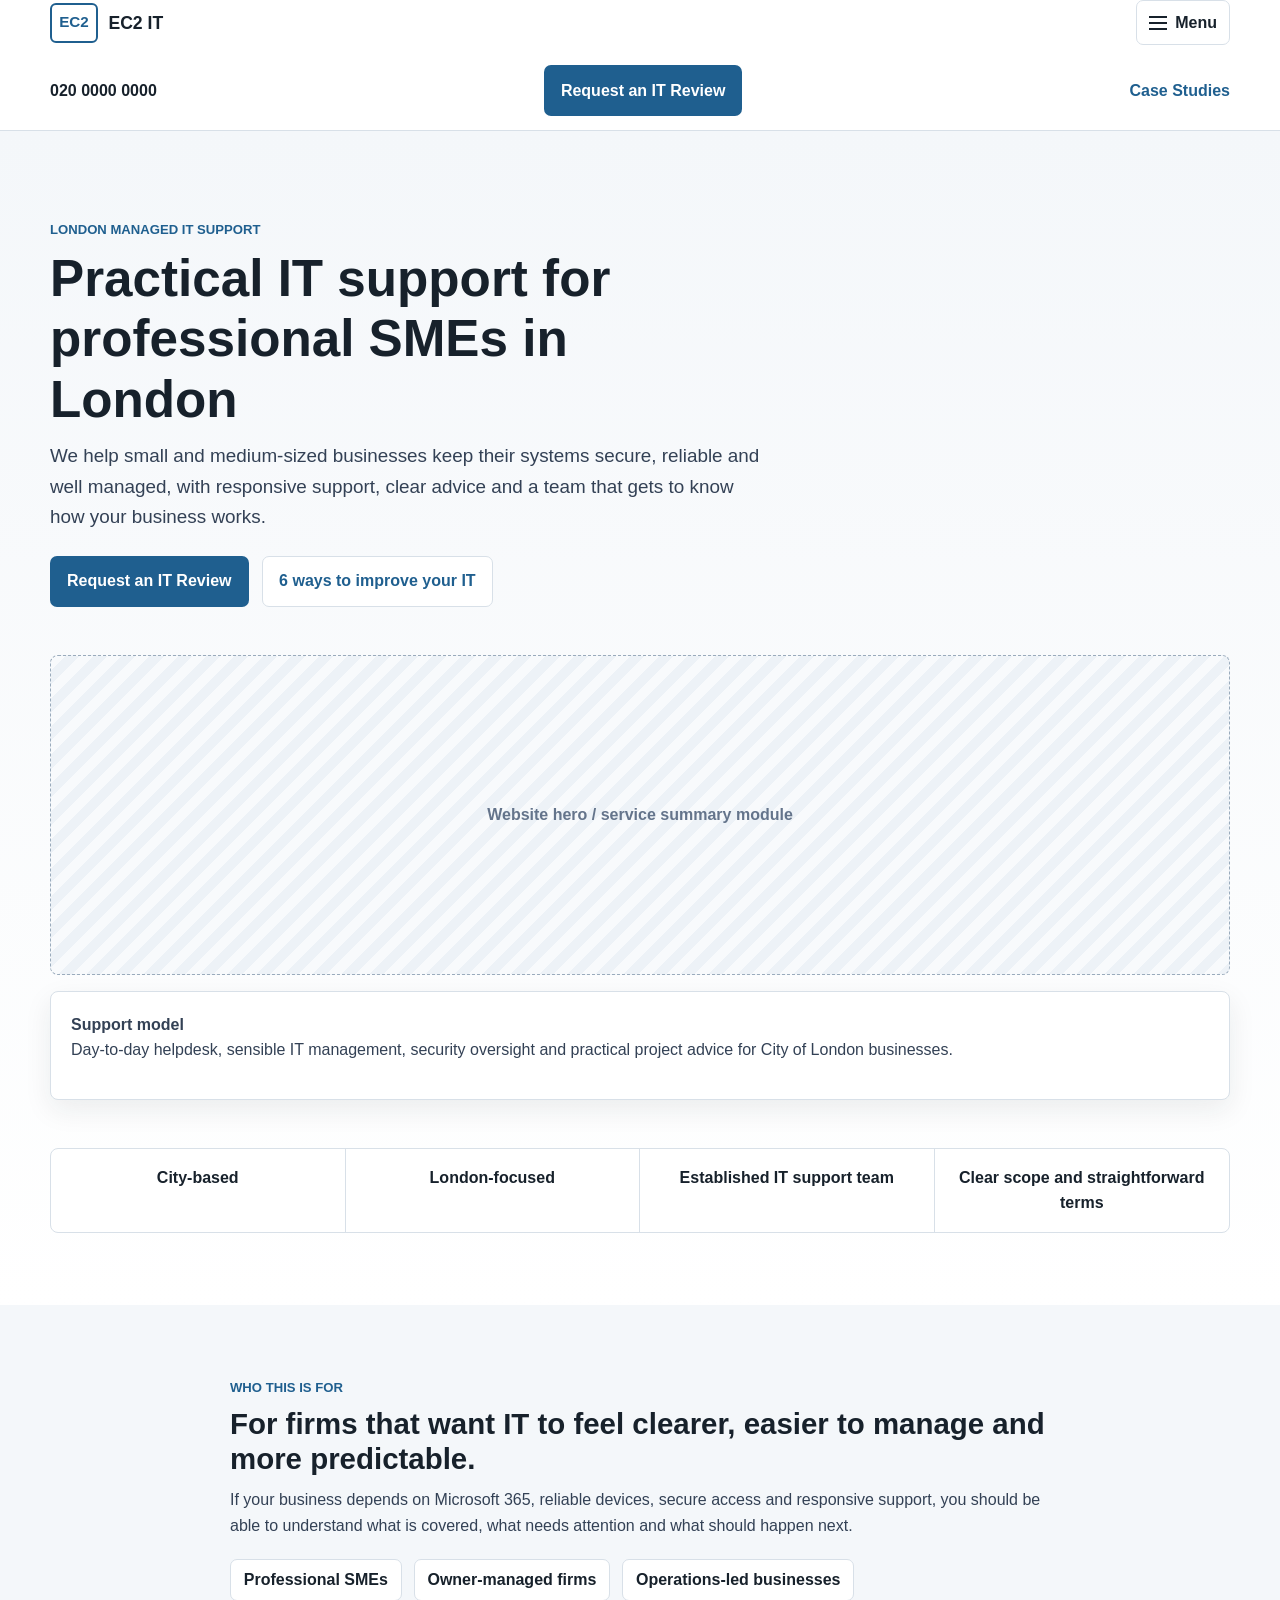
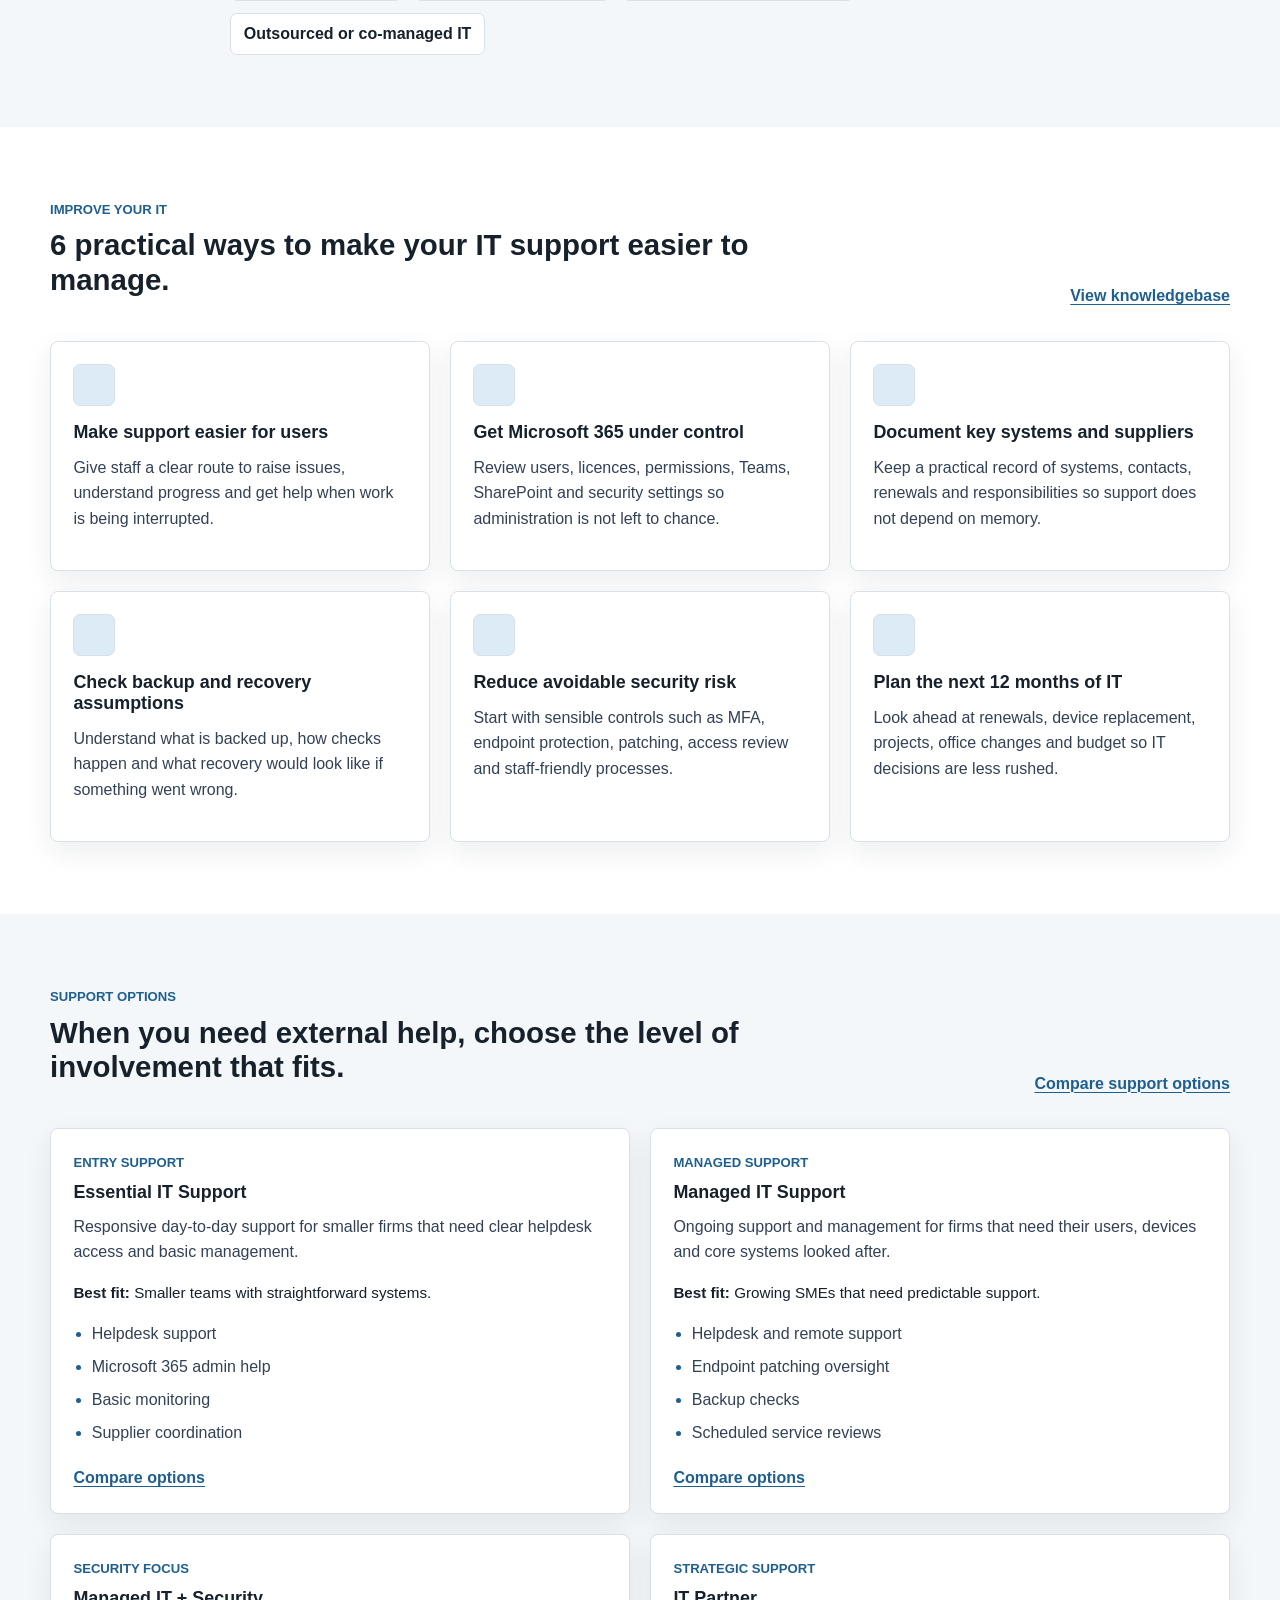
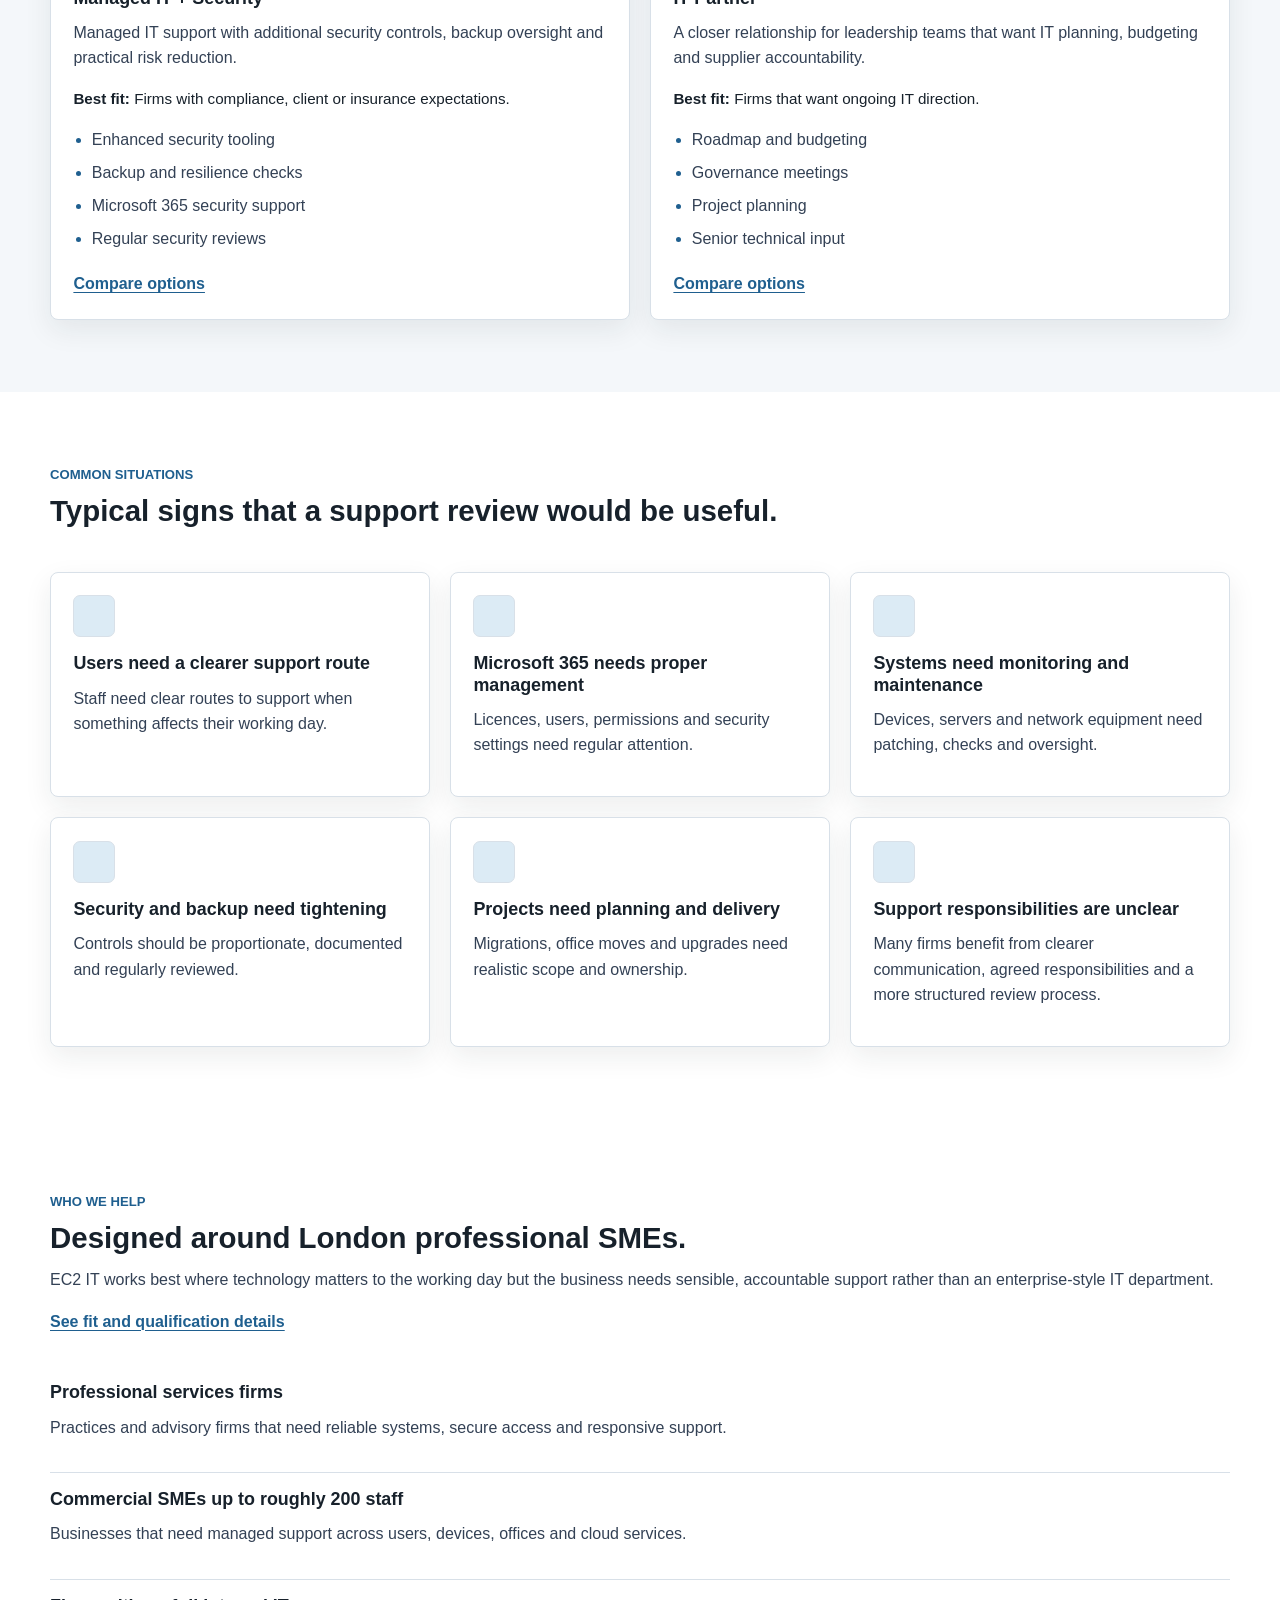
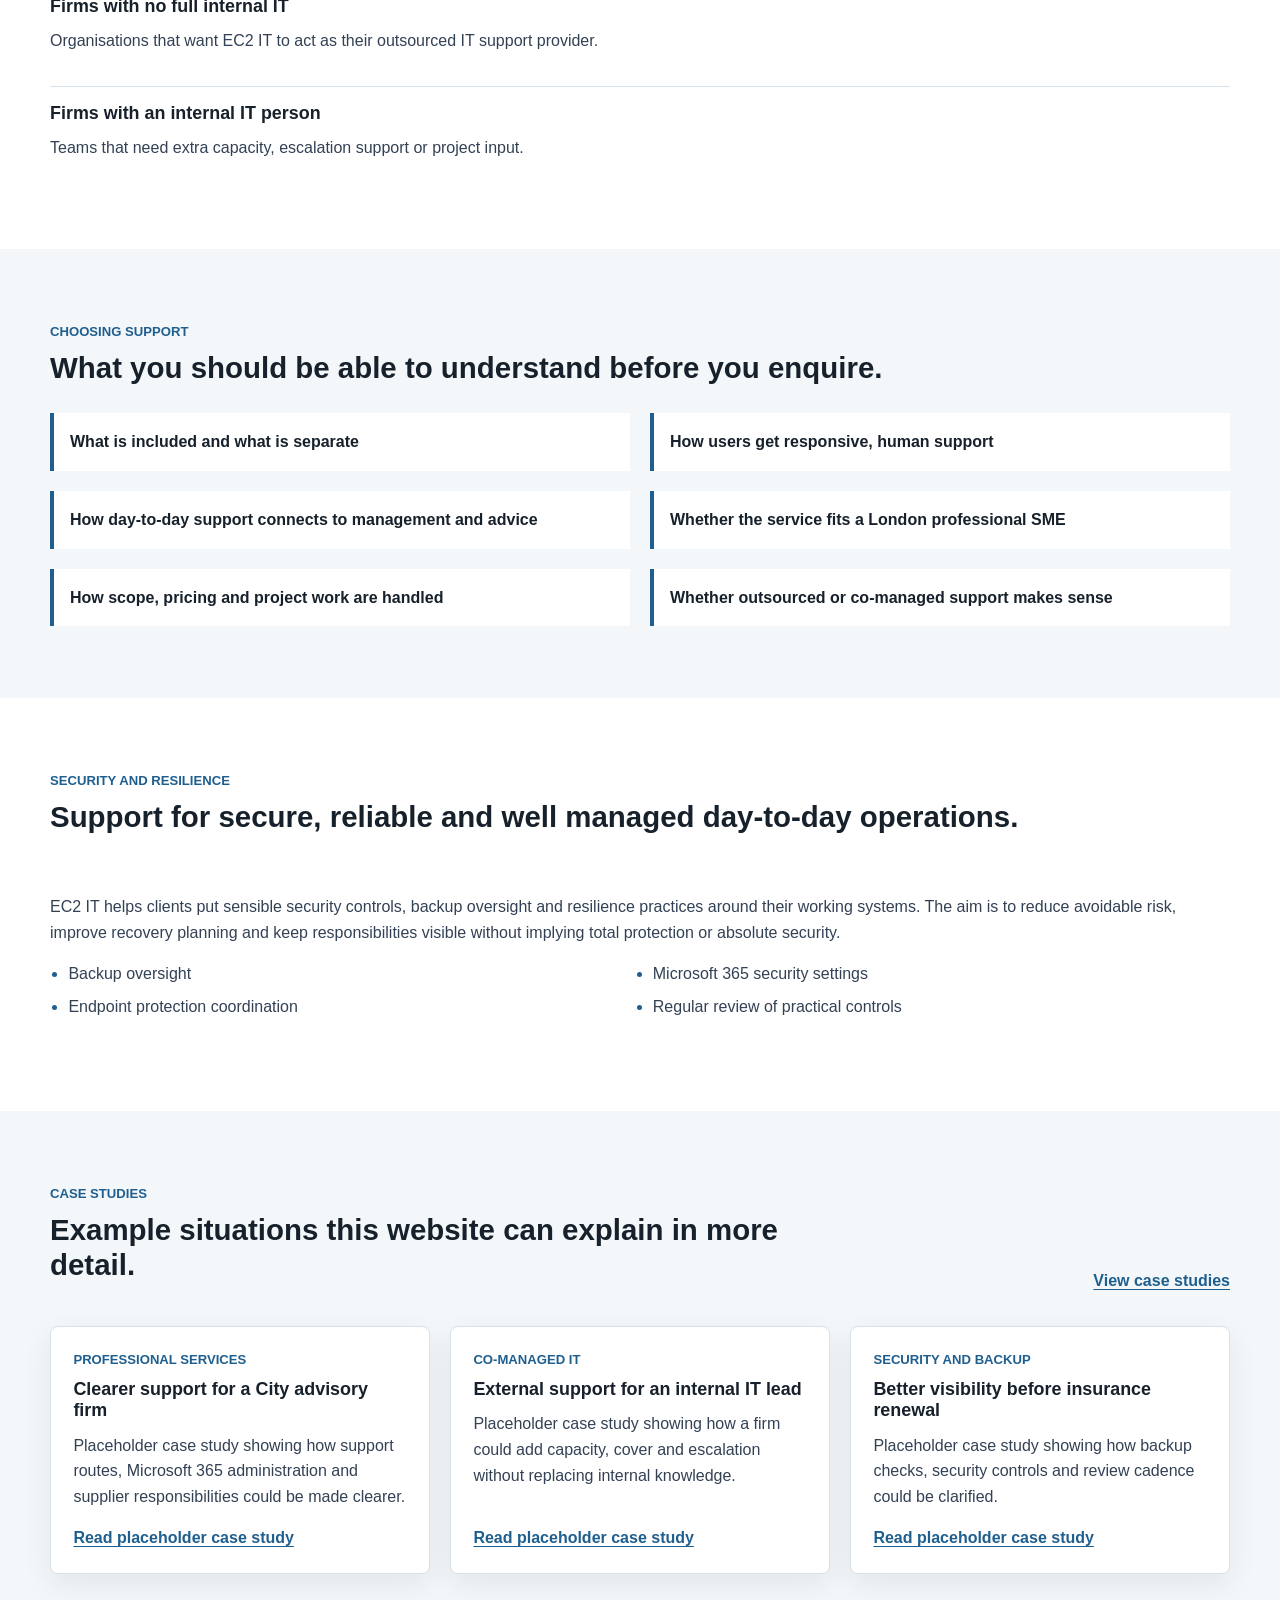
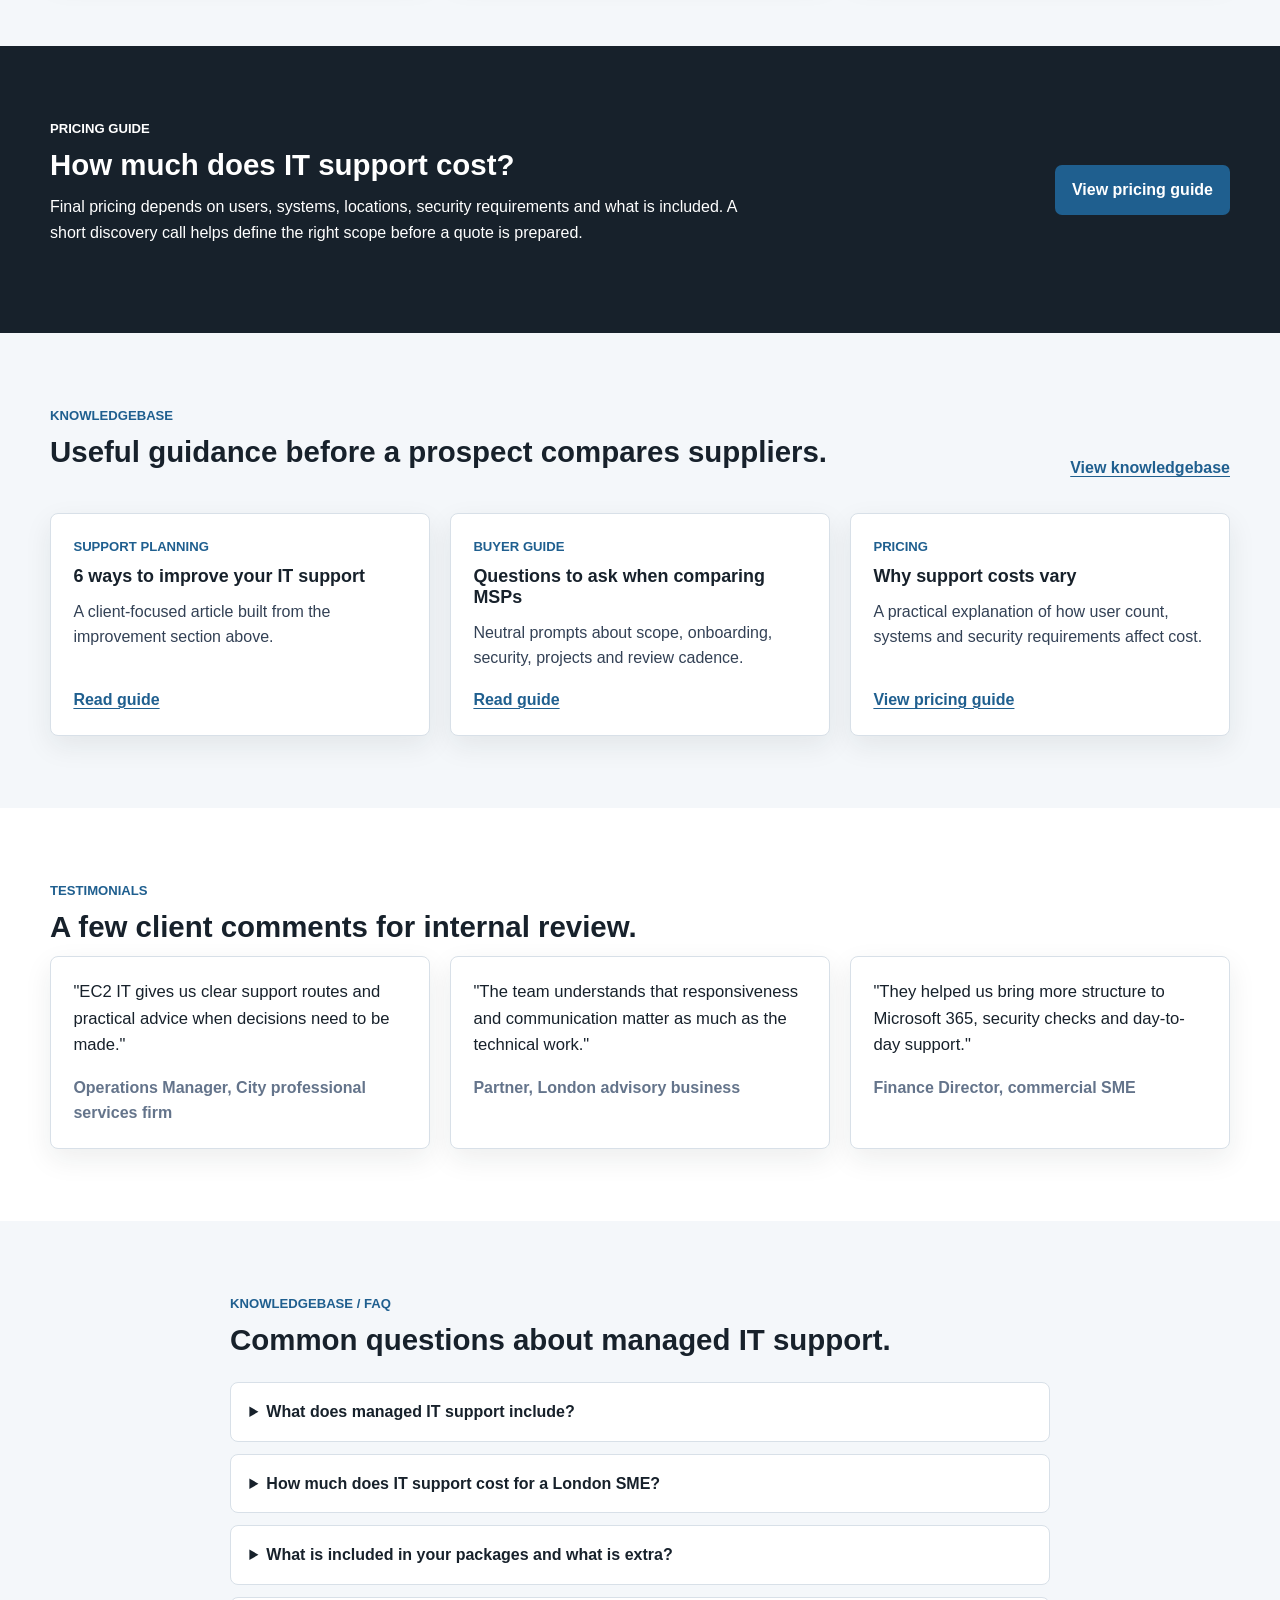
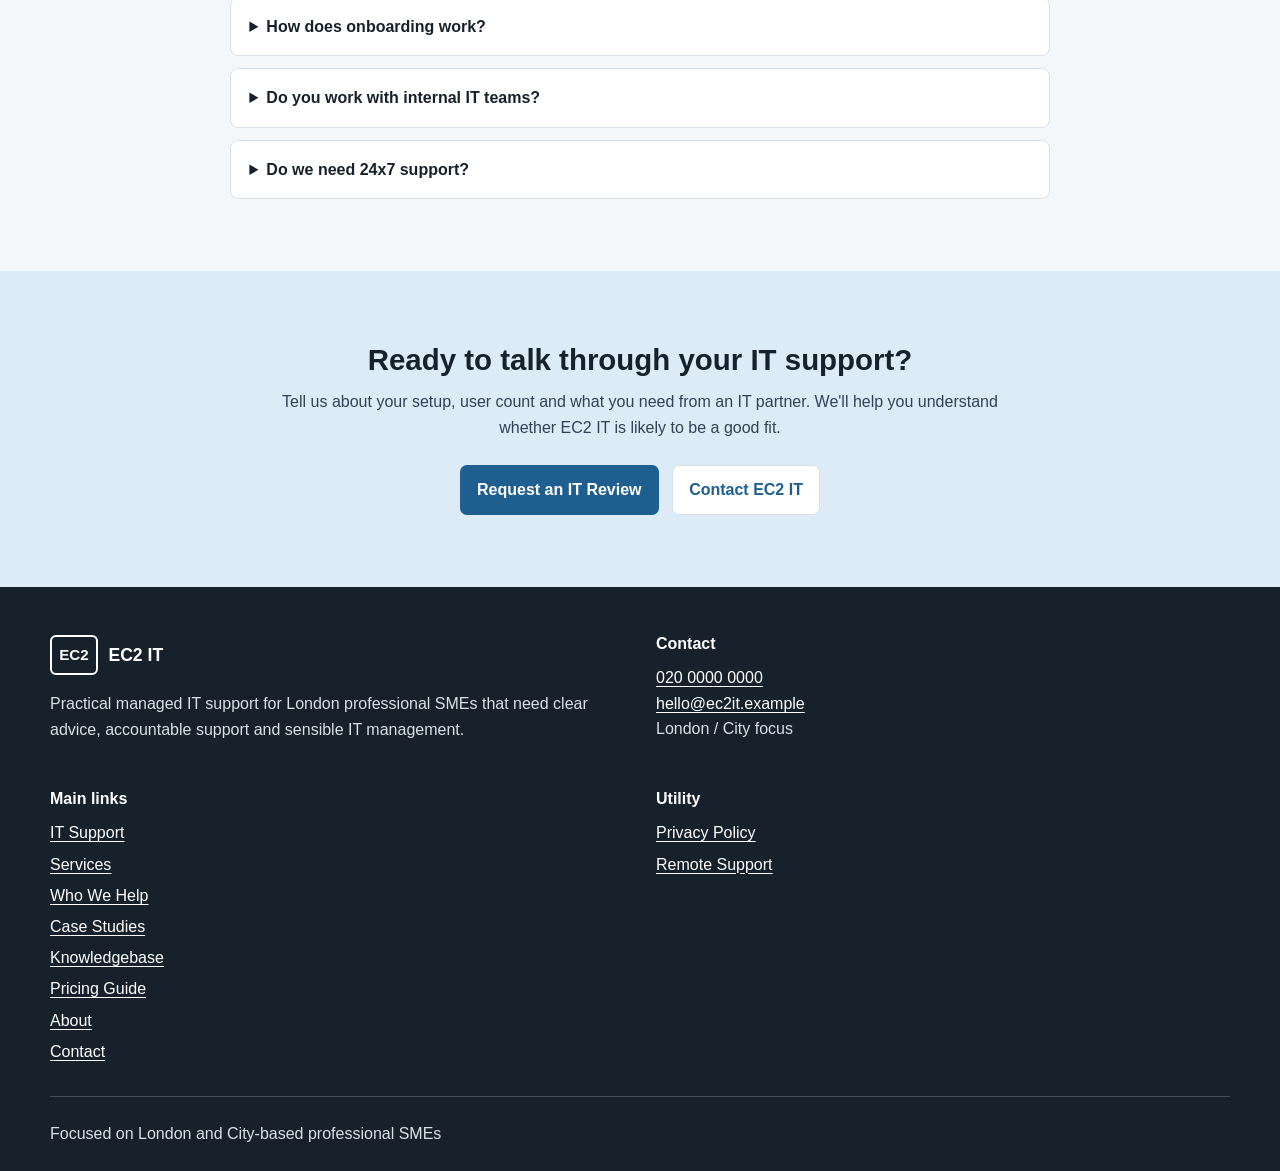
<file: index.html>
<!doctype html>
<html lang="en-GB">
<head>
  <meta charset="utf-8">
  <meta name="viewport" content="width=device-width, initial-scale=1">
  <title>EC2 IT | Practical IT support for professional SMEs in London</title>
  <meta name="description" content="A structured website prototype for EC2 IT, a London and City-focused managed IT support provider for professional SMEs.">
  <link rel="stylesheet" href="assets/css/styles.css">
</head>
<body class="template-ja-vega">
  <a class="skip-link" href="#main-content">Skip to main content</a>
  <!-- Header module -->
  <header class="site-header">
    <div class="container header-inner">
      <a class="brand" href="index.html" aria-label="EC2 IT home">
        <span class="brand-mark" aria-hidden="true">EC2</span>
        <span class="brand-text">EC2 IT</span>
      </a>

      <button class="nav-toggle" type="button" aria-expanded="false" aria-controls="primary-navigation">
        <span class="nav-toggle-box" aria-hidden="true"><span></span><span></span><span></span></span>
        <span class="nav-toggle-text">Menu</span>
      </button>

      <nav class="primary-nav" id="primary-navigation" aria-label="Primary navigation">
        <ul>
          <li><a href="about.html">Why Us</a></li>
          <li>
            <details class="nav-mega">
              <summary>What We Do</summary>
              <!-- Mega menu module: What We Do -->
              <div class="mega-panel">
                <div class="mega-panel-inner">
                  <div>
                    <p class="section-kicker">Traditional services</p>
                    <h2>Core capabilities</h2>
                    <p class="mega-intro">Best for in-house IT managers, CTOs and operations leads looking for specific support capability.</p>
                    <div class="mega-section-grid">
                      <ul class="mega-link-list">
                        <li><a href="packages.html">Managed IT Support</a><small>Responsive helpdesk, monitoring options and agreed City response expectations.</small></li>
                        <li><a href="services.html#cyber-readiness">Cyber Security &amp; Compliance</a><small>Managed SOC coordination, penetration testing support and FCA/ISO27001 readiness.</small></li>
                        <li><a href="services.html#cloud-infrastructure">Cloud &amp; Infrastructure</a><small>Secure Azure, AWS, private cloud and hybrid environments.</small></li>
                      </ul>
                      <ul class="mega-link-list">
                        <li><a href="services.html#modern-workplace">Modern Workplace</a><small>Microsoft 365 optimisation, secure remote working and hardware lifecycle planning.</small></li>
                        <li><a href="services.html#strategic-vcio">Strategic vCIO</a><small>Technology roadmapping, budgeting and IT governance for leadership reporting.</small></li>
                        <li><a href="pricing.html">Pricing Guide</a><small>Indicative support ranges and the factors that change monthly cost.</small></li>
                      </ul>
                    </div>
                  </div>
                  <aside class="mega-case-study" aria-label="Featured case study">
                    <div class="placeholder-box small"><span>City office image placeholder</span></div>
                    <p class="card-label">Featured case study</p>
                    <h3>Weekend Cloud Migration</h3>
                    <p>How a 150-user investment firm could move to a secure private cloud with careful planning, testing and weekend delivery.</p>
                    <a class="card-link" href="case-studies.html">Read the success story -&gt;</a>
                  </aside>
                </div>
                <div class="mega-trust-footer">Serving firms in EC1-EC4. City response expectations are agreed during discovery, with local engineer coverage available where required.</div>
              </div>
            </details>
          </li>
          <li>
            <details class="nav-mega">
              <summary>Who You Are</summary>
              <!-- Mega menu module: Who You Are -->
              <div class="mega-panel">
                <div class="mega-panel-inner">
                  <div>
                    <p class="section-kicker">Sectors and roles</p>
                    <h2>For professional services teams with specific working pressures.</h2>
                    <div class="mega-section-grid">
                      <div>
                        <h3>By industry sector</h3>
                        <ul class="mega-link-list">
                          <li><a href="who-we-help.html#legal-firms">Legal &amp; Law Firms</a><small>Secure case management, SRA considerations and encrypted communication systems.</small></li>
                          <li><a href="who-we-help.html#finance-firms">Finance &amp; Wealth Management</a><small>FCA-aligned data storage, resilient infrastructure and clear audit trails.</small></li>
                          <li><a href="who-we-help.html#consultancy-firms">Executive Search &amp; Consultancy</a><small>CRM availability, mobile workforce security and reliable client presentation tech.</small></li>
                        </ul>
                      </div>
                      <div>
                        <h3>By your role</h3>
                        <ul class="mega-link-list">
                          <li><a href="who-we-help.html#business-leaders">For Business Leaders</a><small>Scale securely, control IT spend and reduce operational uncertainty.</small></li>
                          <li><a href="who-we-help.html#internal-it-teams">For Internal IT Teams</a><small>Escalation support, project delivery and monitoring to support internal capacity.</small></li>
                        </ul>
                      </div>
                    </div>
                  </div>
                  <aside class="mega-case-study" aria-label="Featured legal case study">
                    <p class="card-label">Featured case study</p>
                    <h3>SRA &amp; Cyber Essentials Plus Readiness</h3>
                    <p>How a Mayfair law firm could tighten email security, improve compliance evidence and reduce spoofing risk.</p>
                    <a class="card-link" href="case-studies.html">See legal case study -&gt;</a>
                  </aside>
                </div>
                <div class="mega-trust-footer">Serving firms in EC1-EC4. Local knowledge matters when office visits, supplier coordination and executive availability are time-sensitive.</div>
              </div>
            </details>
          </li>
          <li>
            <details class="nav-mega">
              <summary class="is-current">Your Challenges</summary>
              <!-- Mega menu module: Your Challenges -->
              <div class="mega-panel">
                <div class="mega-panel-inner">
                  <div>
                    <p class="section-kicker">What is your question?</p>
                    <h2>Start from the trigger event, not the technical label.</h2>
                    <ul class="mega-link-list">
                      <li><a href="services.html#office-relocation">We are moving offices in the City. How do we avoid downtime?</a><span class="challenge-answer">Solution: Office relocation planning and IT move support.</span></li>
                      <li><a href="services.html#cyber-readiness">Are our client files safe from a cyber attack?</a><span class="challenge-answer">Solution: Cyber security audit and readiness review.</span></li>
                      <li><a href="services.html#msp-transition">Our current IT support is slower than we need. How quickly can we switch?</a><span class="challenge-answer">Solution: Managed provider transition planning.</span></li>
                      <li><a href="services.html#compliance-governance">How do we align IT infrastructure with FCA guidelines?</a><span class="challenge-answer">Solution: Compliance and governance framework support.</span></li>
                      <li><a href="services.html#device-provisioning">We are hiring fast. How do we onboard remote staff quickly?</a><span class="challenge-answer">Solution: Rapid device provisioning and secure onboarding.</span></li>
                    </ul>
                  </div>
                  <aside class="mega-case-study" aria-label="Featured transition case study">
                    <p class="card-label">Featured case study</p>
                    <h3>Switched in 14 Days</h3>
                    <p>How a City consultancy could move support provider with documented access, phased onboarding and no disruption to active client projects.</p>
                    <a class="card-link" href="case-studies.html">See transition case study -&gt;</a>
                  </aside>
                </div>
                <div class="mega-trust-footer">Serving firms in EC1-EC4. Practical local support for office moves, leadership meetings and time-sensitive City working patterns.</div>
              </div>
            </details>
          </li>
          <li><a href="knowledgebase.html">Knowledge Hub</a></li>
        </ul>
      </nav>

      <div class="header-actions" aria-label="Contact and enquiries">
        <a class="phone-link" href="tel:+442000000000">020 0000 0000</a>
        <a class="btn btn-primary" href="contact.html">Request an IT Review</a>
        <a class="btn-link" href="case-studies.html">Case Studies</a>
      </div>
    </div>
  </header>

  <main id="main-content">
    <!-- Hero article/module -->
    <section class="hero section">
      <div class="container hero-grid">
        <div class="hero-copy">
          <p class="eyebrow">London managed IT support</p>
          <h1>Practical IT support for professional SMEs in London</h1>
          <p class="lead">We help small and medium-sized businesses keep their systems secure, reliable and well managed, with responsive support, clear advice and a team that gets to know how your business works.</p>
          <div class="button-row">
            <a class="btn btn-primary" href="contact.html">Request an IT Review</a>
            <a class="btn btn-secondary" href="#improve-it">6 ways to improve your IT</a>
          </div>
        </div>
        <div class="hero-panel" aria-label="Service summary">
          <div class="placeholder-box large">
            <span>Website hero / service summary module</span>
          </div>
          <div class="panel-note">
            <strong>Support model</strong>
            <p>Day-to-day helpdesk, sensible IT management, security oversight and practical project advice for City of London businesses.</p>
          </div>
        </div>
      </div>
      <div class="container">
        <ul class="proof-strip" aria-label="Key proof points">
          <li>City-based</li>
          <li>London-focused</li>
          <li>Established IT support team</li>
          <li>Clear scope and straightforward terms</li>
        </ul>
      </div>
    </section>

    <!-- Trust statement article/module -->
    <section class="section section-muted">
      <div class="container narrow">
        <p class="section-kicker">Who this is for</p>
        <h2>For firms that want IT to feel clearer, easier to manage and more predictable.</h2>
        <p>If your business depends on Microsoft 365, reliable devices, secure access and responsive support, you should be able to understand what is covered, what needs attention and what should happen next.</p>
        <div class="tag-grid" aria-label="Client types">
          <span>Professional SMEs</span>
          <span>Owner-managed firms</span>
          <span>Operations-led businesses</span>
          <span>Outsourced or co-managed IT</span>
        </div>
      </div>
    </section>

    <!-- Client improvement article/module -->
    <section class="section" id="improve-it">
      <div class="container">
        <div class="section-heading">
          <div>
            <p class="section-kicker">Improve your IT</p>
            <h2>6 practical ways to make your IT support easier to manage.</h2>
          </div>
          <a class="text-link" href="knowledgebase.html">View knowledgebase</a>
        </div>

        <div class="card-grid three">
          <article class="mini-card">
            <div class="icon-placeholder" aria-hidden="true"></div>
            <h3>Make support easier for users</h3>
            <p>Give staff a clear route to raise issues, understand progress and get help when work is being interrupted.</p>
          </article>
          <article class="mini-card">
            <div class="icon-placeholder" aria-hidden="true"></div>
            <h3>Get Microsoft 365 under control</h3>
            <p>Review users, licences, permissions, Teams, SharePoint and security settings so administration is not left to chance.</p>
          </article>
          <article class="mini-card">
            <div class="icon-placeholder" aria-hidden="true"></div>
            <h3>Document key systems and suppliers</h3>
            <p>Keep a practical record of systems, contacts, renewals and responsibilities so support does not depend on memory.</p>
          </article>
          <article class="mini-card">
            <div class="icon-placeholder" aria-hidden="true"></div>
            <h3>Check backup and recovery assumptions</h3>
            <p>Understand what is backed up, how checks happen and what recovery would look like if something went wrong.</p>
          </article>
          <article class="mini-card">
            <div class="icon-placeholder" aria-hidden="true"></div>
            <h3>Reduce avoidable security risk</h3>
            <p>Start with sensible controls such as MFA, endpoint protection, patching, access review and staff-friendly processes.</p>
          </article>
          <article class="mini-card">
            <div class="icon-placeholder" aria-hidden="true"></div>
            <h3>Plan the next 12 months of IT</h3>
            <p>Look ahead at renewals, device replacement, projects, office changes and budget so IT decisions are less rushed.</p>
          </article>
        </div>
      </div>
    </section>

    <!-- Package cards module -->
    <section class="section section-muted">
      <div class="container">
        <div class="section-heading">
          <div>
            <p class="section-kicker">Support options</p>
            <h2>When you need external help, choose the level of involvement that fits.</h2>
          </div>
          <a class="text-link" href="packages.html">Compare support options</a>
        </div>

        <div class="card-grid four">
          <article class="card package-card">
            <p class="card-label">Entry support</p>
            <h3>Essential IT Support</h3>
            <p>Responsive day-to-day support for smaller firms that need clear helpdesk access and basic management.</p>
            <p class="best-fit"><strong>Best fit:</strong> Smaller teams with straightforward systems.</p>
            <ul class="check-list">
              <li>Helpdesk support</li>
              <li>Microsoft 365 admin help</li>
              <li>Basic monitoring</li>
              <li>Supplier coordination</li>
            </ul>
            <a class="card-link" href="packages.html">Compare options</a>
          </article>

          <article class="card package-card">
            <p class="card-label">Managed support</p>
            <h3>Managed IT Support</h3>
            <p>Ongoing support and management for firms that need their users, devices and core systems looked after.</p>
            <p class="best-fit"><strong>Best fit:</strong> Growing SMEs that need predictable support.</p>
            <ul class="check-list">
              <li>Helpdesk and remote support</li>
              <li>Endpoint patching oversight</li>
              <li>Backup checks</li>
              <li>Scheduled service reviews</li>
            </ul>
            <a class="card-link" href="packages.html">Compare options</a>
          </article>

          <article class="card package-card">
            <p class="card-label">Security focus</p>
            <h3>Managed IT + Security</h3>
            <p>Managed IT support with additional security controls, backup oversight and practical risk reduction.</p>
            <p class="best-fit"><strong>Best fit:</strong> Firms with compliance, client or insurance expectations.</p>
            <ul class="check-list">
              <li>Enhanced security tooling</li>
              <li>Backup and resilience checks</li>
              <li>Microsoft 365 security support</li>
              <li>Regular security reviews</li>
            </ul>
            <a class="card-link" href="packages.html">Compare options</a>
          </article>

          <article class="card package-card">
            <p class="card-label">Strategic support</p>
            <h3>IT Partner</h3>
            <p>A closer relationship for leadership teams that want IT planning, budgeting and supplier accountability.</p>
            <p class="best-fit"><strong>Best fit:</strong> Firms that want ongoing IT direction.</p>
            <ul class="check-list">
              <li>Roadmap and budgeting</li>
              <li>Governance meetings</li>
              <li>Project planning</li>
              <li>Senior technical input</li>
            </ul>
            <a class="card-link" href="packages.html">Compare options</a>
          </article>
        </div>
      </div>
    </section>

    <!-- Common situations module -->
    <section class="section">
      <div class="container">
        <div class="section-heading">
          <div>
            <p class="section-kicker">Common situations</p>
            <h2>Typical signs that a support review would be useful.</h2>
          </div>
        </div>

        <div class="card-grid three">
          <article class="mini-card">
            <div class="icon-placeholder" aria-hidden="true"></div>
            <h3>Users need a clearer support route</h3>
            <p>Staff need clear routes to support when something affects their working day.</p>
          </article>
          <article class="mini-card">
            <div class="icon-placeholder" aria-hidden="true"></div>
            <h3>Microsoft 365 needs proper management</h3>
            <p>Licences, users, permissions and security settings need regular attention.</p>
          </article>
          <article class="mini-card">
            <div class="icon-placeholder" aria-hidden="true"></div>
            <h3>Systems need monitoring and maintenance</h3>
            <p>Devices, servers and network equipment need patching, checks and oversight.</p>
          </article>
          <article class="mini-card">
            <div class="icon-placeholder" aria-hidden="true"></div>
            <h3>Security and backup need tightening</h3>
            <p>Controls should be proportionate, documented and regularly reviewed.</p>
          </article>
          <article class="mini-card">
            <div class="icon-placeholder" aria-hidden="true"></div>
            <h3>Projects need planning and delivery</h3>
            <p>Migrations, office moves and upgrades need realistic scope and ownership.</p>
          </article>
          <article class="mini-card">
            <div class="icon-placeholder" aria-hidden="true"></div>
            <h3>Support responsibilities are unclear</h3>
            <p>Many firms benefit from clearer communication, agreed responsibilities and a more structured review process.</p>
          </article>
        </div>
      </div>
    </section>

    <!-- Who we help module -->
    <section class="section">
      <div class="container">
        <div class="split-layout">
          <div>
            <p class="section-kicker">Who we help</p>
            <h2>Designed around London professional SMEs.</h2>
            <p>EC2 IT works best where technology matters to the working day but the business needs sensible, accountable support rather than an enterprise-style IT department.</p>
            <a class="text-link" href="who-we-help.html">See fit and qualification details</a>
          </div>
          <div class="feature-list">
            <article>
              <h3>Professional services firms</h3>
              <p>Practices and advisory firms that need reliable systems, secure access and responsive support.</p>
            </article>
            <article>
              <h3>Commercial SMEs up to roughly 200 staff</h3>
              <p>Businesses that need managed support across users, devices, offices and cloud services.</p>
            </article>
            <article>
              <h3>Firms with no full internal IT</h3>
              <p>Organisations that want EC2 IT to act as their outsourced IT support provider.</p>
            </article>
            <article>
              <h3>Firms with an internal IT person</h3>
              <p>Teams that need extra capacity, escalation support or project input.</p>
            </article>
          </div>
        </div>
      </div>
    </section>

    <!-- Support expectations module -->
    <section class="section section-muted">
      <div class="container">
        <p class="section-kicker">Choosing support</p>
        <h2>What you should be able to understand before you enquire.</h2>
        <div class="reason-grid">
          <div class="reason-item">What is included and what is separate</div>
          <div class="reason-item">How users get responsive, human support</div>
          <div class="reason-item">How day-to-day support connects to management and advice</div>
          <div class="reason-item">Whether the service fits a London professional SME</div>
          <div class="reason-item">How scope, pricing and project work are handled</div>
          <div class="reason-item">Whether outsourced or co-managed support makes sense</div>
        </div>
      </div>
    </section>

    <!-- Security reassurance article/module -->
    <section class="section">
      <div class="container split-layout">
        <div>
          <p class="section-kicker">Security and resilience</p>
          <h2>Support for secure, reliable and well managed day-to-day operations.</h2>
        </div>
        <div>
          <p>EC2 IT helps clients put sensible security controls, backup oversight and resilience practices around their working systems. The aim is to reduce avoidable risk, improve recovery planning and keep responsibilities visible without implying total protection or absolute security.</p>
          <ul class="check-list columns">
            <li>Backup oversight</li>
            <li>Microsoft 365 security settings</li>
            <li>Endpoint protection coordination</li>
            <li>Regular review of practical controls</li>
          </ul>
        </div>
      </div>
    </section>

    <!-- Case studies module -->
    <section class="section section-muted">
      <div class="container">
        <div class="section-heading">
          <div>
            <p class="section-kicker">Case studies</p>
            <h2>Example situations this website can explain in more detail.</h2>
          </div>
          <a class="text-link" href="case-studies.html">View case studies</a>
        </div>
        <div class="card-grid three">
          <article class="case-card">
            <p class="card-label">Professional services</p>
            <h3>Clearer support for a City advisory firm</h3>
            <p>Placeholder case study showing how support routes, Microsoft 365 administration and supplier responsibilities could be made clearer.</p>
            <a class="card-link" href="case-studies.html">Read placeholder case study</a>
          </article>
          <article class="case-card">
            <p class="card-label">Co-managed IT</p>
            <h3>External support for an internal IT lead</h3>
            <p>Placeholder case study showing how a firm could add capacity, cover and escalation without replacing internal knowledge.</p>
            <a class="card-link" href="case-studies.html">Read placeholder case study</a>
          </article>
          <article class="case-card">
            <p class="card-label">Security and backup</p>
            <h3>Better visibility before insurance renewal</h3>
            <p>Placeholder case study showing how backup checks, security controls and review cadence could be clarified.</p>
            <a class="card-link" href="case-studies.html">Read placeholder case study</a>
          </article>
        </div>
      </div>
    </section>

    <!-- Pricing teaser module -->
    <section class="section section-callout">
      <div class="container callout">
        <div>
          <p class="section-kicker">Pricing guide</p>
          <h2>How much does IT support cost?</h2>
          <p>Final pricing depends on users, systems, locations, security requirements and what is included. A short discovery call helps define the right scope before a quote is prepared.</p>
        </div>
        <a class="btn btn-primary" href="pricing.html">View pricing guide</a>
      </div>
    </section>

    <!-- Knowledgebase module -->
    <section class="section section-muted">
      <div class="container">
        <div class="section-heading">
          <div>
            <p class="section-kicker">Knowledgebase</p>
            <h2>Useful guidance before a prospect compares suppliers.</h2>
          </div>
          <a class="text-link" href="knowledgebase.html">View knowledgebase</a>
        </div>
        <div class="card-grid three">
          <article class="article-card">
            <p class="card-label">Support planning</p>
            <h3>6 ways to improve your IT support</h3>
            <p>A client-focused article built from the improvement section above.</p>
            <a class="card-link" href="knowledgebase.html">Read guide</a>
          </article>
          <article class="article-card">
            <p class="card-label">Buyer guide</p>
            <h3>Questions to ask when comparing MSPs</h3>
            <p>Neutral prompts about scope, onboarding, security, projects and review cadence.</p>
            <a class="card-link" href="knowledgebase.html">Read guide</a>
          </article>
          <article class="article-card">
            <p class="card-label">Pricing</p>
            <h3>Why support costs vary</h3>
            <p>A practical explanation of how user count, systems and security requirements affect cost.</p>
            <a class="card-link" href="pricing.html">View pricing guide</a>
          </article>
        </div>
      </div>
    </section>

    <!-- Testimonials / proof module -->
    <section class="section">
      <div class="container">
        <p class="section-kicker">Testimonials</p>
        <h2>A few client comments for internal review.</h2>
        <div class="card-grid three">
          <figure class="testimonial-card">
            <blockquote>"EC2 IT gives us clear support routes and practical advice when decisions need to be made."</blockquote>
            <figcaption>Operations Manager, City professional services firm</figcaption>
          </figure>
          <figure class="testimonial-card">
            <blockquote>"The team understands that responsiveness and communication matter as much as the technical work."</blockquote>
            <figcaption>Partner, London advisory business</figcaption>
          </figure>
          <figure class="testimonial-card">
            <blockquote>"They helped us bring more structure to Microsoft 365, security checks and day-to-day support."</blockquote>
            <figcaption>Finance Director, commercial SME</figcaption>
          </figure>
        </div>
      </div>
    </section>

    <!-- FAQ module -->
    <section class="section section-muted" id="faq">
      <div class="container narrow">
        <p class="section-kicker">Knowledgebase / FAQ</p>
        <h2>Common questions about managed IT support.</h2>
        <div class="faq-list">
          <details>
            <summary>What does managed IT support include?</summary>
            <p>It usually includes helpdesk support, user and device administration, Microsoft 365 support, monitoring, patching oversight, supplier coordination and regular service review. The exact scope depends on the package.</p>
          </details>
          <details>
            <summary>How much does IT support cost for a London SME?</summary>
            <p>Costs usually depend on user count, systems, locations, required response levels, security needs and whether project or strategic work is included. See the pricing guide for indicative ranges.</p>
          </details>
          <details>
            <summary>What is included in your packages and what is extra?</summary>
            <p>Core support and management are packaged clearly. Hardware, software licences, major projects, complex remediation and out-of-hours work are normally scoped separately.</p>
          </details>
          <details>
            <summary>How does onboarding work?</summary>
            <p>Onboarding typically starts with discovery, access and documentation, followed by checks on users, devices, Microsoft 365, backup, security controls and support processes.</p>
          </details>
          <details>
            <summary>Do you work with internal IT teams?</summary>
            <p>Yes. EC2 IT can work as the sole IT provider or alongside an internal IT person who needs additional capacity, escalation support or project input.</p>
          </details>
          <details>
            <summary>Do we need 24x7 support?</summary>
            <p>Many professional SMEs do not need full 24x7 support. The right answer depends on working hours, client commitments, system criticality and risk appetite.</p>
          </details>
        </div>
      </div>
    </section>

    <!-- CTA module -->
    <section class="section final-cta">
      <div class="container narrow">
        <h2>Ready to talk through your IT support?</h2>
        <p>Tell us about your setup, user count and what you need from an IT partner. We'll help you understand whether EC2 IT is likely to be a good fit.</p>
        <div class="button-row centered">
          <a class="btn btn-primary" href="contact.html">Request an IT Review</a>
          <a class="btn btn-secondary" href="contact.html">Contact EC2 IT</a>
        </div>
      </div>
    </section>
  </main>

  <!-- Footer module -->
  <footer class="site-footer">
    <div class="container footer-grid">
      <div>
        <a class="brand footer-brand" href="index.html" aria-label="EC2 IT home">
          <span class="brand-mark" aria-hidden="true">EC2</span>
          <span class="brand-text">EC2 IT</span>
        </a>
        <p>Practical managed IT support for London professional SMEs that need clear advice, accountable support and sensible IT management.</p>
      </div>
      <div>
        <h2 class="footer-heading">Contact</h2>
        <address>
          <a href="tel:+442000000000">020 0000 0000</a><br>
          <a href="mailto:hello@ec2it.example">hello@ec2it.example</a><br>
          London / City focus
        </address>
      </div>
      <nav aria-label="Footer main links">
        <h2 class="footer-heading">Main links</h2>
                <ul class="footer-links">
          <li><a href="packages.html">IT Support</a></li>
          <li><a href="services.html">Services</a></li>
          <li><a href="who-we-help.html">Who We Help</a></li>
          <li><a href="case-studies.html">Case Studies</a></li>
          <li><a href="knowledgebase.html">Knowledgebase</a></li>
          <li><a href="pricing.html">Pricing Guide</a></li>
          <li><a href="about.html">About</a></li>
          <li><a href="contact.html">Contact</a></li>
        </ul>
      </nav>
      <nav aria-label="Footer utility links">
        <h2 class="footer-heading">Utility</h2>
        <ul class="footer-links">
          <li><a href="#">Privacy Policy</a></li>
          <li><a href="#">Remote Support</a></li>
        </ul>
      </nav>
    </div>
    <div class="container footer-bottom">
      <p>Focused on London and City-based professional SMEs</p>
    </div>
  </footer>

  <script src="assets/js/main.js"></script>
</body>
</html>
</file>
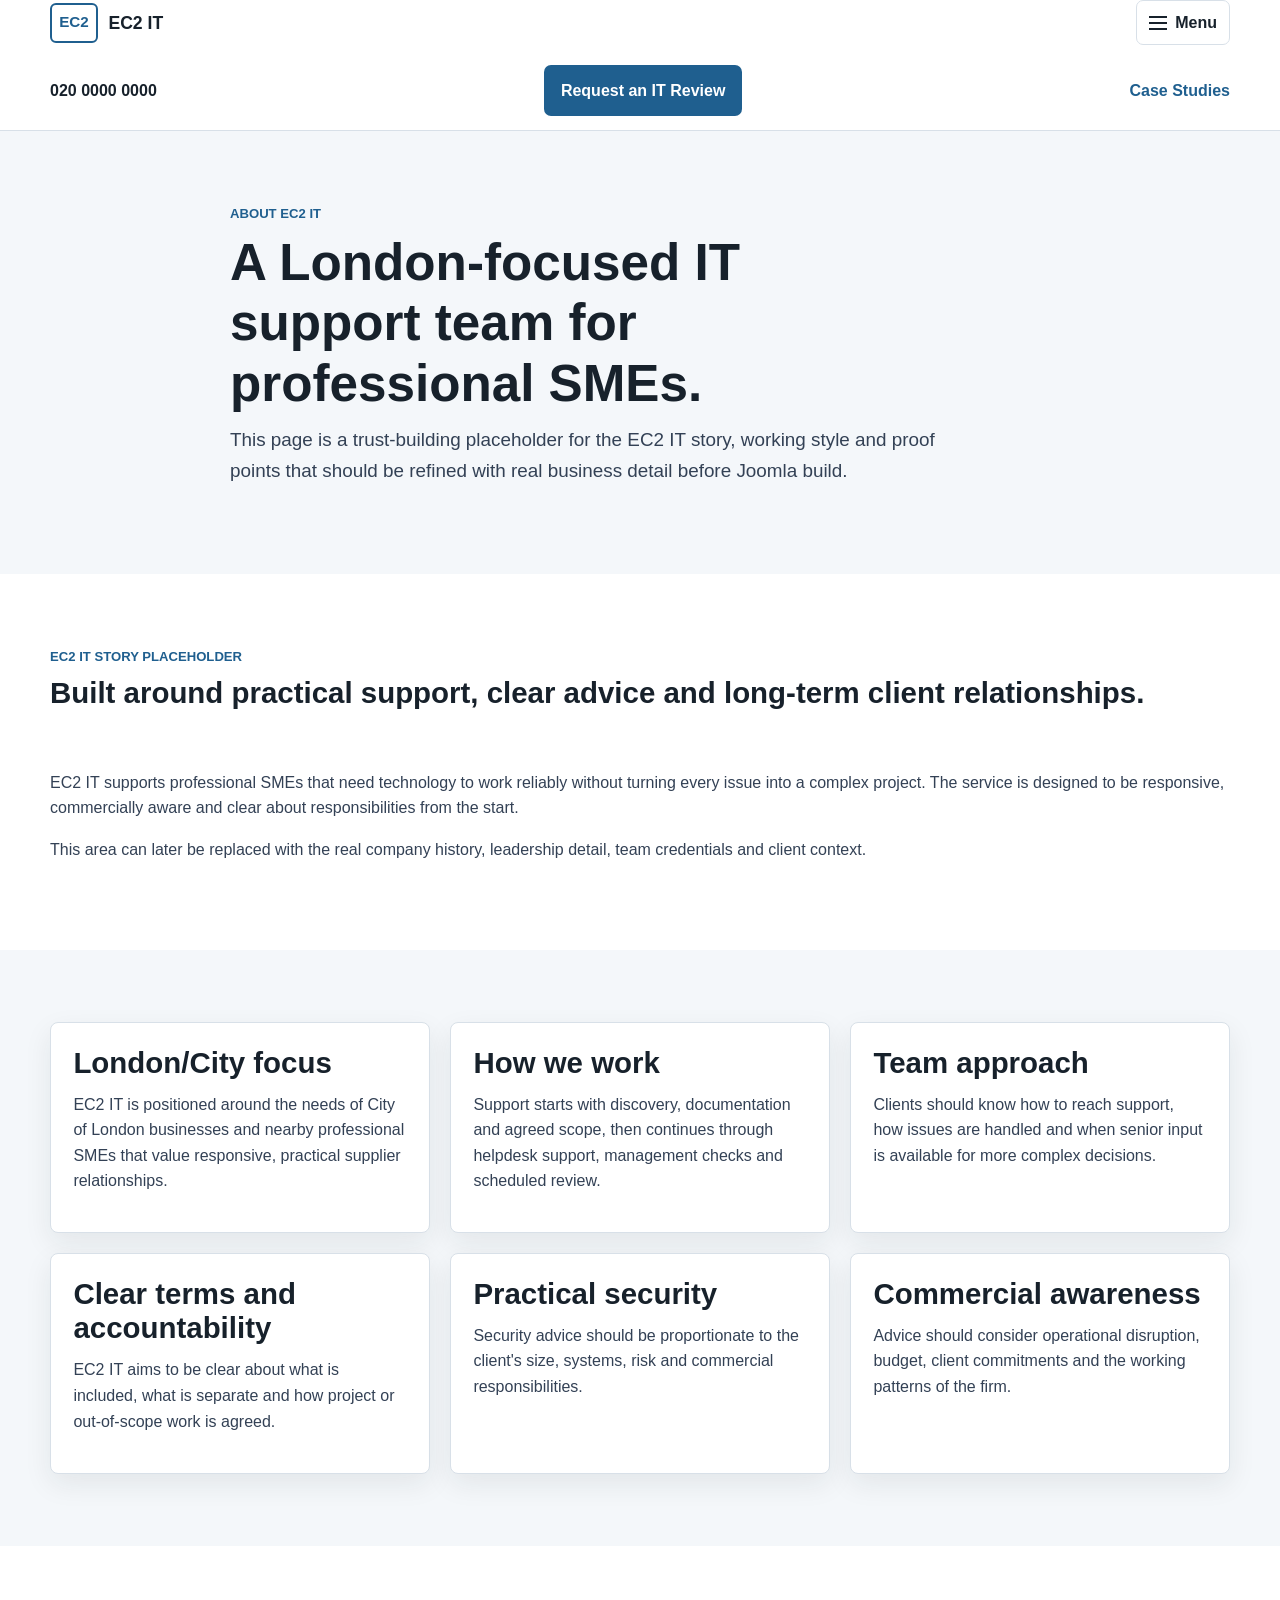
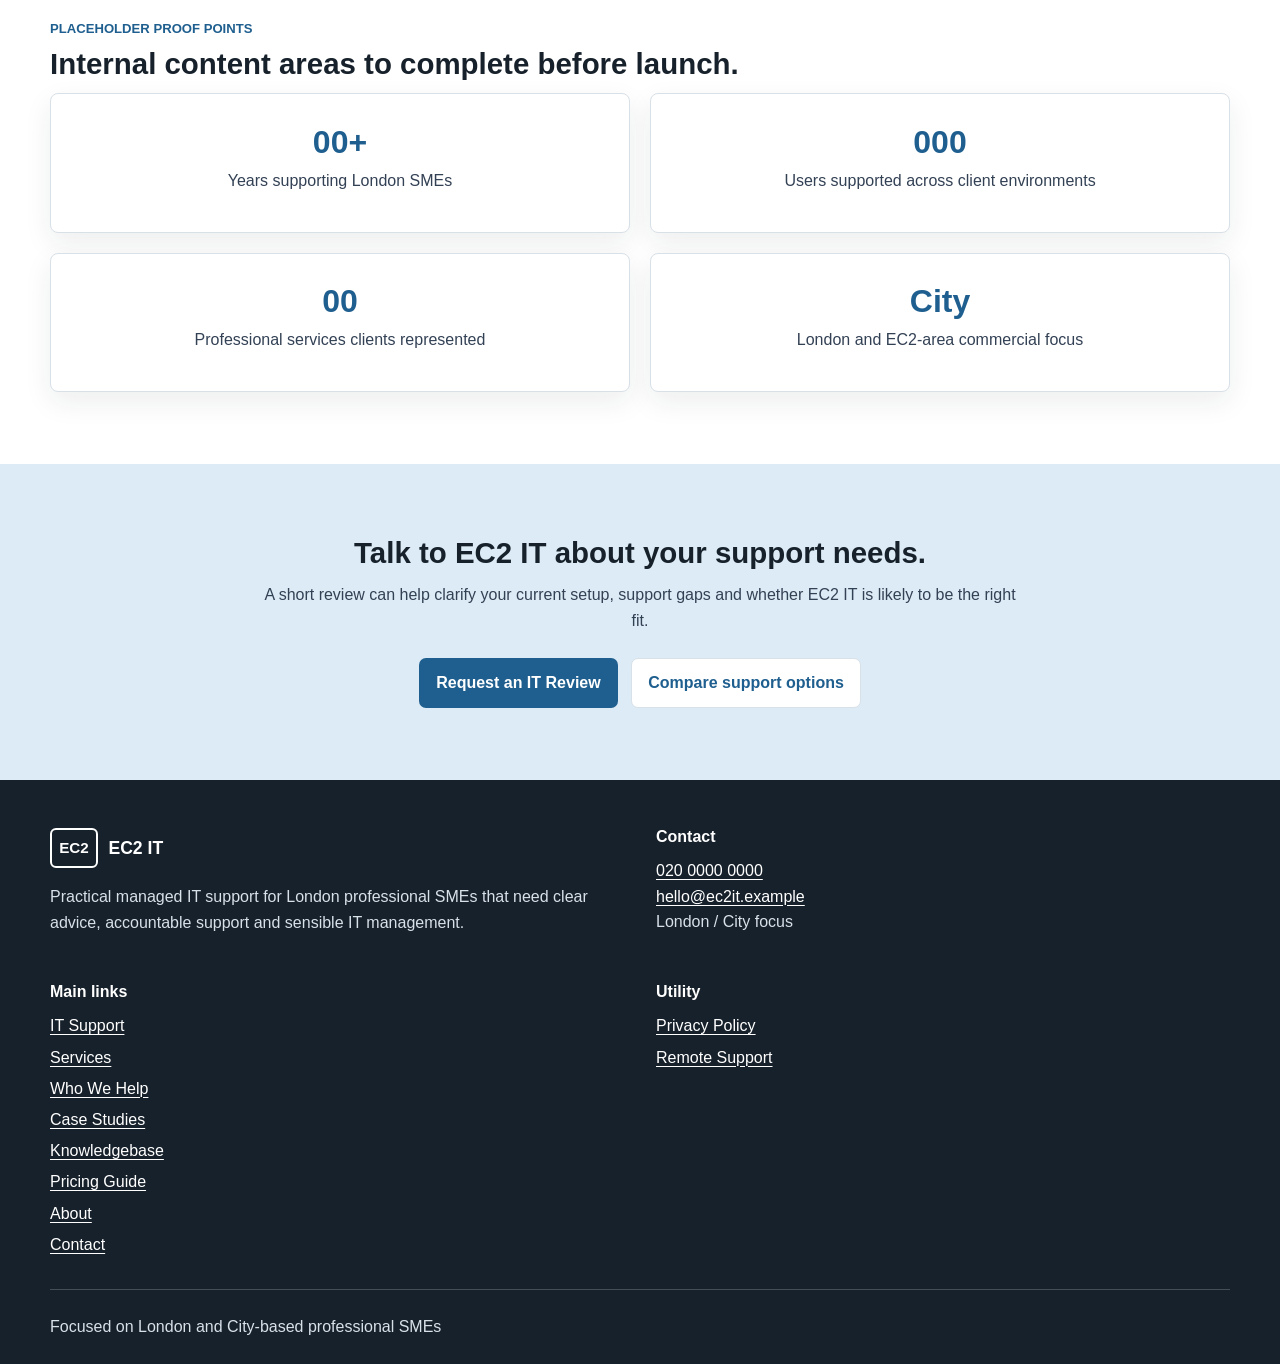
<file: about.html>
<!doctype html>
<html lang="en-GB">
<head>
  <meta charset="utf-8">
  <meta name="viewport" content="width=device-width, initial-scale=1">
  <title>About EC2 IT | London Managed IT Support</title>
  <meta name="description" content="About EC2 IT, a London and City-focused managed IT support provider for professional SMEs.">
  <link rel="stylesheet" href="assets/css/styles.css">
</head>
<body class="template-ja-vega">
  <a class="skip-link" href="#main-content">Skip to main content</a>
  <!-- Header module -->
  <header class="site-header">
    <div class="container header-inner">
      <a class="brand" href="index.html" aria-label="EC2 IT home">
        <span class="brand-mark" aria-hidden="true">EC2</span>
        <span class="brand-text">EC2 IT</span>
      </a>

      <button class="nav-toggle" type="button" aria-expanded="false" aria-controls="primary-navigation">
        <span class="nav-toggle-box" aria-hidden="true"><span></span><span></span><span></span></span>
        <span class="nav-toggle-text">Menu</span>
      </button>

      <nav class="primary-nav" id="primary-navigation" aria-label="Primary navigation">
        <ul>
          <li><a aria-current="page" href="about.html">Why Us</a></li>
          <li>
            <details class="nav-mega">
              <summary>What We Do</summary>
              <!-- Mega menu module: What We Do -->
              <div class="mega-panel">
                <div class="mega-panel-inner">
                  <div>
                    <p class="section-kicker">Traditional services</p>
                    <h2>Core capabilities</h2>
                    <p class="mega-intro">Best for in-house IT managers, CTOs and operations leads looking for specific support capability.</p>
                    <div class="mega-section-grid">
                      <ul class="mega-link-list">
                        <li><a href="packages.html">Managed IT Support</a><small>Responsive helpdesk, monitoring options and agreed City response expectations.</small></li>
                        <li><a href="services.html#cyber-readiness">Cyber Security &amp; Compliance</a><small>Managed SOC coordination, penetration testing support and FCA/ISO27001 readiness.</small></li>
                        <li><a href="services.html#cloud-infrastructure">Cloud &amp; Infrastructure</a><small>Secure Azure, AWS, private cloud and hybrid environments.</small></li>
                      </ul>
                      <ul class="mega-link-list">
                        <li><a href="services.html#modern-workplace">Modern Workplace</a><small>Microsoft 365 optimisation, secure remote working and hardware lifecycle planning.</small></li>
                        <li><a href="services.html#strategic-vcio">Strategic vCIO</a><small>Technology roadmapping, budgeting and IT governance for leadership reporting.</small></li>
                        <li><a href="pricing.html">Pricing Guide</a><small>Indicative support ranges and the factors that change monthly cost.</small></li>
                      </ul>
                    </div>
                  </div>
                  <aside class="mega-case-study" aria-label="Featured case study">
                    <div class="placeholder-box small"><span>City office image placeholder</span></div>
                    <p class="card-label">Featured case study</p>
                    <h3>Weekend Cloud Migration</h3>
                    <p>How a 150-user investment firm could move to a secure private cloud with careful planning, testing and weekend delivery.</p>
                    <a class="card-link" href="case-studies.html">Read the success story -&gt;</a>
                  </aside>
                </div>
                <div class="mega-trust-footer">Serving firms in EC1-EC4. City response expectations are agreed during discovery, with local engineer coverage available where required.</div>
              </div>
            </details>
          </li>
          <li>
            <details class="nav-mega">
              <summary>Who You Are</summary>
              <!-- Mega menu module: Who You Are -->
              <div class="mega-panel">
                <div class="mega-panel-inner">
                  <div>
                    <p class="section-kicker">Sectors and roles</p>
                    <h2>For professional services teams with specific working pressures.</h2>
                    <div class="mega-section-grid">
                      <div>
                        <h3>By industry sector</h3>
                        <ul class="mega-link-list">
                          <li><a href="who-we-help.html#legal-firms">Legal &amp; Law Firms</a><small>Secure case management, SRA considerations and encrypted communication systems.</small></li>
                          <li><a href="who-we-help.html#finance-firms">Finance &amp; Wealth Management</a><small>FCA-aligned data storage, resilient infrastructure and clear audit trails.</small></li>
                          <li><a href="who-we-help.html#consultancy-firms">Executive Search &amp; Consultancy</a><small>CRM availability, mobile workforce security and reliable client presentation tech.</small></li>
                        </ul>
                      </div>
                      <div>
                        <h3>By your role</h3>
                        <ul class="mega-link-list">
                          <li><a href="who-we-help.html#business-leaders">For Business Leaders</a><small>Scale securely, control IT spend and reduce operational uncertainty.</small></li>
                          <li><a href="who-we-help.html#internal-it-teams">For Internal IT Teams</a><small>Escalation support, project delivery and monitoring to support internal capacity.</small></li>
                        </ul>
                      </div>
                    </div>
                  </div>
                  <aside class="mega-case-study" aria-label="Featured legal case study">
                    <p class="card-label">Featured case study</p>
                    <h3>SRA &amp; Cyber Essentials Plus Readiness</h3>
                    <p>How a Mayfair law firm could tighten email security, improve compliance evidence and reduce spoofing risk.</p>
                    <a class="card-link" href="case-studies.html">See legal case study -&gt;</a>
                  </aside>
                </div>
                <div class="mega-trust-footer">Serving firms in EC1-EC4. Local knowledge matters when office visits, supplier coordination and executive availability are time-sensitive.</div>
              </div>
            </details>
          </li>
          <li>
            <details class="nav-mega">
              <summary>Your Challenges</summary>
              <!-- Mega menu module: Your Challenges -->
              <div class="mega-panel">
                <div class="mega-panel-inner">
                  <div>
                    <p class="section-kicker">What is your question?</p>
                    <h2>Start from the trigger event, not the technical label.</h2>
                    <ul class="mega-link-list">
                      <li><a href="services.html#office-relocation">We are moving offices in the City. How do we avoid downtime?</a><span class="challenge-answer">Solution: Office relocation planning and IT move support.</span></li>
                      <li><a href="services.html#cyber-readiness">Are our client files safe from a cyber attack?</a><span class="challenge-answer">Solution: Cyber security audit and readiness review.</span></li>
                      <li><a href="services.html#msp-transition">Our current IT support is slower than we need. How quickly can we switch?</a><span class="challenge-answer">Solution: Managed provider transition planning.</span></li>
                      <li><a href="services.html#compliance-governance">How do we align IT infrastructure with FCA guidelines?</a><span class="challenge-answer">Solution: Compliance and governance framework support.</span></li>
                      <li><a href="services.html#device-provisioning">We are hiring fast. How do we onboard remote staff quickly?</a><span class="challenge-answer">Solution: Rapid device provisioning and secure onboarding.</span></li>
                    </ul>
                  </div>
                  <aside class="mega-case-study" aria-label="Featured transition case study">
                    <p class="card-label">Featured case study</p>
                    <h3>Switched in 14 Days</h3>
                    <p>How a City consultancy could move support provider with documented access, phased onboarding and no disruption to active client projects.</p>
                    <a class="card-link" href="case-studies.html">See transition case study -&gt;</a>
                  </aside>
                </div>
                <div class="mega-trust-footer">Serving firms in EC1-EC4. Practical local support for office moves, leadership meetings and time-sensitive City working patterns.</div>
              </div>
            </details>
          </li>
          <li><a href="knowledgebase.html">Knowledge Hub</a></li>
        </ul>
      </nav>

      <div class="header-actions" aria-label="Contact and enquiries">
        <a class="phone-link" href="tel:+442000000000">020 0000 0000</a>
        <a class="btn btn-primary" href="contact.html">Request an IT Review</a>
        <a class="btn-link" href="case-studies.html">Case Studies</a>
      </div>
    </div>
  </header>

  <main id="main-content">
    <!-- Hero article/module -->
    <section class="page-hero section">
      <div class="container narrow">
        <p class="eyebrow">About EC2 IT</p>
        <h1>A London-focused IT support team for professional SMEs.</h1>
        <p class="lead">This page is a trust-building placeholder for the EC2 IT story, working style and proof points that should be refined with real business detail before Joomla build.</p>
      </div>
    </section>

    <!-- Story module -->
    <section class="section">
      <div class="container split-layout">
        <div>
          <p class="section-kicker">EC2 IT story placeholder</p>
          <h2>Built around practical support, clear advice and long-term client relationships.</h2>
        </div>
        <div>
          <p>EC2 IT supports professional SMEs that need technology to work reliably without turning every issue into a complex project. The service is designed to be responsive, commercially aware and clear about responsibilities from the start.</p>
          <p>This area can later be replaced with the real company history, leadership detail, team credentials and client context.</p>
        </div>
      </div>
    </section>

    <!-- About content modules -->
    <section class="section section-muted">
      <div class="container card-grid three">
        <article class="mini-card">
          <h2>London/City focus</h2>
          <p>EC2 IT is positioned around the needs of City of London businesses and nearby professional SMEs that value responsive, practical supplier relationships.</p>
        </article>
        <article class="mini-card">
          <h2>How we work</h2>
          <p>Support starts with discovery, documentation and agreed scope, then continues through helpdesk support, management checks and scheduled review.</p>
        </article>
        <article class="mini-card">
          <h2>Team approach</h2>
          <p>Clients should know how to reach support, how issues are handled and when senior input is available for more complex decisions.</p>
        </article>
        <article class="mini-card">
          <h2>Clear terms and accountability</h2>
          <p>EC2 IT aims to be clear about what is included, what is separate and how project or out-of-scope work is agreed.</p>
        </article>
        <article class="mini-card">
          <h2>Practical security</h2>
          <p>Security advice should be proportionate to the client's size, systems, risk and commercial responsibilities.</p>
        </article>
        <article class="mini-card">
          <h2>Commercial awareness</h2>
          <p>Advice should consider operational disruption, budget, client commitments and the working patterns of the firm.</p>
        </article>
      </div>
    </section>

    <!-- Proof points module -->
    <section class="section">
      <div class="container">
        <p class="section-kicker">Placeholder proof points</p>
        <h2>Internal content areas to complete before launch.</h2>
        <div class="proof-grid">
          <div class="proof-card">
            <span class="proof-number">00+</span>
            <p>Years supporting London SMEs</p>
          </div>
          <div class="proof-card">
            <span class="proof-number">000</span>
            <p>Users supported across client environments</p>
          </div>
          <div class="proof-card">
            <span class="proof-number">00</span>
            <p>Professional services clients represented</p>
          </div>
          <div class="proof-card">
            <span class="proof-number">City</span>
            <p>London and EC2-area commercial focus</p>
          </div>
        </div>
      </div>
    </section>

    <!-- CTA module -->
    <section class="section final-cta">
      <div class="container narrow">
        <h2>Talk to EC2 IT about your support needs.</h2>
        <p>A short review can help clarify your current setup, support gaps and whether EC2 IT is likely to be the right fit.</p>
        <div class="button-row centered">
          <a class="btn btn-primary" href="contact.html">Request an IT Review</a>
          <a class="btn btn-secondary" href="packages.html">Compare support options</a>
        </div>
      </div>
    </section>
  </main>

  <!-- Footer module -->
  <footer class="site-footer">
    <div class="container footer-grid">
      <div>
        <a class="brand footer-brand" href="index.html" aria-label="EC2 IT home">
          <span class="brand-mark" aria-hidden="true">EC2</span>
          <span class="brand-text">EC2 IT</span>
        </a>
        <p>Practical managed IT support for London professional SMEs that need clear advice, accountable support and sensible IT management.</p>
      </div>
      <div>
        <h2 class="footer-heading">Contact</h2>
        <address>
          <a href="tel:+442000000000">020 0000 0000</a><br>
          <a href="mailto:hello@ec2it.example">hello@ec2it.example</a><br>
          London / City focus
        </address>
      </div>
      <nav aria-label="Footer main links">
        <h2 class="footer-heading">Main links</h2>
                        <ul class="footer-links">
          <li><a href="packages.html">IT Support</a></li>
          <li><a href="services.html">Services</a></li>
          <li><a href="who-we-help.html">Who We Help</a></li>
          <li><a href="case-studies.html">Case Studies</a></li>
          <li><a href="knowledgebase.html">Knowledgebase</a></li>
          <li><a href="pricing.html">Pricing Guide</a></li>
          <li><a href="about.html">About</a></li>
          <li><a href="contact.html">Contact</a></li>
        </ul>
      </nav>
      <nav aria-label="Footer utility links">
        <h2 class="footer-heading">Utility</h2>
        <ul class="footer-links">
          <li><a href="#">Privacy Policy</a></li>
          <li><a href="#">Remote Support</a></li>
        </ul>
      </nav>
    </div>
    <div class="container footer-bottom">
      <p>Focused on London and City-based professional SMEs</p>
    </div>
  </footer>

  <script src="assets/js/main.js"></script>
</body>
</html>
</file>
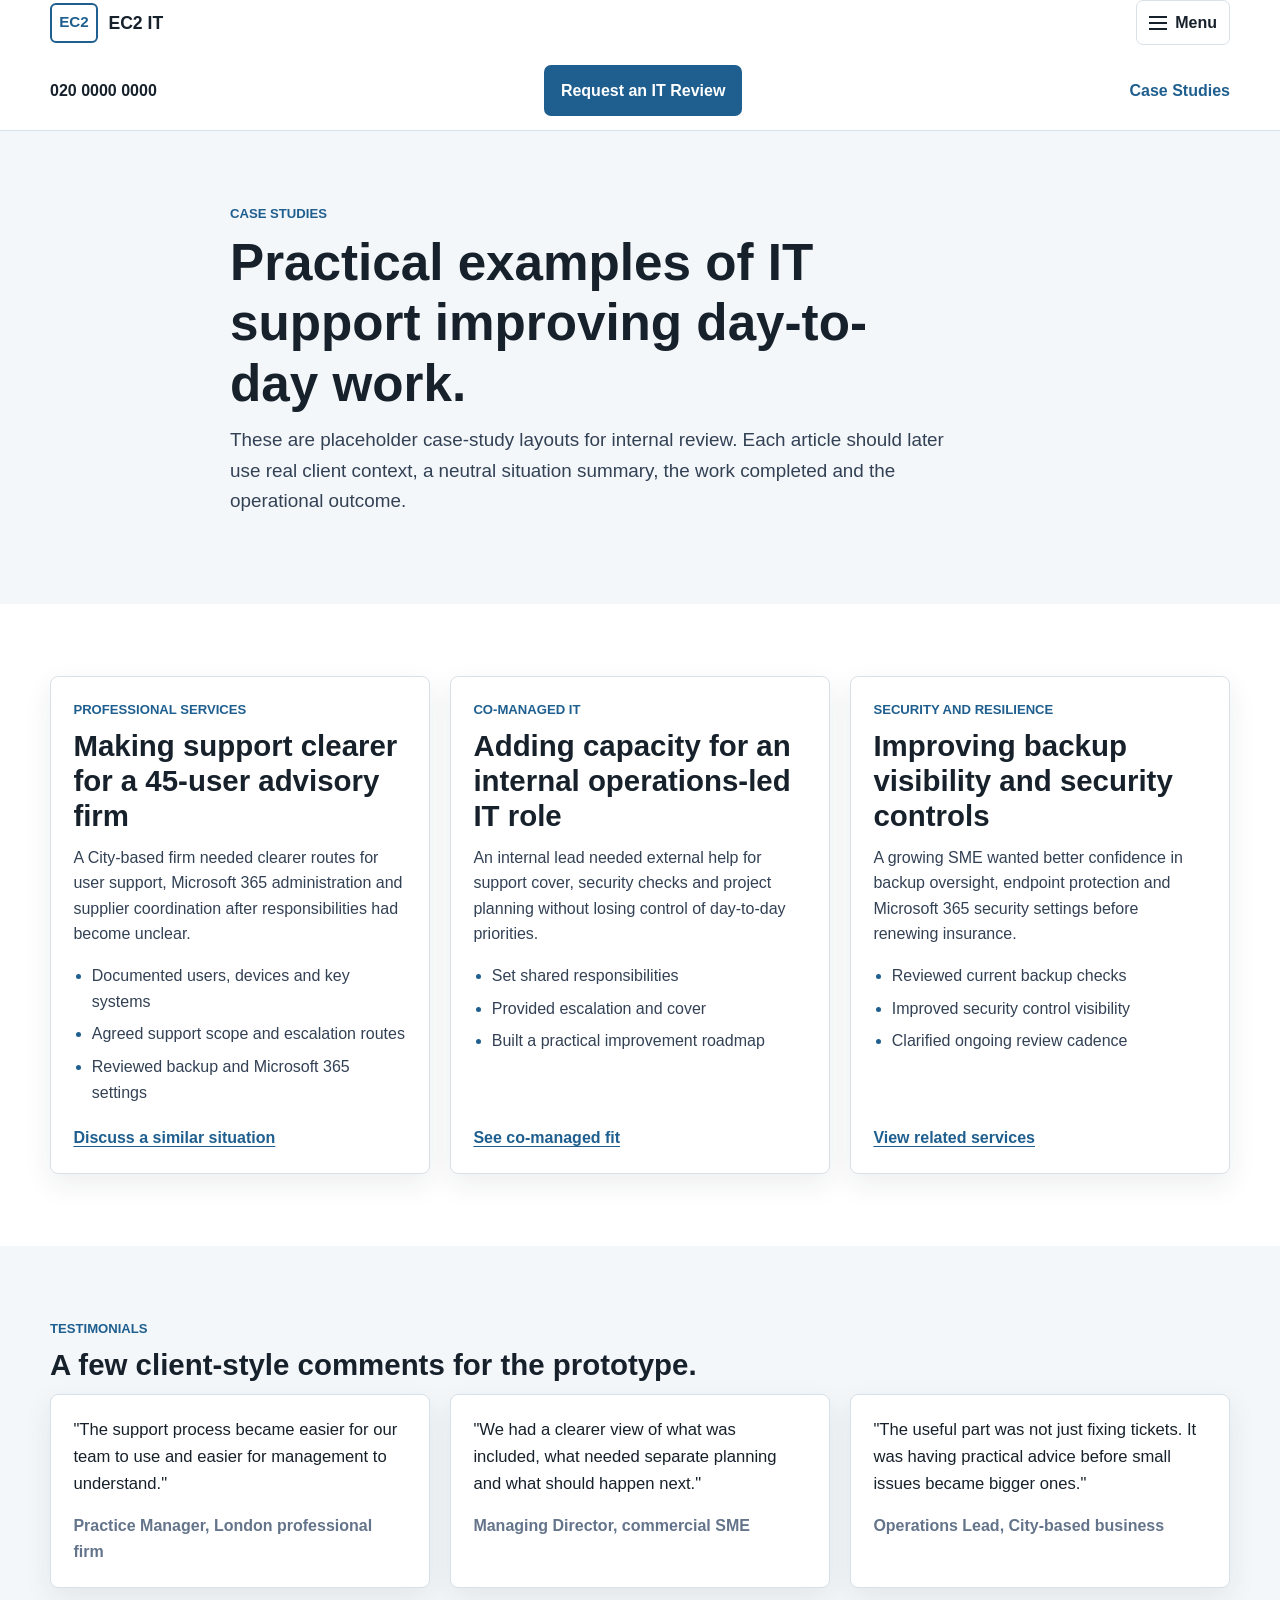
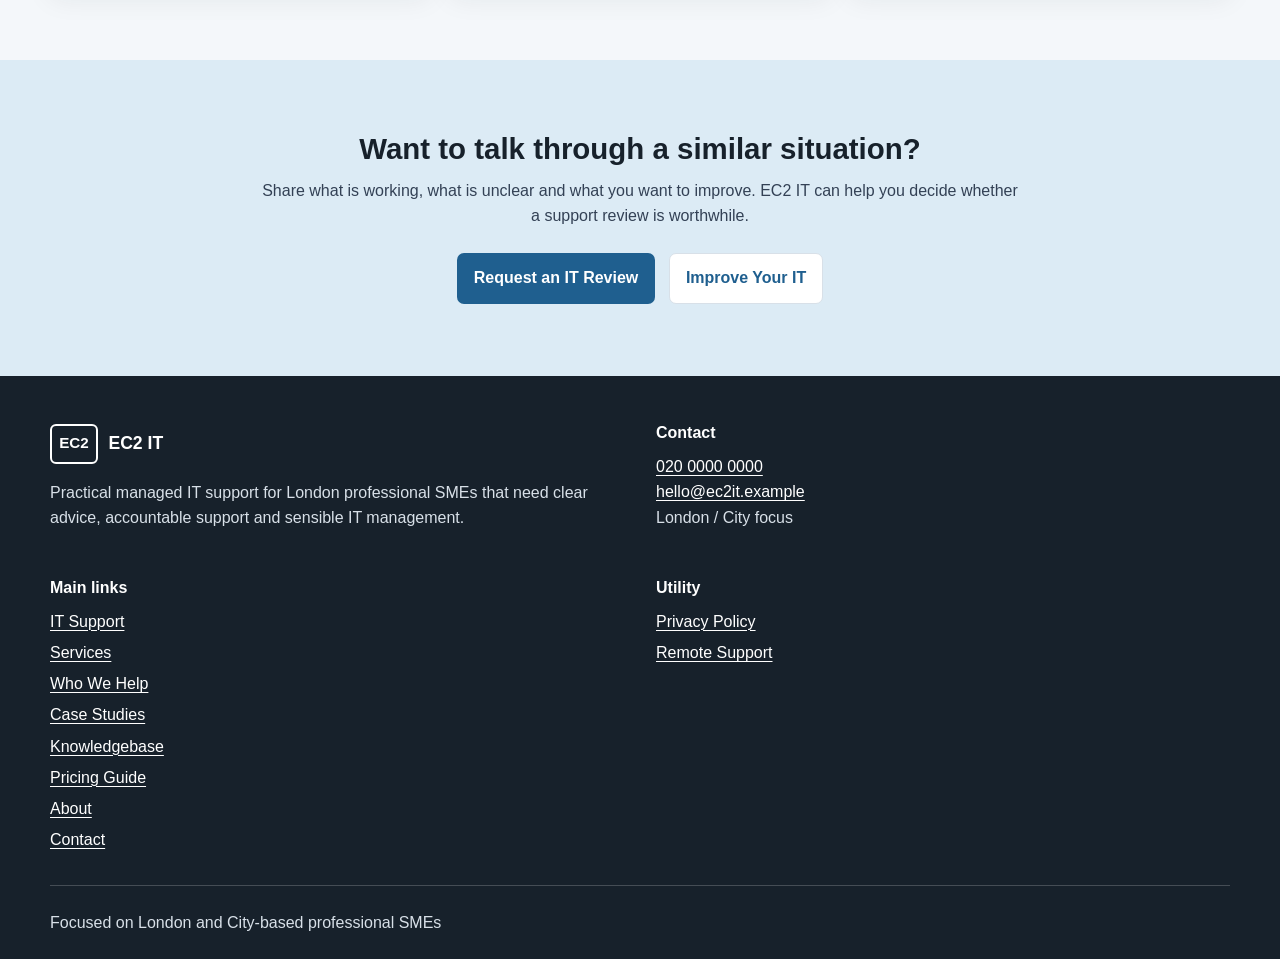
<file: case-studies.html>
<!doctype html>
<html lang="en-GB">
<head>
  <meta charset="utf-8">
  <meta name="viewport" content="width=device-width, initial-scale=1">
  <title>Case Studies | EC2 IT</title>
  <meta name="description" content="Placeholder case studies for EC2 IT, showing practical IT support outcomes for London professional SMEs.">
  <link rel="stylesheet" href="assets/css/styles.css">
</head>
<body class="template-ja-vega">
  <a class="skip-link" href="#main-content">Skip to main content</a>
  <!-- Header module -->
  <header class="site-header">
    <div class="container header-inner">
      <a class="brand" href="index.html" aria-label="EC2 IT home">
        <span class="brand-mark" aria-hidden="true">EC2</span>
        <span class="brand-text">EC2 IT</span>
      </a>

      <button class="nav-toggle" type="button" aria-expanded="false" aria-controls="primary-navigation">
        <span class="nav-toggle-box" aria-hidden="true"><span></span><span></span><span></span></span>
        <span class="nav-toggle-text">Menu</span>
      </button>

      <nav class="primary-nav" id="primary-navigation" aria-label="Primary navigation">
        <ul>
          <li><a href="about.html">Why Us</a></li>
          <li>
            <details class="nav-mega">
              <summary>What We Do</summary>
              <!-- Mega menu module: What We Do -->
              <div class="mega-panel">
                <div class="mega-panel-inner">
                  <div>
                    <p class="section-kicker">Traditional services</p>
                    <h2>Core capabilities</h2>
                    <p class="mega-intro">Best for in-house IT managers, CTOs and operations leads looking for specific support capability.</p>
                    <div class="mega-section-grid">
                      <ul class="mega-link-list">
                        <li><a href="packages.html">Managed IT Support</a><small>Responsive helpdesk, monitoring options and agreed City response expectations.</small></li>
                        <li><a href="services.html#cyber-readiness">Cyber Security &amp; Compliance</a><small>Managed SOC coordination, penetration testing support and FCA/ISO27001 readiness.</small></li>
                        <li><a href="services.html#cloud-infrastructure">Cloud &amp; Infrastructure</a><small>Secure Azure, AWS, private cloud and hybrid environments.</small></li>
                      </ul>
                      <ul class="mega-link-list">
                        <li><a href="services.html#modern-workplace">Modern Workplace</a><small>Microsoft 365 optimisation, secure remote working and hardware lifecycle planning.</small></li>
                        <li><a href="services.html#strategic-vcio">Strategic vCIO</a><small>Technology roadmapping, budgeting and IT governance for leadership reporting.</small></li>
                        <li><a href="pricing.html">Pricing Guide</a><small>Indicative support ranges and the factors that change monthly cost.</small></li>
                      </ul>
                    </div>
                  </div>
                  <aside class="mega-case-study" aria-label="Featured case study">
                    <div class="placeholder-box small"><span>City office image placeholder</span></div>
                    <p class="card-label">Featured case study</p>
                    <h3>Weekend Cloud Migration</h3>
                    <p>How a 150-user investment firm could move to a secure private cloud with careful planning, testing and weekend delivery.</p>
                    <a class="card-link" href="case-studies.html">Read the success story -&gt;</a>
                  </aside>
                </div>
                <div class="mega-trust-footer">Serving firms in EC1-EC4. City response expectations are agreed during discovery, with local engineer coverage available where required.</div>
              </div>
            </details>
          </li>
          <li>
            <details class="nav-mega">
              <summary>Who You Are</summary>
              <!-- Mega menu module: Who You Are -->
              <div class="mega-panel">
                <div class="mega-panel-inner">
                  <div>
                    <p class="section-kicker">Sectors and roles</p>
                    <h2>For professional services teams with specific working pressures.</h2>
                    <div class="mega-section-grid">
                      <div>
                        <h3>By industry sector</h3>
                        <ul class="mega-link-list">
                          <li><a href="who-we-help.html#legal-firms">Legal &amp; Law Firms</a><small>Secure case management, SRA considerations and encrypted communication systems.</small></li>
                          <li><a href="who-we-help.html#finance-firms">Finance &amp; Wealth Management</a><small>FCA-aligned data storage, resilient infrastructure and clear audit trails.</small></li>
                          <li><a href="who-we-help.html#consultancy-firms">Executive Search &amp; Consultancy</a><small>CRM availability, mobile workforce security and reliable client presentation tech.</small></li>
                        </ul>
                      </div>
                      <div>
                        <h3>By your role</h3>
                        <ul class="mega-link-list">
                          <li><a href="who-we-help.html#business-leaders">For Business Leaders</a><small>Scale securely, control IT spend and reduce operational uncertainty.</small></li>
                          <li><a href="who-we-help.html#internal-it-teams">For Internal IT Teams</a><small>Escalation support, project delivery and monitoring to support internal capacity.</small></li>
                        </ul>
                      </div>
                    </div>
                  </div>
                  <aside class="mega-case-study" aria-label="Featured legal case study">
                    <p class="card-label">Featured case study</p>
                    <h3>SRA &amp; Cyber Essentials Plus Readiness</h3>
                    <p>How a Mayfair law firm could tighten email security, improve compliance evidence and reduce spoofing risk.</p>
                    <a class="card-link" href="case-studies.html">See legal case study -&gt;</a>
                  </aside>
                </div>
                <div class="mega-trust-footer">Serving firms in EC1-EC4. Local knowledge matters when office visits, supplier coordination and executive availability are time-sensitive.</div>
              </div>
            </details>
          </li>
          <li>
            <details class="nav-mega">
              <summary>Your Challenges</summary>
              <!-- Mega menu module: Your Challenges -->
              <div class="mega-panel">
                <div class="mega-panel-inner">
                  <div>
                    <p class="section-kicker">What is your question?</p>
                    <h2>Start from the trigger event, not the technical label.</h2>
                    <ul class="mega-link-list">
                      <li><a href="services.html#office-relocation">We are moving offices in the City. How do we avoid downtime?</a><span class="challenge-answer">Solution: Office relocation planning and IT move support.</span></li>
                      <li><a href="services.html#cyber-readiness">Are our client files safe from a cyber attack?</a><span class="challenge-answer">Solution: Cyber security audit and readiness review.</span></li>
                      <li><a href="services.html#msp-transition">Our current IT support is slower than we need. How quickly can we switch?</a><span class="challenge-answer">Solution: Managed provider transition planning.</span></li>
                      <li><a href="services.html#compliance-governance">How do we align IT infrastructure with FCA guidelines?</a><span class="challenge-answer">Solution: Compliance and governance framework support.</span></li>
                      <li><a href="services.html#device-provisioning">We are hiring fast. How do we onboard remote staff quickly?</a><span class="challenge-answer">Solution: Rapid device provisioning and secure onboarding.</span></li>
                    </ul>
                  </div>
                  <aside class="mega-case-study" aria-label="Featured transition case study">
                    <p class="card-label">Featured case study</p>
                    <h3>Switched in 14 Days</h3>
                    <p>How a City consultancy could move support provider with documented access, phased onboarding and no disruption to active client projects.</p>
                    <a class="card-link" href="case-studies.html">See transition case study -&gt;</a>
                  </aside>
                </div>
                <div class="mega-trust-footer">Serving firms in EC1-EC4. Practical local support for office moves, leadership meetings and time-sensitive City working patterns.</div>
              </div>
            </details>
          </li>
          <li><a href="knowledgebase.html">Knowledge Hub</a></li>
        </ul>
      </nav>

      <div class="header-actions" aria-label="Contact and enquiries">
        <a class="phone-link" href="tel:+442000000000">020 0000 0000</a>
        <a class="btn btn-primary" href="contact.html">Request an IT Review</a>
        <a class="btn-link" href="case-studies.html">Case Studies</a>
      </div>
    </div>
  </header>

  <main id="main-content">
    <!-- Hero article/module -->
    <section class="page-hero section">
      <div class="container narrow">
        <p class="eyebrow">Case studies</p>
        <h1>Practical examples of IT support improving day-to-day work.</h1>
        <p class="lead">These are placeholder case-study layouts for internal review. Each article should later use real client context, a neutral situation summary, the work completed and the operational outcome.</p>
      </div>
    </section>

    <!-- Case studies article list module -->
    <section class="section">
      <div class="container">
        <div class="card-grid three">
          <article class="case-card">
            <p class="card-label">Professional services</p>
            <h2>Making support clearer for a 45-user advisory firm</h2>
            <p>A City-based firm needed clearer routes for user support, Microsoft 365 administration and supplier coordination after responsibilities had become unclear.</p>
            <ul class="check-list">
              <li>Documented users, devices and key systems</li>
              <li>Agreed support scope and escalation routes</li>
              <li>Reviewed backup and Microsoft 365 settings</li>
            </ul>
            <a class="card-link" href="contact.html">Discuss a similar situation</a>
          </article>
          <article class="case-card">
            <p class="card-label">Co-managed IT</p>
            <h2>Adding capacity for an internal operations-led IT role</h2>
            <p>An internal lead needed external help for support cover, security checks and project planning without losing control of day-to-day priorities.</p>
            <ul class="check-list">
              <li>Set shared responsibilities</li>
              <li>Provided escalation and cover</li>
              <li>Built a practical improvement roadmap</li>
            </ul>
            <a class="card-link" href="who-we-help.html">See co-managed fit</a>
          </article>
          <article class="case-card">
            <p class="card-label">Security and resilience</p>
            <h2>Improving backup visibility and security controls</h2>
            <p>A growing SME wanted better confidence in backup oversight, endpoint protection and Microsoft 365 security settings before renewing insurance.</p>
            <ul class="check-list">
              <li>Reviewed current backup checks</li>
              <li>Improved security control visibility</li>
              <li>Clarified ongoing review cadence</li>
            </ul>
            <a class="card-link" href="services.html">View related services</a>
          </article>
        </div>
      </div>
    </section>

    <!-- Testimonials module -->
    <section class="section section-muted">
      <div class="container">
        <p class="section-kicker">Testimonials</p>
        <h2>A few client-style comments for the prototype.</h2>
        <div class="card-grid three">
          <figure class="testimonial-card">
            <blockquote>"The support process became easier for our team to use and easier for management to understand."</blockquote>
            <figcaption>Practice Manager, London professional firm</figcaption>
          </figure>
          <figure class="testimonial-card">
            <blockquote>"We had a clearer view of what was included, what needed separate planning and what should happen next."</blockquote>
            <figcaption>Managing Director, commercial SME</figcaption>
          </figure>
          <figure class="testimonial-card">
            <blockquote>"The useful part was not just fixing tickets. It was having practical advice before small issues became bigger ones."</blockquote>
            <figcaption>Operations Lead, City-based business</figcaption>
          </figure>
        </div>
      </div>
    </section>

    <!-- CTA module -->
    <section class="section final-cta">
      <div class="container narrow">
        <h2>Want to talk through a similar situation?</h2>
        <p>Share what is working, what is unclear and what you want to improve. EC2 IT can help you decide whether a support review is worthwhile.</p>
        <div class="button-row centered">
          <a class="btn btn-primary" href="contact.html">Request an IT Review</a>
          <a class="btn btn-secondary" href="index.html#improve-it">Improve Your IT</a>
        </div>
      </div>
    </section>
  </main>

  <!-- Footer module -->
  <footer class="site-footer">
    <div class="container footer-grid">
      <div>
        <a class="brand footer-brand" href="index.html" aria-label="EC2 IT home">
          <span class="brand-mark" aria-hidden="true">EC2</span>
          <span class="brand-text">EC2 IT</span>
        </a>
        <p>Practical managed IT support for London professional SMEs that need clear advice, accountable support and sensible IT management.</p>
      </div>
      <div>
        <h2 class="footer-heading">Contact</h2>
        <address>
          <a href="tel:+442000000000">020 0000 0000</a><br>
          <a href="mailto:hello@ec2it.example">hello@ec2it.example</a><br>
          London / City focus
        </address>
      </div>
      <nav aria-label="Footer main links">
        <h2 class="footer-heading">Main links</h2>
                <ul class="footer-links">
          <li><a href="packages.html">IT Support</a></li>
          <li><a href="services.html">Services</a></li>
          <li><a href="who-we-help.html">Who We Help</a></li>
          <li><a href="case-studies.html">Case Studies</a></li>
          <li><a href="knowledgebase.html">Knowledgebase</a></li>
          <li><a href="pricing.html">Pricing Guide</a></li>
          <li><a href="about.html">About</a></li>
          <li><a href="contact.html">Contact</a></li>
        </ul>
      </nav>
      <nav aria-label="Footer utility links">
        <h2 class="footer-heading">Utility</h2>
        <ul class="footer-links">
          <li><a href="#">Privacy Policy</a></li>
          <li><a href="#">Remote Support</a></li>
        </ul>
      </nav>
    </div>
    <div class="container footer-bottom">
      <p>Focused on London and City-based professional SMEs</p>
    </div>
  </footer>

  <script src="assets/js/main.js"></script>
</body>
</html>
</file>
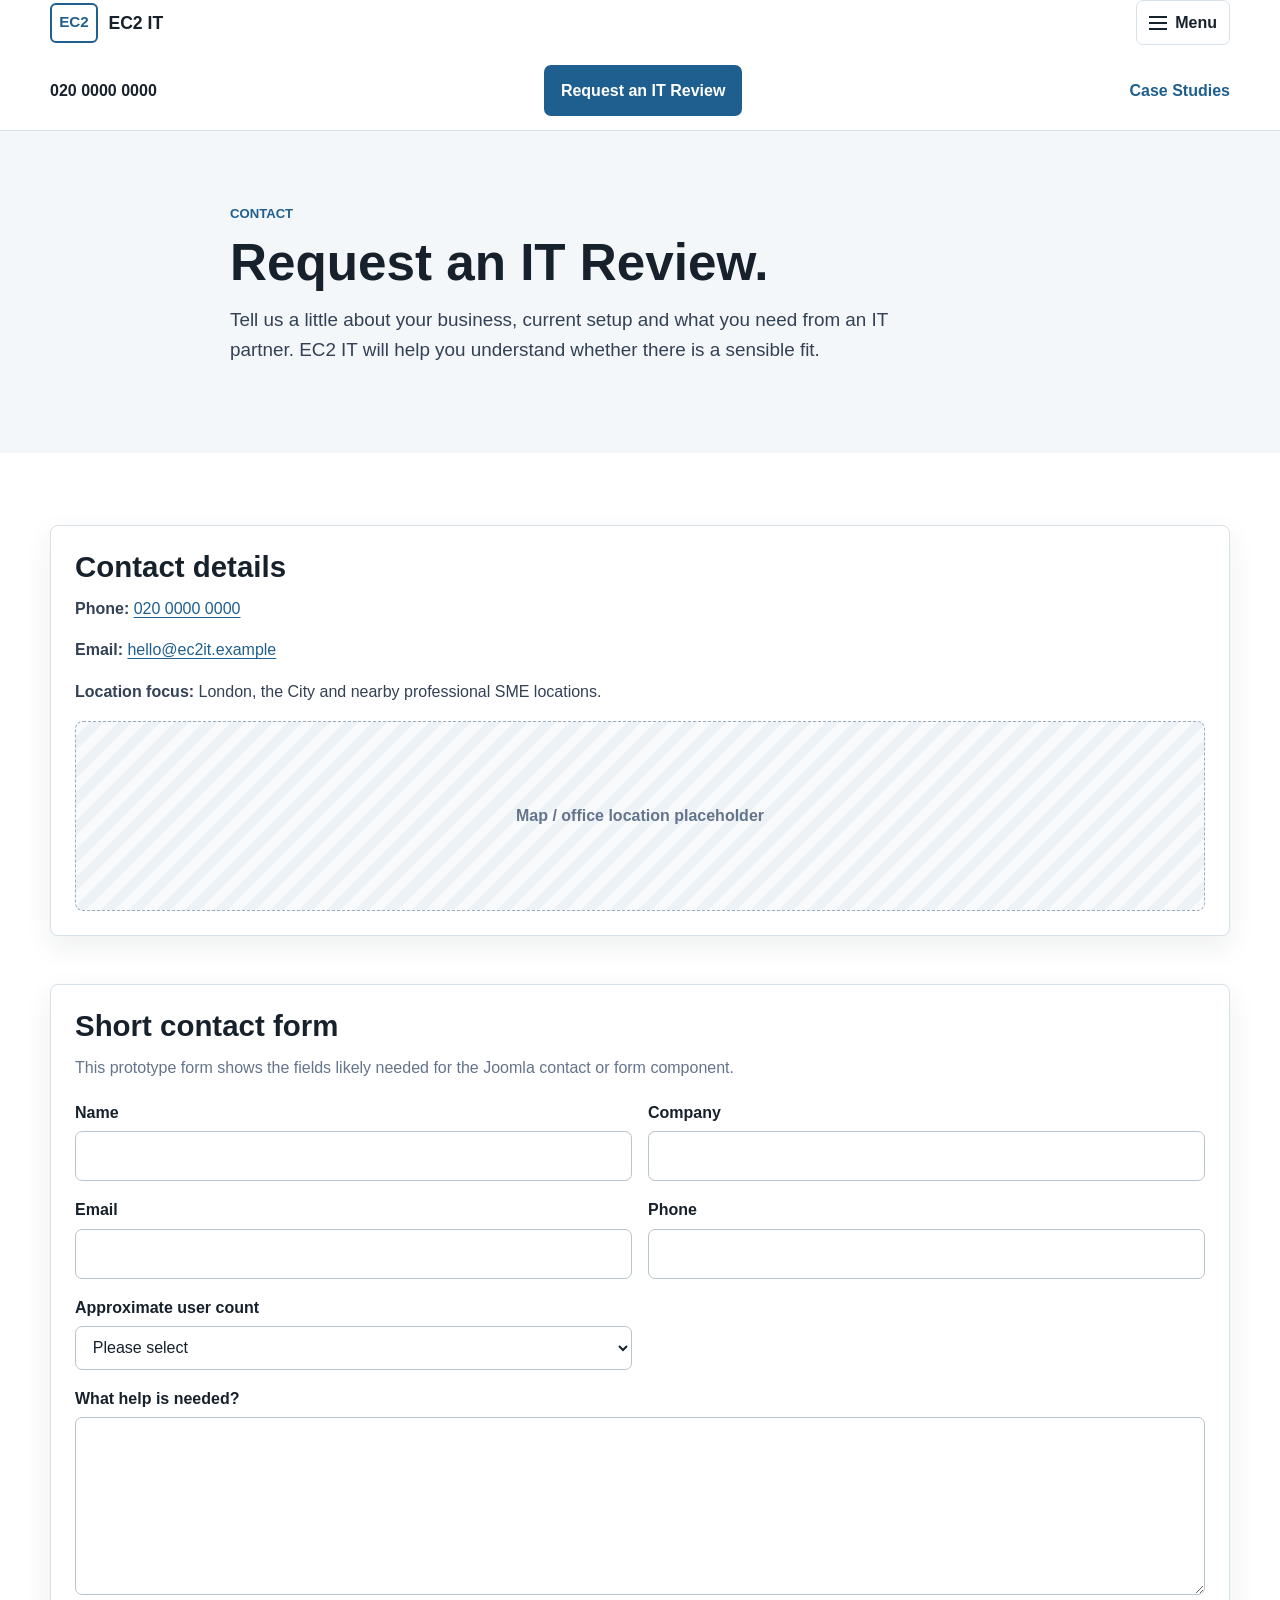
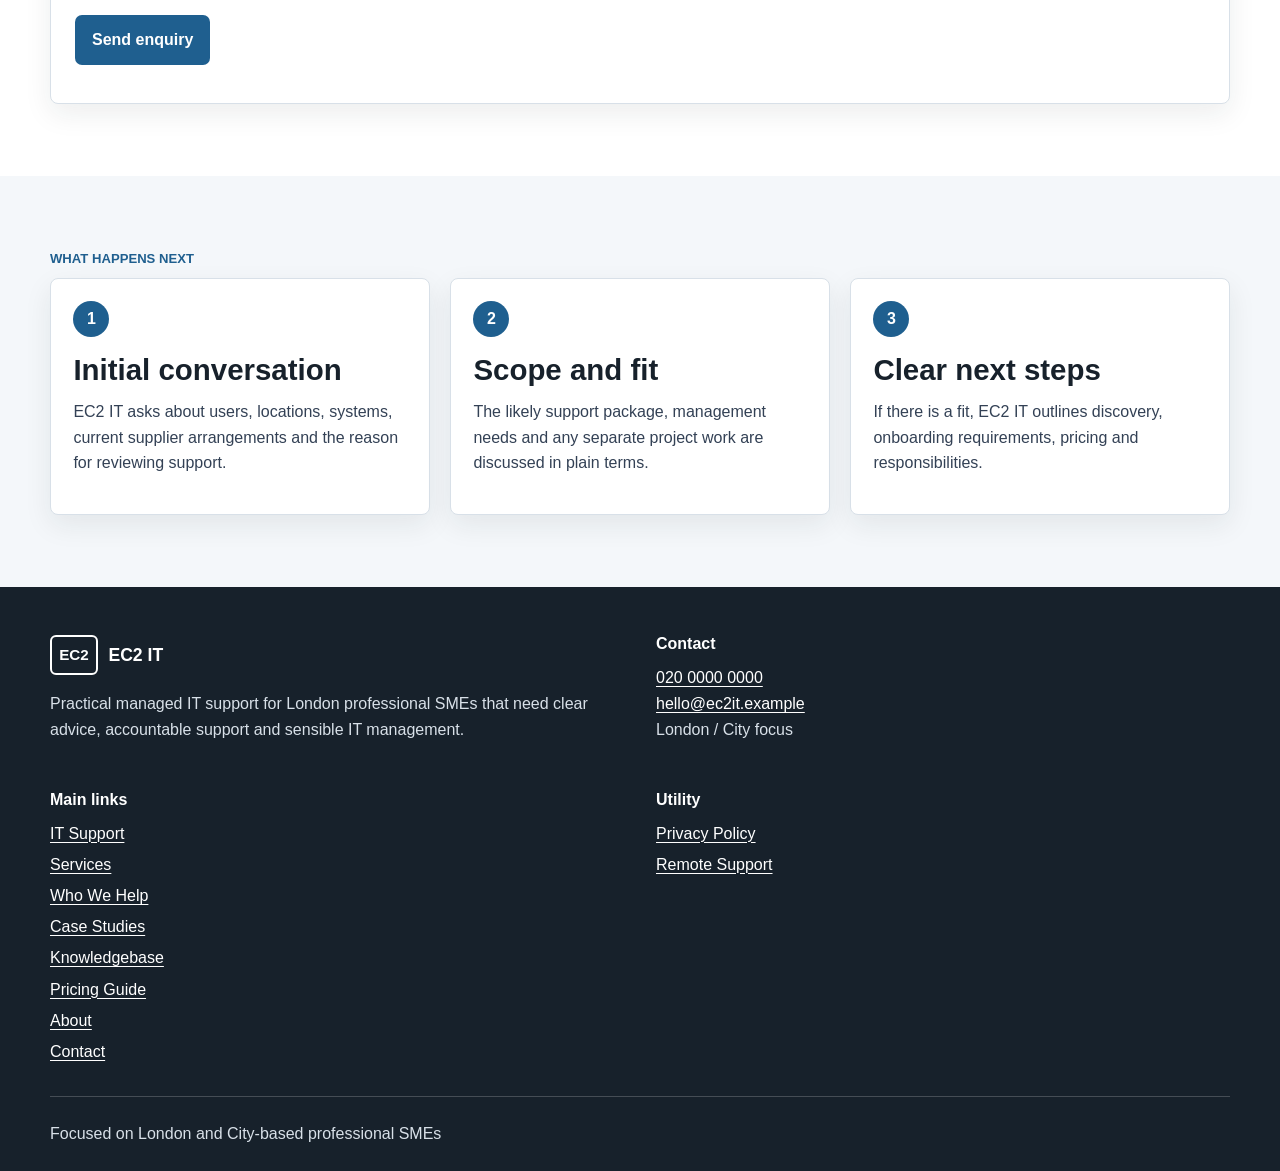
<file: contact.html>
<!doctype html>
<html lang="en-GB">
<head>
  <meta charset="utf-8">
  <meta name="viewport" content="width=device-width, initial-scale=1">
  <title>Contact EC2 IT | Request an IT Review</title>
  <meta name="description" content="Contact EC2 IT to request an IT support review for a London professional SME.">
  <link rel="stylesheet" href="assets/css/styles.css">
</head>
<body class="template-ja-vega">
  <a class="skip-link" href="#main-content">Skip to main content</a>
  <!-- Header module -->
  <header class="site-header">
    <div class="container header-inner">
      <a class="brand" href="index.html" aria-label="EC2 IT home">
        <span class="brand-mark" aria-hidden="true">EC2</span>
        <span class="brand-text">EC2 IT</span>
      </a>

      <button class="nav-toggle" type="button" aria-expanded="false" aria-controls="primary-navigation">
        <span class="nav-toggle-box" aria-hidden="true"><span></span><span></span><span></span></span>
        <span class="nav-toggle-text">Menu</span>
      </button>

      <nav class="primary-nav" id="primary-navigation" aria-label="Primary navigation">
        <ul>
          <li><a href="about.html">Why Us</a></li>
          <li>
            <details class="nav-mega">
              <summary>What We Do</summary>
              <!-- Mega menu module: What We Do -->
              <div class="mega-panel">
                <div class="mega-panel-inner">
                  <div>
                    <p class="section-kicker">Traditional services</p>
                    <h2>Core capabilities</h2>
                    <p class="mega-intro">Best for in-house IT managers, CTOs and operations leads looking for specific support capability.</p>
                    <div class="mega-section-grid">
                      <ul class="mega-link-list">
                        <li><a href="packages.html">Managed IT Support</a><small>Responsive helpdesk, monitoring options and agreed City response expectations.</small></li>
                        <li><a href="services.html#cyber-readiness">Cyber Security &amp; Compliance</a><small>Managed SOC coordination, penetration testing support and FCA/ISO27001 readiness.</small></li>
                        <li><a href="services.html#cloud-infrastructure">Cloud &amp; Infrastructure</a><small>Secure Azure, AWS, private cloud and hybrid environments.</small></li>
                      </ul>
                      <ul class="mega-link-list">
                        <li><a href="services.html#modern-workplace">Modern Workplace</a><small>Microsoft 365 optimisation, secure remote working and hardware lifecycle planning.</small></li>
                        <li><a href="services.html#strategic-vcio">Strategic vCIO</a><small>Technology roadmapping, budgeting and IT governance for leadership reporting.</small></li>
                        <li><a href="pricing.html">Pricing Guide</a><small>Indicative support ranges and the factors that change monthly cost.</small></li>
                      </ul>
                    </div>
                  </div>
                  <aside class="mega-case-study" aria-label="Featured case study">
                    <div class="placeholder-box small"><span>City office image placeholder</span></div>
                    <p class="card-label">Featured case study</p>
                    <h3>Weekend Cloud Migration</h3>
                    <p>How a 150-user investment firm could move to a secure private cloud with careful planning, testing and weekend delivery.</p>
                    <a class="card-link" href="case-studies.html">Read the success story -&gt;</a>
                  </aside>
                </div>
                <div class="mega-trust-footer">Serving firms in EC1-EC4. City response expectations are agreed during discovery, with local engineer coverage available where required.</div>
              </div>
            </details>
          </li>
          <li>
            <details class="nav-mega">
              <summary>Who You Are</summary>
              <!-- Mega menu module: Who You Are -->
              <div class="mega-panel">
                <div class="mega-panel-inner">
                  <div>
                    <p class="section-kicker">Sectors and roles</p>
                    <h2>For professional services teams with specific working pressures.</h2>
                    <div class="mega-section-grid">
                      <div>
                        <h3>By industry sector</h3>
                        <ul class="mega-link-list">
                          <li><a href="who-we-help.html#legal-firms">Legal &amp; Law Firms</a><small>Secure case management, SRA considerations and encrypted communication systems.</small></li>
                          <li><a href="who-we-help.html#finance-firms">Finance &amp; Wealth Management</a><small>FCA-aligned data storage, resilient infrastructure and clear audit trails.</small></li>
                          <li><a href="who-we-help.html#consultancy-firms">Executive Search &amp; Consultancy</a><small>CRM availability, mobile workforce security and reliable client presentation tech.</small></li>
                        </ul>
                      </div>
                      <div>
                        <h3>By your role</h3>
                        <ul class="mega-link-list">
                          <li><a href="who-we-help.html#business-leaders">For Business Leaders</a><small>Scale securely, control IT spend and reduce operational uncertainty.</small></li>
                          <li><a href="who-we-help.html#internal-it-teams">For Internal IT Teams</a><small>Escalation support, project delivery and monitoring to support internal capacity.</small></li>
                        </ul>
                      </div>
                    </div>
                  </div>
                  <aside class="mega-case-study" aria-label="Featured legal case study">
                    <p class="card-label">Featured case study</p>
                    <h3>SRA &amp; Cyber Essentials Plus Readiness</h3>
                    <p>How a Mayfair law firm could tighten email security, improve compliance evidence and reduce spoofing risk.</p>
                    <a class="card-link" href="case-studies.html">See legal case study -&gt;</a>
                  </aside>
                </div>
                <div class="mega-trust-footer">Serving firms in EC1-EC4. Local knowledge matters when office visits, supplier coordination and executive availability are time-sensitive.</div>
              </div>
            </details>
          </li>
          <li>
            <details class="nav-mega">
              <summary>Your Challenges</summary>
              <!-- Mega menu module: Your Challenges -->
              <div class="mega-panel">
                <div class="mega-panel-inner">
                  <div>
                    <p class="section-kicker">What is your question?</p>
                    <h2>Start from the trigger event, not the technical label.</h2>
                    <ul class="mega-link-list">
                      <li><a href="services.html#office-relocation">We are moving offices in the City. How do we avoid downtime?</a><span class="challenge-answer">Solution: Office relocation planning and IT move support.</span></li>
                      <li><a href="services.html#cyber-readiness">Are our client files safe from a cyber attack?</a><span class="challenge-answer">Solution: Cyber security audit and readiness review.</span></li>
                      <li><a href="services.html#msp-transition">Our current IT support is slower than we need. How quickly can we switch?</a><span class="challenge-answer">Solution: Managed provider transition planning.</span></li>
                      <li><a href="services.html#compliance-governance">How do we align IT infrastructure with FCA guidelines?</a><span class="challenge-answer">Solution: Compliance and governance framework support.</span></li>
                      <li><a href="services.html#device-provisioning">We are hiring fast. How do we onboard remote staff quickly?</a><span class="challenge-answer">Solution: Rapid device provisioning and secure onboarding.</span></li>
                    </ul>
                  </div>
                  <aside class="mega-case-study" aria-label="Featured transition case study">
                    <p class="card-label">Featured case study</p>
                    <h3>Switched in 14 Days</h3>
                    <p>How a City consultancy could move support provider with documented access, phased onboarding and no disruption to active client projects.</p>
                    <a class="card-link" href="case-studies.html">See transition case study -&gt;</a>
                  </aside>
                </div>
                <div class="mega-trust-footer">Serving firms in EC1-EC4. Practical local support for office moves, leadership meetings and time-sensitive City working patterns.</div>
              </div>
            </details>
          </li>
          <li><a href="knowledgebase.html">Knowledge Hub</a></li>
        </ul>
      </nav>

      <div class="header-actions" aria-label="Contact and enquiries">
        <a class="phone-link" href="tel:+442000000000">020 0000 0000</a>
        <a class="btn btn-primary" href="contact.html">Request an IT Review</a>
        <a class="btn-link" href="case-studies.html">Case Studies</a>
      </div>
    </div>
  </header>

  <main id="main-content">
    <!-- Hero article/module -->
    <section class="page-hero section">
      <div class="container narrow">
        <p class="eyebrow">Contact</p>
        <h1>Request an IT Review.</h1>
        <p class="lead">Tell us a little about your business, current setup and what you need from an IT partner. EC2 IT will help you understand whether there is a sensible fit.</p>
      </div>
    </section>

    <!-- Contact form module -->
    <section class="section">
      <div class="container contact-layout">
        <aside class="contact-card" aria-label="Contact details">
          <h2>Contact details</h2>
          <p><strong>Phone:</strong> <a href="tel:+442000000000">020 0000 0000</a></p>
          <p><strong>Email:</strong> <a href="mailto:hello@ec2it.example">hello@ec2it.example</a></p>
          <p><strong>Location focus:</strong> London, the City and nearby professional SME locations.</p>
          <div class="placeholder-box medium">
            <span>Map / office location placeholder</span>
          </div>
        </aside>

        <form class="contact-form" action="#" method="post" novalidate>
          <h2>Short contact form</h2>
          <p class="form-intro">This prototype form shows the fields likely needed for the Joomla contact or form component.</p>

          <div class="form-grid">
            <div class="field">
              <label for="name">Name</label>
              <input id="name" name="name" type="text" autocomplete="name">
            </div>
            <div class="field">
              <label for="company">Company</label>
              <input id="company" name="company" type="text" autocomplete="organization">
            </div>
            <div class="field">
              <label for="email">Email</label>
              <input id="email" name="email" type="email" autocomplete="email">
            </div>
            <div class="field">
              <label for="phone">Phone</label>
              <input id="phone" name="phone" type="tel" autocomplete="tel">
            </div>
            <div class="field">
              <label for="user-count">Approximate user count</label>
              <select id="user-count" name="user-count">
                <option value="">Please select</option>
                <option>1-10 users</option>
                <option>11-25 users</option>
                <option>26-50 users</option>
                <option>51-100 users</option>
                <option>101-200 users</option>
                <option>200+ users</option>
              </select>
            </div>
            <div class="field full">
              <label for="help-needed">What help is needed?</label>
              <textarea id="help-needed" name="help-needed" rows="6"></textarea>
            </div>
          </div>

          <button class="btn btn-primary" type="submit">Send enquiry</button>
          <p class="form-status" role="status" aria-live="polite"></p>
        </form>
      </div>
    </section>

    <!-- What happens next module -->
    <section class="section section-muted">
      <div class="container">
        <p class="section-kicker">What happens next</p>
        <div class="step-grid">
          <article class="step-card">
            <span class="step-number">1</span>
            <h2>Initial conversation</h2>
            <p>EC2 IT asks about users, locations, systems, current supplier arrangements and the reason for reviewing support.</p>
          </article>
          <article class="step-card">
            <span class="step-number">2</span>
            <h2>Scope and fit</h2>
            <p>The likely support package, management needs and any separate project work are discussed in plain terms.</p>
          </article>
          <article class="step-card">
            <span class="step-number">3</span>
            <h2>Clear next steps</h2>
            <p>If there is a fit, EC2 IT outlines discovery, onboarding requirements, pricing and responsibilities.</p>
          </article>
        </div>
      </div>
    </section>
  </main>

  <!-- Footer module -->
  <footer class="site-footer">
    <div class="container footer-grid">
      <div>
        <a class="brand footer-brand" href="index.html" aria-label="EC2 IT home">
          <span class="brand-mark" aria-hidden="true">EC2</span>
          <span class="brand-text">EC2 IT</span>
        </a>
        <p>Practical managed IT support for London professional SMEs that need clear advice, accountable support and sensible IT management.</p>
      </div>
      <div>
        <h2 class="footer-heading">Contact</h2>
        <address>
          <a href="tel:+442000000000">020 0000 0000</a><br>
          <a href="mailto:hello@ec2it.example">hello@ec2it.example</a><br>
          London / City focus
        </address>
      </div>
      <nav aria-label="Footer main links">
        <h2 class="footer-heading">Main links</h2>
                        <ul class="footer-links">
          <li><a href="packages.html">IT Support</a></li>
          <li><a href="services.html">Services</a></li>
          <li><a href="who-we-help.html">Who We Help</a></li>
          <li><a href="case-studies.html">Case Studies</a></li>
          <li><a href="knowledgebase.html">Knowledgebase</a></li>
          <li><a href="pricing.html">Pricing Guide</a></li>
          <li><a href="about.html">About</a></li>
          <li><a href="contact.html">Contact</a></li>
        </ul>
      </nav>
      <nav aria-label="Footer utility links">
        <h2 class="footer-heading">Utility</h2>
        <ul class="footer-links">
          <li><a href="#">Privacy Policy</a></li>
          <li><a href="#">Remote Support</a></li>
        </ul>
      </nav>
    </div>
    <div class="container footer-bottom">
      <p>Focused on London and City-based professional SMEs</p>
    </div>
  </footer>

  <script src="assets/js/main.js"></script>
</body>
</html>
</file>
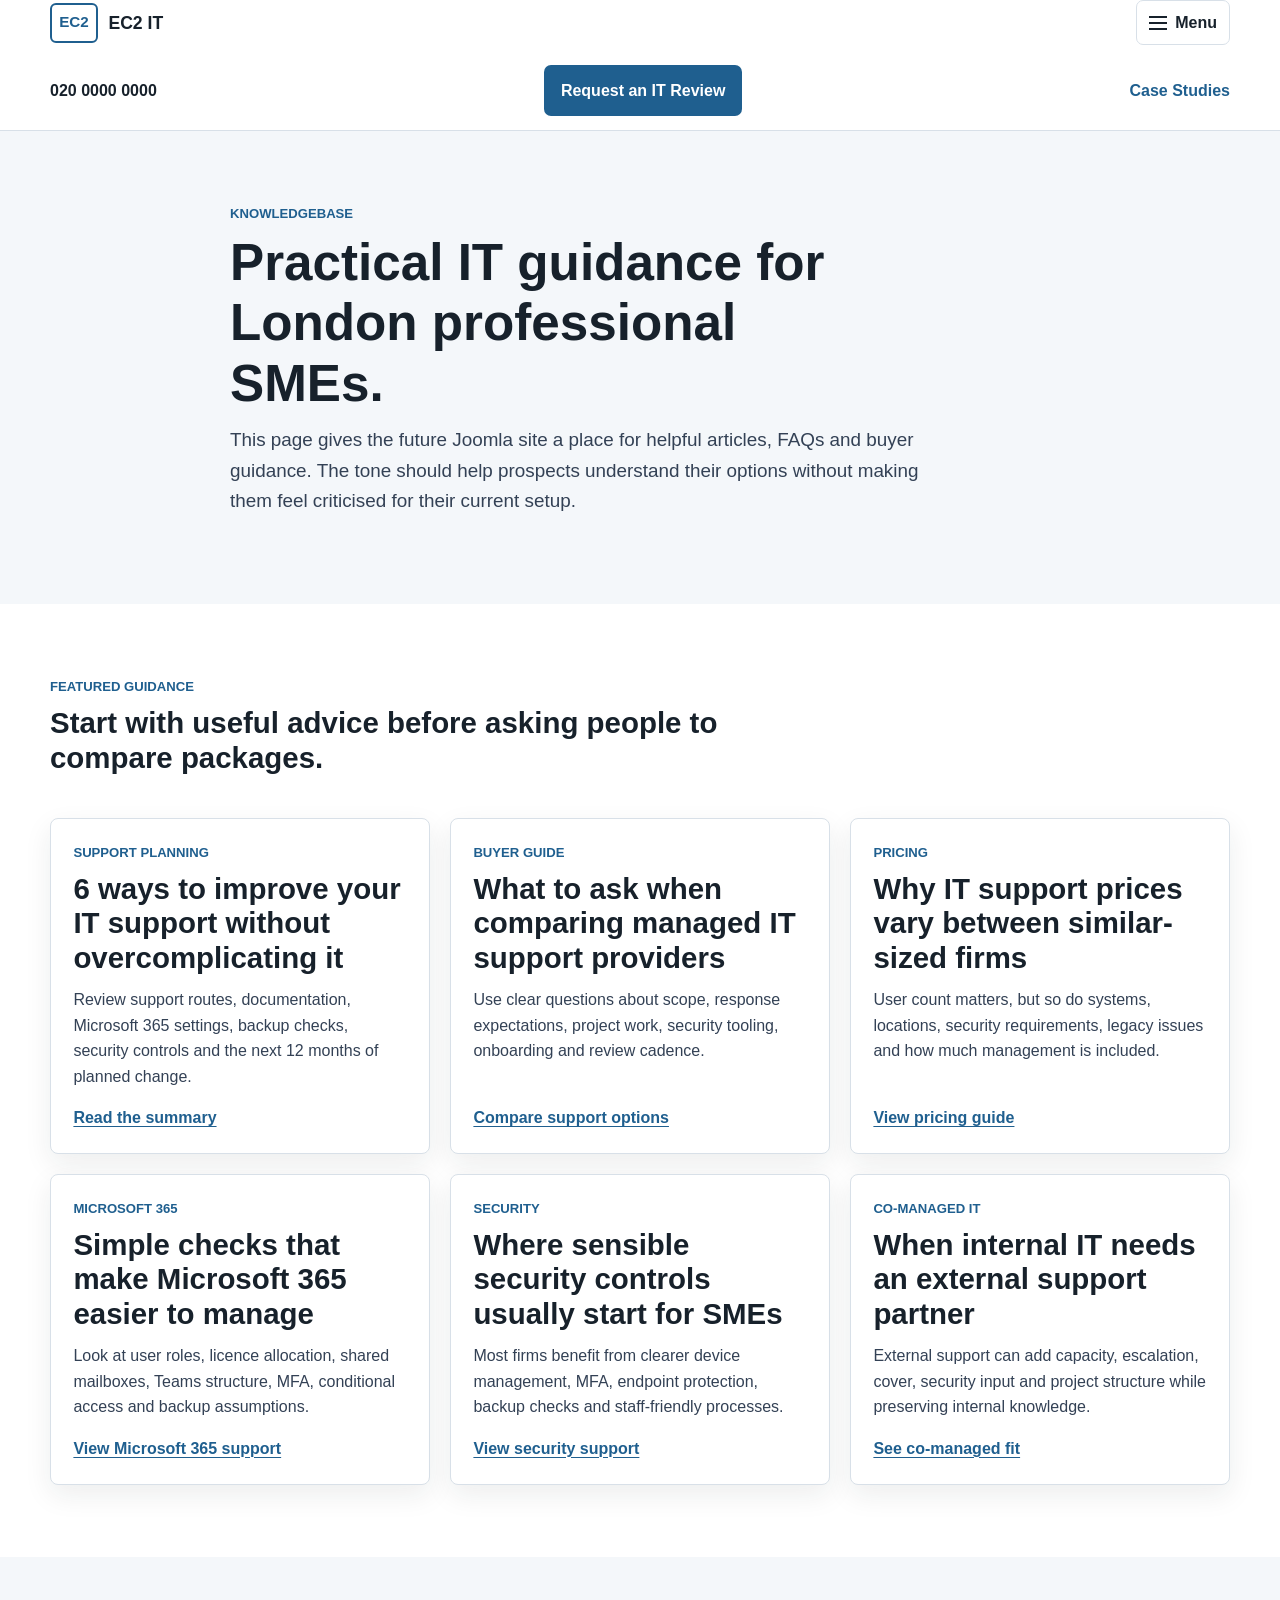
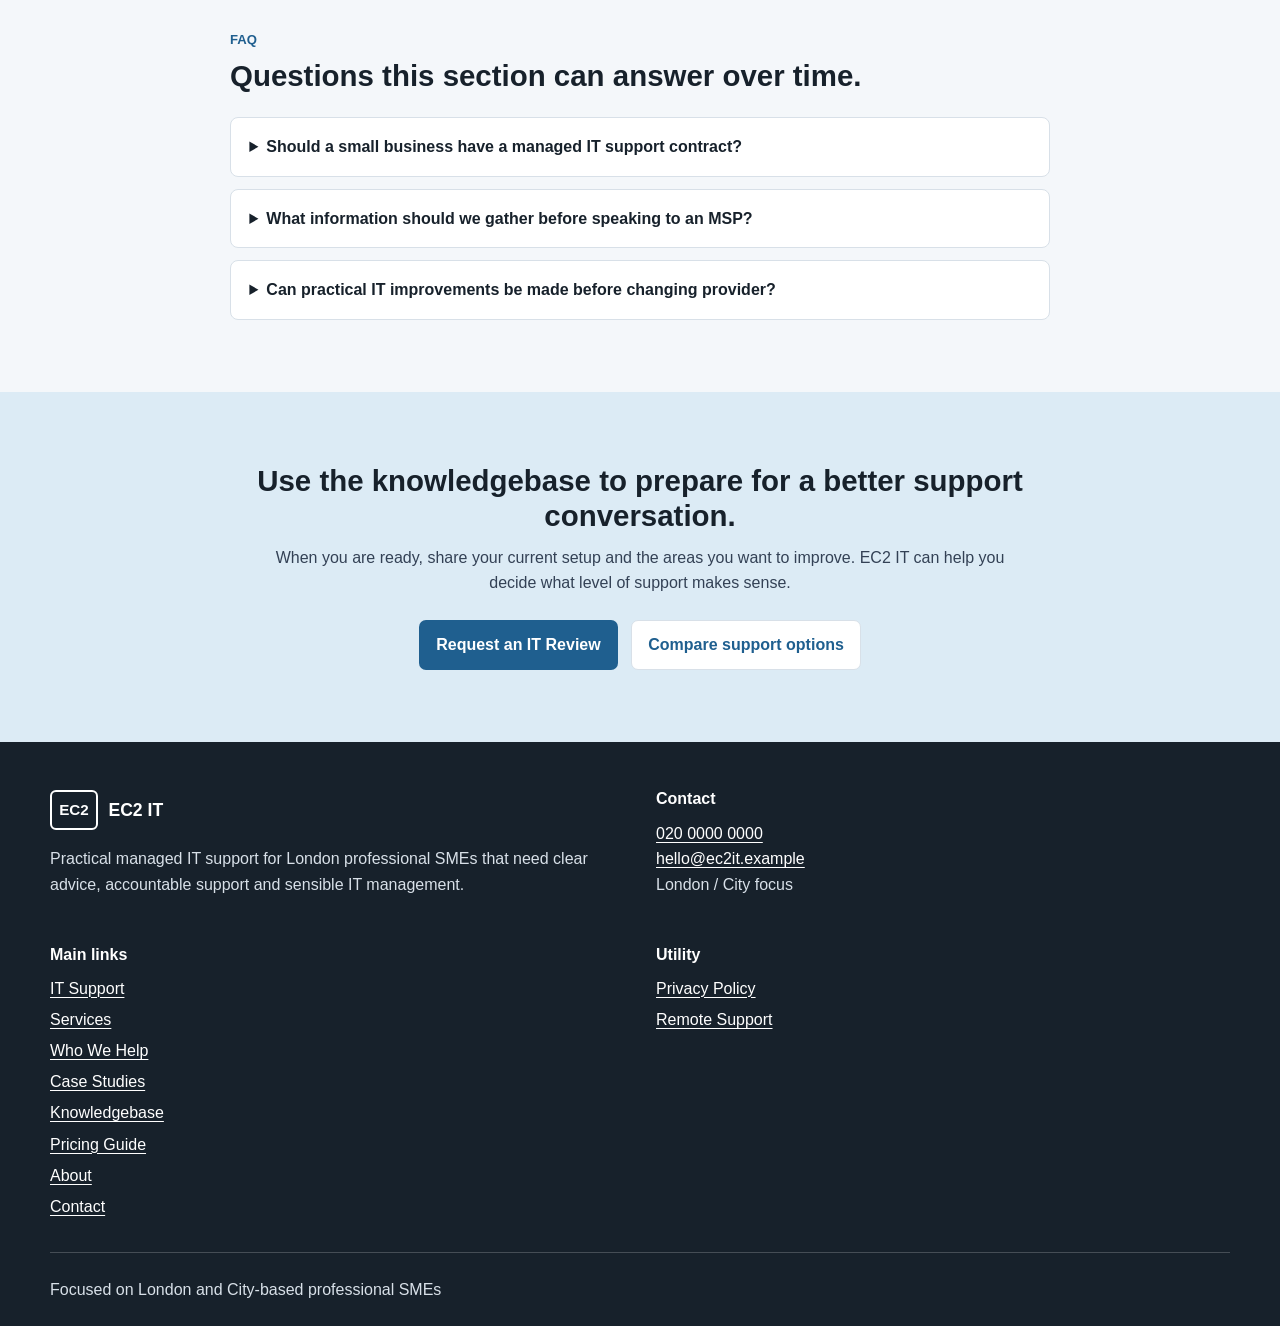
<file: knowledgebase.html>
<!doctype html>
<html lang="en-GB">
<head>
  <meta charset="utf-8">
  <meta name="viewport" content="width=device-width, initial-scale=1">
  <title>Knowledgebase | EC2 IT</title>
  <meta name="description" content="Knowledgebase and practical IT guidance placeholders for London professional SMEs.">
  <link rel="stylesheet" href="assets/css/styles.css">
</head>
<body class="template-ja-vega">
  <a class="skip-link" href="#main-content">Skip to main content</a>
  <!-- Header module -->
  <header class="site-header">
    <div class="container header-inner">
      <a class="brand" href="index.html" aria-label="EC2 IT home">
        <span class="brand-mark" aria-hidden="true">EC2</span>
        <span class="brand-text">EC2 IT</span>
      </a>

      <button class="nav-toggle" type="button" aria-expanded="false" aria-controls="primary-navigation">
        <span class="nav-toggle-box" aria-hidden="true"><span></span><span></span><span></span></span>
        <span class="nav-toggle-text">Menu</span>
      </button>

      <nav class="primary-nav" id="primary-navigation" aria-label="Primary navigation">
        <ul>
          <li><a href="about.html">Why Us</a></li>
          <li>
            <details class="nav-mega">
              <summary>What We Do</summary>
              <!-- Mega menu module: What We Do -->
              <div class="mega-panel">
                <div class="mega-panel-inner">
                  <div>
                    <p class="section-kicker">Traditional services</p>
                    <h2>Core capabilities</h2>
                    <p class="mega-intro">Best for in-house IT managers, CTOs and operations leads looking for specific support capability.</p>
                    <div class="mega-section-grid">
                      <ul class="mega-link-list">
                        <li><a href="packages.html">Managed IT Support</a><small>Responsive helpdesk, monitoring options and agreed City response expectations.</small></li>
                        <li><a href="services.html#cyber-readiness">Cyber Security &amp; Compliance</a><small>Managed SOC coordination, penetration testing support and FCA/ISO27001 readiness.</small></li>
                        <li><a href="services.html#cloud-infrastructure">Cloud &amp; Infrastructure</a><small>Secure Azure, AWS, private cloud and hybrid environments.</small></li>
                      </ul>
                      <ul class="mega-link-list">
                        <li><a href="services.html#modern-workplace">Modern Workplace</a><small>Microsoft 365 optimisation, secure remote working and hardware lifecycle planning.</small></li>
                        <li><a href="services.html#strategic-vcio">Strategic vCIO</a><small>Technology roadmapping, budgeting and IT governance for leadership reporting.</small></li>
                        <li><a href="pricing.html">Pricing Guide</a><small>Indicative support ranges and the factors that change monthly cost.</small></li>
                      </ul>
                    </div>
                  </div>
                  <aside class="mega-case-study" aria-label="Featured case study">
                    <div class="placeholder-box small"><span>City office image placeholder</span></div>
                    <p class="card-label">Featured case study</p>
                    <h3>Weekend Cloud Migration</h3>
                    <p>How a 150-user investment firm could move to a secure private cloud with careful planning, testing and weekend delivery.</p>
                    <a class="card-link" href="case-studies.html">Read the success story -&gt;</a>
                  </aside>
                </div>
                <div class="mega-trust-footer">Serving firms in EC1-EC4. City response expectations are agreed during discovery, with local engineer coverage available where required.</div>
              </div>
            </details>
          </li>
          <li>
            <details class="nav-mega">
              <summary>Who You Are</summary>
              <!-- Mega menu module: Who You Are -->
              <div class="mega-panel">
                <div class="mega-panel-inner">
                  <div>
                    <p class="section-kicker">Sectors and roles</p>
                    <h2>For professional services teams with specific working pressures.</h2>
                    <div class="mega-section-grid">
                      <div>
                        <h3>By industry sector</h3>
                        <ul class="mega-link-list">
                          <li><a href="who-we-help.html#legal-firms">Legal &amp; Law Firms</a><small>Secure case management, SRA considerations and encrypted communication systems.</small></li>
                          <li><a href="who-we-help.html#finance-firms">Finance &amp; Wealth Management</a><small>FCA-aligned data storage, resilient infrastructure and clear audit trails.</small></li>
                          <li><a href="who-we-help.html#consultancy-firms">Executive Search &amp; Consultancy</a><small>CRM availability, mobile workforce security and reliable client presentation tech.</small></li>
                        </ul>
                      </div>
                      <div>
                        <h3>By your role</h3>
                        <ul class="mega-link-list">
                          <li><a href="who-we-help.html#business-leaders">For Business Leaders</a><small>Scale securely, control IT spend and reduce operational uncertainty.</small></li>
                          <li><a href="who-we-help.html#internal-it-teams">For Internal IT Teams</a><small>Escalation support, project delivery and monitoring to support internal capacity.</small></li>
                        </ul>
                      </div>
                    </div>
                  </div>
                  <aside class="mega-case-study" aria-label="Featured legal case study">
                    <p class="card-label">Featured case study</p>
                    <h3>SRA &amp; Cyber Essentials Plus Readiness</h3>
                    <p>How a Mayfair law firm could tighten email security, improve compliance evidence and reduce spoofing risk.</p>
                    <a class="card-link" href="case-studies.html">See legal case study -&gt;</a>
                  </aside>
                </div>
                <div class="mega-trust-footer">Serving firms in EC1-EC4. Local knowledge matters when office visits, supplier coordination and executive availability are time-sensitive.</div>
              </div>
            </details>
          </li>
          <li>
            <details class="nav-mega">
              <summary>Your Challenges</summary>
              <!-- Mega menu module: Your Challenges -->
              <div class="mega-panel">
                <div class="mega-panel-inner">
                  <div>
                    <p class="section-kicker">What is your question?</p>
                    <h2>Start from the trigger event, not the technical label.</h2>
                    <ul class="mega-link-list">
                      <li><a href="services.html#office-relocation">We are moving offices in the City. How do we avoid downtime?</a><span class="challenge-answer">Solution: Office relocation planning and IT move support.</span></li>
                      <li><a href="services.html#cyber-readiness">Are our client files safe from a cyber attack?</a><span class="challenge-answer">Solution: Cyber security audit and readiness review.</span></li>
                      <li><a href="services.html#msp-transition">Our current IT support is slower than we need. How quickly can we switch?</a><span class="challenge-answer">Solution: Managed provider transition planning.</span></li>
                      <li><a href="services.html#compliance-governance">How do we align IT infrastructure with FCA guidelines?</a><span class="challenge-answer">Solution: Compliance and governance framework support.</span></li>
                      <li><a href="services.html#device-provisioning">We are hiring fast. How do we onboard remote staff quickly?</a><span class="challenge-answer">Solution: Rapid device provisioning and secure onboarding.</span></li>
                    </ul>
                  </div>
                  <aside class="mega-case-study" aria-label="Featured transition case study">
                    <p class="card-label">Featured case study</p>
                    <h3>Switched in 14 Days</h3>
                    <p>How a City consultancy could move support provider with documented access, phased onboarding and no disruption to active client projects.</p>
                    <a class="card-link" href="case-studies.html">See transition case study -&gt;</a>
                  </aside>
                </div>
                <div class="mega-trust-footer">Serving firms in EC1-EC4. Practical local support for office moves, leadership meetings and time-sensitive City working patterns.</div>
              </div>
            </details>
          </li>
          <li><a aria-current="page" href="knowledgebase.html">Knowledge Hub</a></li>
        </ul>
      </nav>

      <div class="header-actions" aria-label="Contact and enquiries">
        <a class="phone-link" href="tel:+442000000000">020 0000 0000</a>
        <a class="btn btn-primary" href="contact.html">Request an IT Review</a>
        <a class="btn-link" href="case-studies.html">Case Studies</a>
      </div>
    </div>
  </header>

  <main id="main-content">
    <!-- Hero article/module -->
    <section class="page-hero section">
      <div class="container narrow">
        <p class="eyebrow">Knowledgebase</p>
        <h1>Practical IT guidance for London professional SMEs.</h1>
        <p class="lead">This page gives the future Joomla site a place for helpful articles, FAQs and buyer guidance. The tone should help prospects understand their options without making them feel criticised for their current setup.</p>
      </div>
    </section>

    <!-- Knowledgebase article list module -->
    <section class="section">
      <div class="container">
        <div class="section-heading">
          <div>
            <p class="section-kicker">Featured guidance</p>
            <h2>Start with useful advice before asking people to compare packages.</h2>
          </div>
        </div>
        <div class="card-grid three">
          <article class="article-card">
            <p class="card-label">Support planning</p>
            <h2>6 ways to improve your IT support without overcomplicating it</h2>
            <p>Review support routes, documentation, Microsoft 365 settings, backup checks, security controls and the next 12 months of planned change.</p>
            <a class="card-link" href="index.html#improve-it">Read the summary</a>
          </article>
          <article class="article-card">
            <p class="card-label">Buyer guide</p>
            <h2>What to ask when comparing managed IT support providers</h2>
            <p>Use clear questions about scope, response expectations, project work, security tooling, onboarding and review cadence.</p>
            <a class="card-link" href="packages.html">Compare support options</a>
          </article>
          <article class="article-card">
            <p class="card-label">Pricing</p>
            <h2>Why IT support prices vary between similar-sized firms</h2>
            <p>User count matters, but so do systems, locations, security requirements, legacy issues and how much management is included.</p>
            <a class="card-link" href="pricing.html">View pricing guide</a>
          </article>
          <article class="article-card">
            <p class="card-label">Microsoft 365</p>
            <h2>Simple checks that make Microsoft 365 easier to manage</h2>
            <p>Look at user roles, licence allocation, shared mailboxes, Teams structure, MFA, conditional access and backup assumptions.</p>
            <a class="card-link" href="services.html">View Microsoft 365 support</a>
          </article>
          <article class="article-card">
            <p class="card-label">Security</p>
            <h2>Where sensible security controls usually start for SMEs</h2>
            <p>Most firms benefit from clearer device management, MFA, endpoint protection, backup checks and staff-friendly processes.</p>
            <a class="card-link" href="services.html">View security support</a>
          </article>
          <article class="article-card">
            <p class="card-label">Co-managed IT</p>
            <h2>When internal IT needs an external support partner</h2>
            <p>External support can add capacity, escalation, cover, security input and project structure while preserving internal knowledge.</p>
            <a class="card-link" href="who-we-help.html">See co-managed fit</a>
          </article>
        </div>
      </div>
    </section>

    <!-- FAQ module -->
    <section class="section section-muted">
      <div class="container narrow">
        <p class="section-kicker">FAQ</p>
        <h2>Questions this section can answer over time.</h2>
        <div class="faq-list">
          <details>
            <summary>Should a small business have a managed IT support contract?</summary>
            <p>It depends on how much the business relies on its systems, how quickly users need help and whether there is enough internal capacity to manage security, backup and suppliers.</p>
          </details>
          <details>
            <summary>What information should we gather before speaking to an MSP?</summary>
            <p>User count, locations, key systems, Microsoft 365 setup, current suppliers, known issues, backup approach and any upcoming projects are useful starting points.</p>
          </details>
          <details>
            <summary>Can practical IT improvements be made before changing provider?</summary>
            <p>Often, yes. Documentation, support routes, user permissions, backup checks and Microsoft 365 settings can usually be reviewed before a larger supplier decision.</p>
          </details>
        </div>
      </div>
    </section>

    <!-- CTA module -->
    <section class="section final-cta">
      <div class="container narrow">
        <h2>Use the knowledgebase to prepare for a better support conversation.</h2>
        <p>When you are ready, share your current setup and the areas you want to improve. EC2 IT can help you decide what level of support makes sense.</p>
        <div class="button-row centered">
          <a class="btn btn-primary" href="contact.html">Request an IT Review</a>
          <a class="btn btn-secondary" href="packages.html">Compare support options</a>
        </div>
      </div>
    </section>
  </main>

  <!-- Footer module -->
  <footer class="site-footer">
    <div class="container footer-grid">
      <div>
        <a class="brand footer-brand" href="index.html" aria-label="EC2 IT home">
          <span class="brand-mark" aria-hidden="true">EC2</span>
          <span class="brand-text">EC2 IT</span>
        </a>
        <p>Practical managed IT support for London professional SMEs that need clear advice, accountable support and sensible IT management.</p>
      </div>
      <div>
        <h2 class="footer-heading">Contact</h2>
        <address>
          <a href="tel:+442000000000">020 0000 0000</a><br>
          <a href="mailto:hello@ec2it.example">hello@ec2it.example</a><br>
          London / City focus
        </address>
      </div>
      <nav aria-label="Footer main links">
        <h2 class="footer-heading">Main links</h2>
                <ul class="footer-links">
          <li><a href="packages.html">IT Support</a></li>
          <li><a href="services.html">Services</a></li>
          <li><a href="who-we-help.html">Who We Help</a></li>
          <li><a href="case-studies.html">Case Studies</a></li>
          <li><a href="knowledgebase.html">Knowledgebase</a></li>
          <li><a href="pricing.html">Pricing Guide</a></li>
          <li><a href="about.html">About</a></li>
          <li><a href="contact.html">Contact</a></li>
        </ul>
      </nav>
      <nav aria-label="Footer utility links">
        <h2 class="footer-heading">Utility</h2>
        <ul class="footer-links">
          <li><a href="#">Privacy Policy</a></li>
          <li><a href="#">Remote Support</a></li>
        </ul>
      </nav>
    </div>
    <div class="container footer-bottom">
      <p>Focused on London and City-based professional SMEs</p>
    </div>
  </footer>

  <script src="assets/js/main.js"></script>
</body>
</html>
</file>
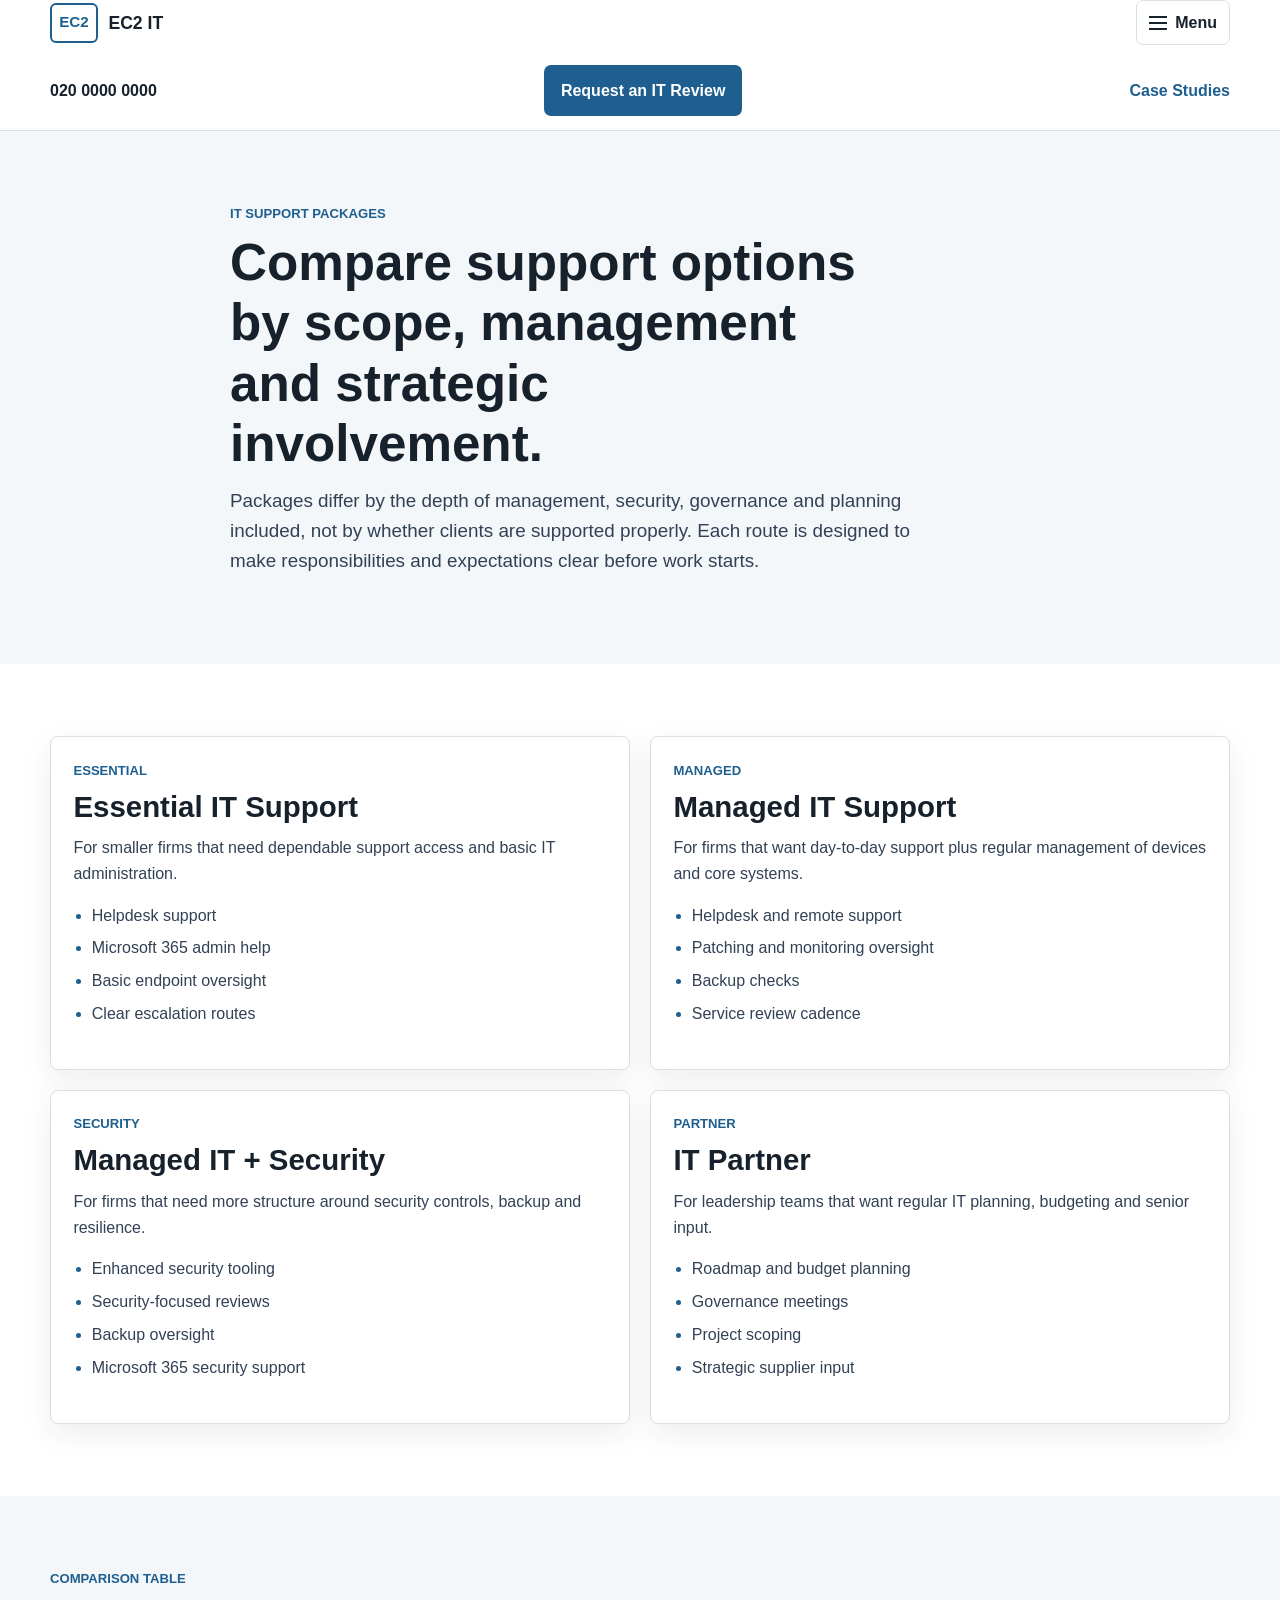
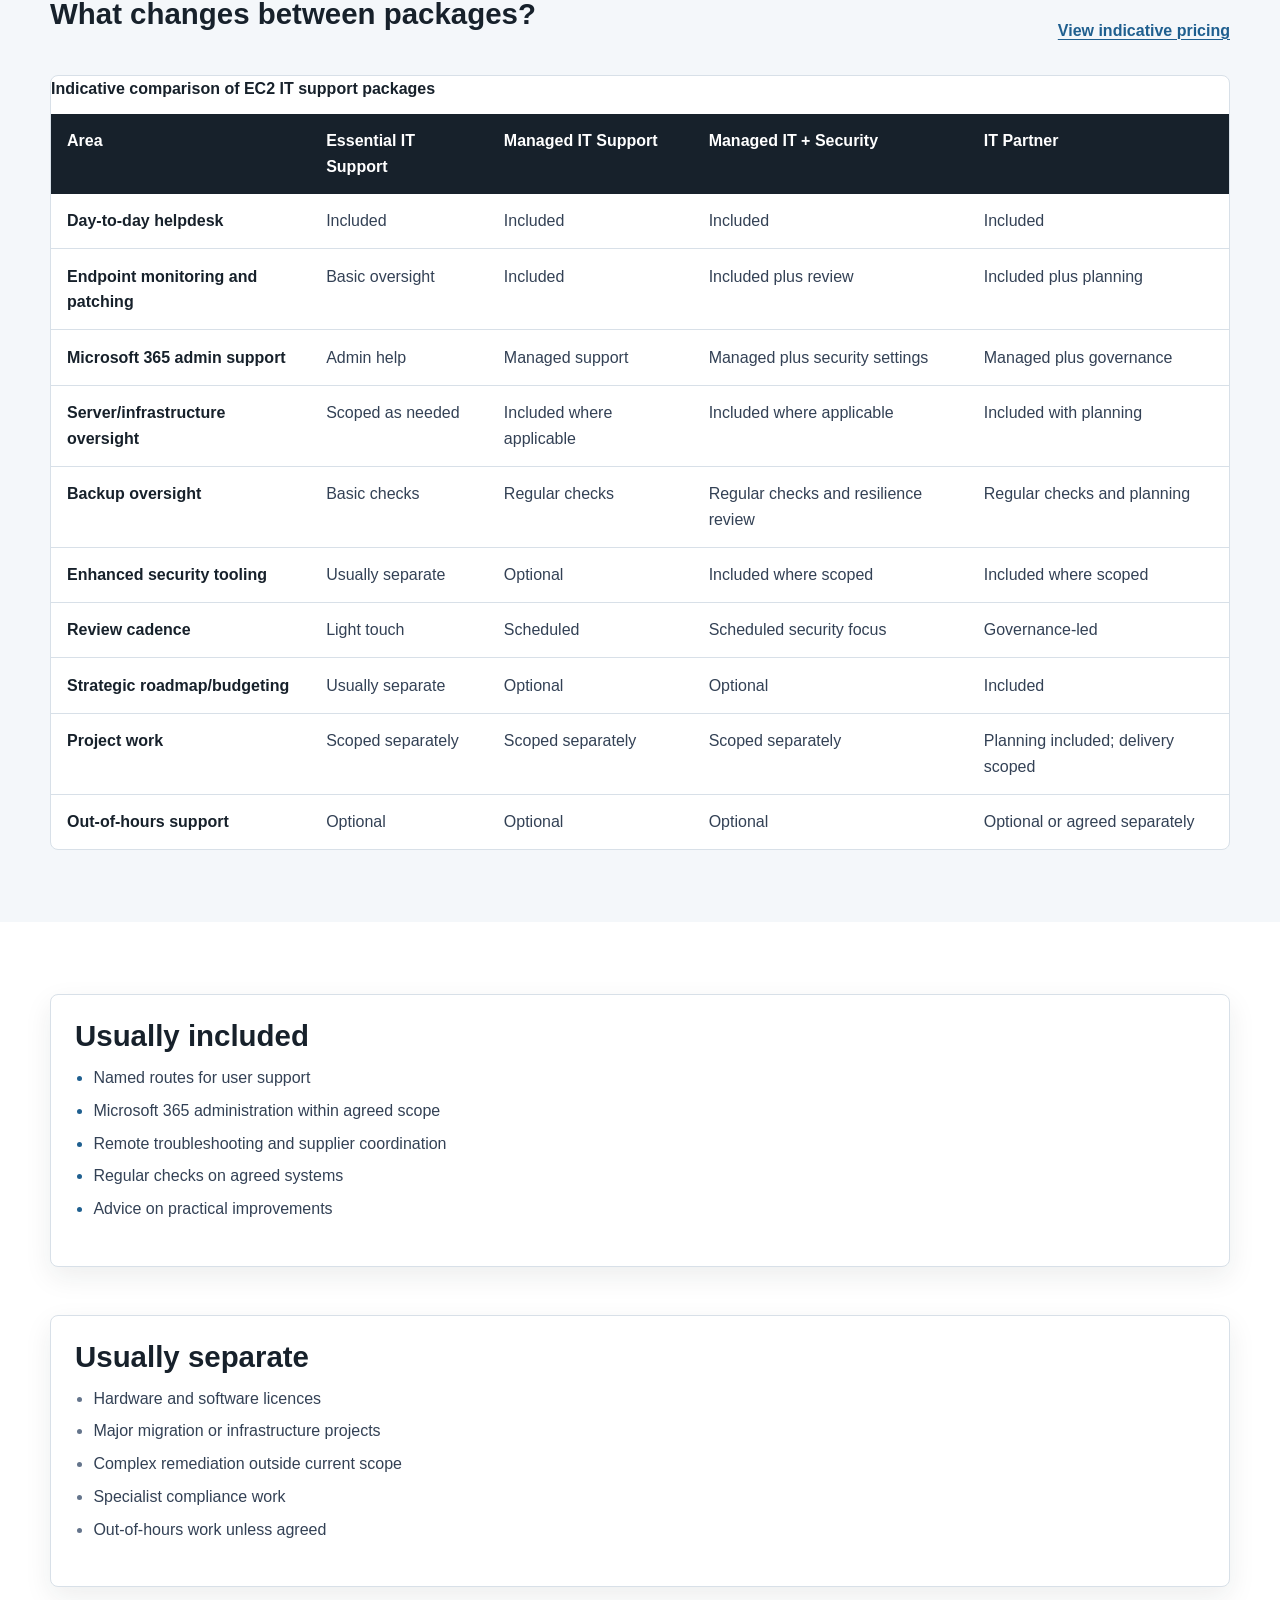
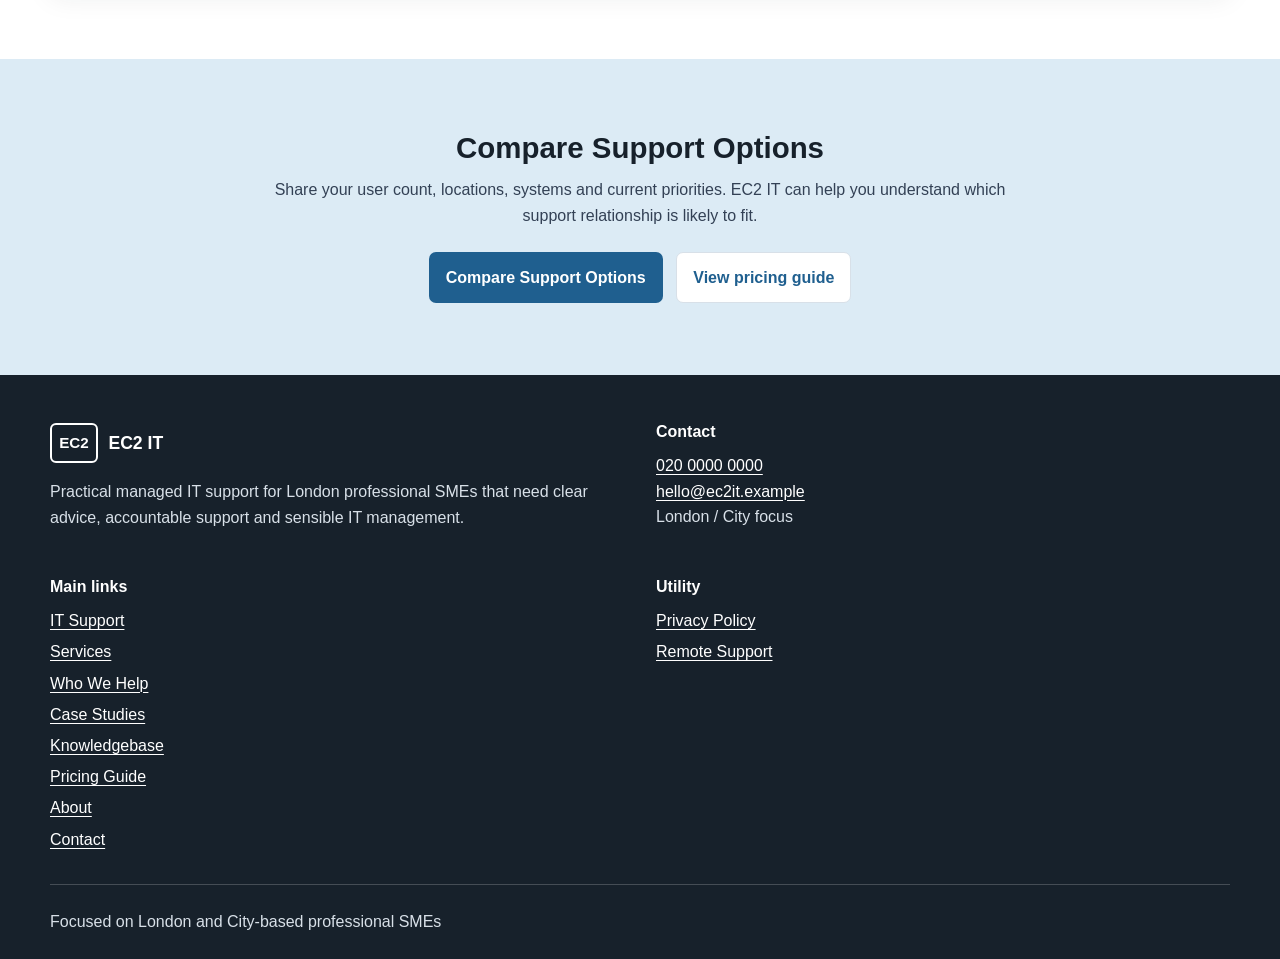
<file: packages.html>
<!doctype html>
<html lang="en-GB">
<head>
  <meta charset="utf-8">
  <meta name="viewport" content="width=device-width, initial-scale=1">
  <title>IT Support Packages | EC2 IT</title>
  <meta name="description" content="Compare EC2 IT support packages for London professional SMEs.">
  <link rel="stylesheet" href="assets/css/styles.css">
</head>
<body class="template-ja-vega">
  <a class="skip-link" href="#main-content">Skip to main content</a>
  <!-- Header module -->
  <header class="site-header">
    <div class="container header-inner">
      <a class="brand" href="index.html" aria-label="EC2 IT home">
        <span class="brand-mark" aria-hidden="true">EC2</span>
        <span class="brand-text">EC2 IT</span>
      </a>

      <button class="nav-toggle" type="button" aria-expanded="false" aria-controls="primary-navigation">
        <span class="nav-toggle-box" aria-hidden="true"><span></span><span></span><span></span></span>
        <span class="nav-toggle-text">Menu</span>
      </button>

      <nav class="primary-nav" id="primary-navigation" aria-label="Primary navigation">
        <ul>
          <li><a href="about.html">Why Us</a></li>
          <li>
            <details class="nav-mega">
              <summary class="is-current">What We Do</summary>
              <!-- Mega menu module: What We Do -->
              <div class="mega-panel">
                <div class="mega-panel-inner">
                  <div>
                    <p class="section-kicker">Traditional services</p>
                    <h2>Core capabilities</h2>
                    <p class="mega-intro">Best for in-house IT managers, CTOs and operations leads looking for specific support capability.</p>
                    <div class="mega-section-grid">
                      <ul class="mega-link-list">
                        <li><a href="packages.html">Managed IT Support</a><small>Responsive helpdesk, monitoring options and agreed City response expectations.</small></li>
                        <li><a href="services.html#cyber-readiness">Cyber Security &amp; Compliance</a><small>Managed SOC coordination, penetration testing support and FCA/ISO27001 readiness.</small></li>
                        <li><a href="services.html#cloud-infrastructure">Cloud &amp; Infrastructure</a><small>Secure Azure, AWS, private cloud and hybrid environments.</small></li>
                      </ul>
                      <ul class="mega-link-list">
                        <li><a href="services.html#modern-workplace">Modern Workplace</a><small>Microsoft 365 optimisation, secure remote working and hardware lifecycle planning.</small></li>
                        <li><a href="services.html#strategic-vcio">Strategic vCIO</a><small>Technology roadmapping, budgeting and IT governance for leadership reporting.</small></li>
                        <li><a href="pricing.html">Pricing Guide</a><small>Indicative support ranges and the factors that change monthly cost.</small></li>
                      </ul>
                    </div>
                  </div>
                  <aside class="mega-case-study" aria-label="Featured case study">
                    <div class="placeholder-box small"><span>City office image placeholder</span></div>
                    <p class="card-label">Featured case study</p>
                    <h3>Weekend Cloud Migration</h3>
                    <p>How a 150-user investment firm could move to a secure private cloud with careful planning, testing and weekend delivery.</p>
                    <a class="card-link" href="case-studies.html">Read the success story -&gt;</a>
                  </aside>
                </div>
                <div class="mega-trust-footer">Serving firms in EC1-EC4. City response expectations are agreed during discovery, with local engineer coverage available where required.</div>
              </div>
            </details>
          </li>
          <li>
            <details class="nav-mega">
              <summary>Who You Are</summary>
              <!-- Mega menu module: Who You Are -->
              <div class="mega-panel">
                <div class="mega-panel-inner">
                  <div>
                    <p class="section-kicker">Sectors and roles</p>
                    <h2>For professional services teams with specific working pressures.</h2>
                    <div class="mega-section-grid">
                      <div>
                        <h3>By industry sector</h3>
                        <ul class="mega-link-list">
                          <li><a href="who-we-help.html#legal-firms">Legal &amp; Law Firms</a><small>Secure case management, SRA considerations and encrypted communication systems.</small></li>
                          <li><a href="who-we-help.html#finance-firms">Finance &amp; Wealth Management</a><small>FCA-aligned data storage, resilient infrastructure and clear audit trails.</small></li>
                          <li><a href="who-we-help.html#consultancy-firms">Executive Search &amp; Consultancy</a><small>CRM availability, mobile workforce security and reliable client presentation tech.</small></li>
                        </ul>
                      </div>
                      <div>
                        <h3>By your role</h3>
                        <ul class="mega-link-list">
                          <li><a href="who-we-help.html#business-leaders">For Business Leaders</a><small>Scale securely, control IT spend and reduce operational uncertainty.</small></li>
                          <li><a href="who-we-help.html#internal-it-teams">For Internal IT Teams</a><small>Escalation support, project delivery and monitoring to support internal capacity.</small></li>
                        </ul>
                      </div>
                    </div>
                  </div>
                  <aside class="mega-case-study" aria-label="Featured legal case study">
                    <p class="card-label">Featured case study</p>
                    <h3>SRA &amp; Cyber Essentials Plus Readiness</h3>
                    <p>How a Mayfair law firm could tighten email security, improve compliance evidence and reduce spoofing risk.</p>
                    <a class="card-link" href="case-studies.html">See legal case study -&gt;</a>
                  </aside>
                </div>
                <div class="mega-trust-footer">Serving firms in EC1-EC4. Local knowledge matters when office visits, supplier coordination and executive availability are time-sensitive.</div>
              </div>
            </details>
          </li>
          <li>
            <details class="nav-mega">
              <summary>Your Challenges</summary>
              <!-- Mega menu module: Your Challenges -->
              <div class="mega-panel">
                <div class="mega-panel-inner">
                  <div>
                    <p class="section-kicker">What is your question?</p>
                    <h2>Start from the trigger event, not the technical label.</h2>
                    <ul class="mega-link-list">
                      <li><a href="services.html#office-relocation">We are moving offices in the City. How do we avoid downtime?</a><span class="challenge-answer">Solution: Office relocation planning and IT move support.</span></li>
                      <li><a href="services.html#cyber-readiness">Are our client files safe from a cyber attack?</a><span class="challenge-answer">Solution: Cyber security audit and readiness review.</span></li>
                      <li><a href="services.html#msp-transition">Our current IT support is slower than we need. How quickly can we switch?</a><span class="challenge-answer">Solution: Managed provider transition planning.</span></li>
                      <li><a href="services.html#compliance-governance">How do we align IT infrastructure with FCA guidelines?</a><span class="challenge-answer">Solution: Compliance and governance framework support.</span></li>
                      <li><a href="services.html#device-provisioning">We are hiring fast. How do we onboard remote staff quickly?</a><span class="challenge-answer">Solution: Rapid device provisioning and secure onboarding.</span></li>
                    </ul>
                  </div>
                  <aside class="mega-case-study" aria-label="Featured transition case study">
                    <p class="card-label">Featured case study</p>
                    <h3>Switched in 14 Days</h3>
                    <p>How a City consultancy could move support provider with documented access, phased onboarding and no disruption to active client projects.</p>
                    <a class="card-link" href="case-studies.html">See transition case study -&gt;</a>
                  </aside>
                </div>
                <div class="mega-trust-footer">Serving firms in EC1-EC4. Practical local support for office moves, leadership meetings and time-sensitive City working patterns.</div>
              </div>
            </details>
          </li>
          <li><a href="knowledgebase.html">Knowledge Hub</a></li>
        </ul>
      </nav>

      <div class="header-actions" aria-label="Contact and enquiries">
        <a class="phone-link" href="tel:+442000000000">020 0000 0000</a>
        <a class="btn btn-primary" href="contact.html">Request an IT Review</a>
        <a class="btn-link" href="case-studies.html">Case Studies</a>
      </div>
    </div>
  </header>

  <main id="main-content">
    <!-- Hero article/module -->
    <section class="page-hero section">
      <div class="container narrow">
        <p class="eyebrow">IT support packages</p>
        <h1>Compare support options by scope, management and strategic involvement.</h1>
        <p class="lead">Packages differ by the depth of management, security, governance and planning included, not by whether clients are supported properly. Each route is designed to make responsibilities and expectations clear before work starts.</p>
      </div>
    </section>

    <!-- Package cards module -->
    <section class="section">
      <div class="container">
        <div class="card-grid four">
          <article class="card package-card">
            <p class="card-label">Essential</p>
            <h2>Essential IT Support</h2>
            <p>For smaller firms that need dependable support access and basic IT administration.</p>
            <ul class="check-list">
              <li>Helpdesk support</li>
              <li>Microsoft 365 admin help</li>
              <li>Basic endpoint oversight</li>
              <li>Clear escalation routes</li>
            </ul>
          </article>
          <article class="card package-card">
            <p class="card-label">Managed</p>
            <h2>Managed IT Support</h2>
            <p>For firms that want day-to-day support plus regular management of devices and core systems.</p>
            <ul class="check-list">
              <li>Helpdesk and remote support</li>
              <li>Patching and monitoring oversight</li>
              <li>Backup checks</li>
              <li>Service review cadence</li>
            </ul>
          </article>
          <article class="card package-card">
            <p class="card-label">Security</p>
            <h2>Managed IT + Security</h2>
            <p>For firms that need more structure around security controls, backup and resilience.</p>
            <ul class="check-list">
              <li>Enhanced security tooling</li>
              <li>Security-focused reviews</li>
              <li>Backup oversight</li>
              <li>Microsoft 365 security support</li>
            </ul>
          </article>
          <article class="card package-card">
            <p class="card-label">Partner</p>
            <h2>IT Partner</h2>
            <p>For leadership teams that want regular IT planning, budgeting and senior input.</p>
            <ul class="check-list">
              <li>Roadmap and budget planning</li>
              <li>Governance meetings</li>
              <li>Project scoping</li>
              <li>Strategic supplier input</li>
            </ul>
          </article>
        </div>
      </div>
    </section>

    <!-- Comparison table module -->
    <section class="section section-muted">
      <div class="container">
        <div class="section-heading">
          <div>
            <p class="section-kicker">Comparison table</p>
            <h2>What changes between packages?</h2>
          </div>
          <a class="text-link" href="pricing.html">View indicative pricing</a>
        </div>
        <div class="table-scroll" tabindex="0" aria-label="Support package comparison table">
          <table class="comparison-table">
            <caption>Indicative comparison of EC2 IT support packages</caption>
            <thead>
              <tr>
                <th scope="col">Area</th>
                <th scope="col">Essential IT Support</th>
                <th scope="col">Managed IT Support</th>
                <th scope="col">Managed IT + Security</th>
                <th scope="col">IT Partner</th>
              </tr>
            </thead>
            <tbody>
              <tr>
                <th scope="row">Day-to-day helpdesk</th>
                <td>Included</td>
                <td>Included</td>
                <td>Included</td>
                <td>Included</td>
              </tr>
              <tr>
                <th scope="row">Endpoint monitoring and patching</th>
                <td>Basic oversight</td>
                <td>Included</td>
                <td>Included plus review</td>
                <td>Included plus planning</td>
              </tr>
              <tr>
                <th scope="row">Microsoft 365 admin support</th>
                <td>Admin help</td>
                <td>Managed support</td>
                <td>Managed plus security settings</td>
                <td>Managed plus governance</td>
              </tr>
              <tr>
                <th scope="row">Server/infrastructure oversight</th>
                <td>Scoped as needed</td>
                <td>Included where applicable</td>
                <td>Included where applicable</td>
                <td>Included with planning</td>
              </tr>
              <tr>
                <th scope="row">Backup oversight</th>
                <td>Basic checks</td>
                <td>Regular checks</td>
                <td>Regular checks and resilience review</td>
                <td>Regular checks and planning</td>
              </tr>
              <tr>
                <th scope="row">Enhanced security tooling</th>
                <td>Usually separate</td>
                <td>Optional</td>
                <td>Included where scoped</td>
                <td>Included where scoped</td>
              </tr>
              <tr>
                <th scope="row">Review cadence</th>
                <td>Light touch</td>
                <td>Scheduled</td>
                <td>Scheduled security focus</td>
                <td>Governance-led</td>
              </tr>
              <tr>
                <th scope="row">Strategic roadmap/budgeting</th>
                <td>Usually separate</td>
                <td>Optional</td>
                <td>Optional</td>
                <td>Included</td>
              </tr>
              <tr>
                <th scope="row">Project work</th>
                <td>Scoped separately</td>
                <td>Scoped separately</td>
                <td>Scoped separately</td>
                <td>Planning included; delivery scoped</td>
              </tr>
              <tr>
                <th scope="row">Out-of-hours support</th>
                <td>Optional</td>
                <td>Optional</td>
                <td>Optional</td>
                <td>Optional or agreed separately</td>
              </tr>
            </tbody>
          </table>
        </div>
      </div>
    </section>

    <!-- Usually included / separate module -->
    <section class="section">
      <div class="container two-column">
        <article class="panel">
          <h2>Usually included</h2>
          <ul class="check-list">
            <li>Named routes for user support</li>
            <li>Microsoft 365 administration within agreed scope</li>
            <li>Remote troubleshooting and supplier coordination</li>
            <li>Regular checks on agreed systems</li>
            <li>Advice on practical improvements</li>
          </ul>
        </article>
        <article class="panel">
          <h2>Usually separate</h2>
          <ul class="plain-list">
            <li>Hardware and software licences</li>
            <li>Major migration or infrastructure projects</li>
            <li>Complex remediation outside current scope</li>
            <li>Specialist compliance work</li>
            <li>Out-of-hours work unless agreed</li>
          </ul>
        </article>
      </div>
    </section>

    <!-- CTA module -->
    <section class="section final-cta">
      <div class="container narrow">
        <h2>Compare Support Options</h2>
        <p>Share your user count, locations, systems and current priorities. EC2 IT can help you understand which support relationship is likely to fit.</p>
        <div class="button-row centered">
          <a class="btn btn-primary" href="contact.html">Compare Support Options</a>
          <a class="btn btn-secondary" href="pricing.html">View pricing guide</a>
        </div>
      </div>
    </section>
  </main>

  <!-- Footer module -->
  <footer class="site-footer">
    <div class="container footer-grid">
      <div>
        <a class="brand footer-brand" href="index.html" aria-label="EC2 IT home">
          <span class="brand-mark" aria-hidden="true">EC2</span>
          <span class="brand-text">EC2 IT</span>
        </a>
        <p>Practical managed IT support for London professional SMEs that need clear advice, accountable support and sensible IT management.</p>
      </div>
      <div>
        <h2 class="footer-heading">Contact</h2>
        <address>
          <a href="tel:+442000000000">020 0000 0000</a><br>
          <a href="mailto:hello@ec2it.example">hello@ec2it.example</a><br>
          London / City focus
        </address>
      </div>
      <nav aria-label="Footer main links">
        <h2 class="footer-heading">Main links</h2>
                        <ul class="footer-links">
          <li><a href="packages.html">IT Support</a></li>
          <li><a href="services.html">Services</a></li>
          <li><a href="who-we-help.html">Who We Help</a></li>
          <li><a href="case-studies.html">Case Studies</a></li>
          <li><a href="knowledgebase.html">Knowledgebase</a></li>
          <li><a href="pricing.html">Pricing Guide</a></li>
          <li><a href="about.html">About</a></li>
          <li><a href="contact.html">Contact</a></li>
        </ul>
      </nav>
      <nav aria-label="Footer utility links">
        <h2 class="footer-heading">Utility</h2>
        <ul class="footer-links">
          <li><a href="#">Privacy Policy</a></li>
          <li><a href="#">Remote Support</a></li>
        </ul>
      </nav>
    </div>
    <div class="container footer-bottom">
      <p>Focused on London and City-based professional SMEs</p>
    </div>
  </footer>

  <script src="assets/js/main.js"></script>
</body>
</html>
</file>
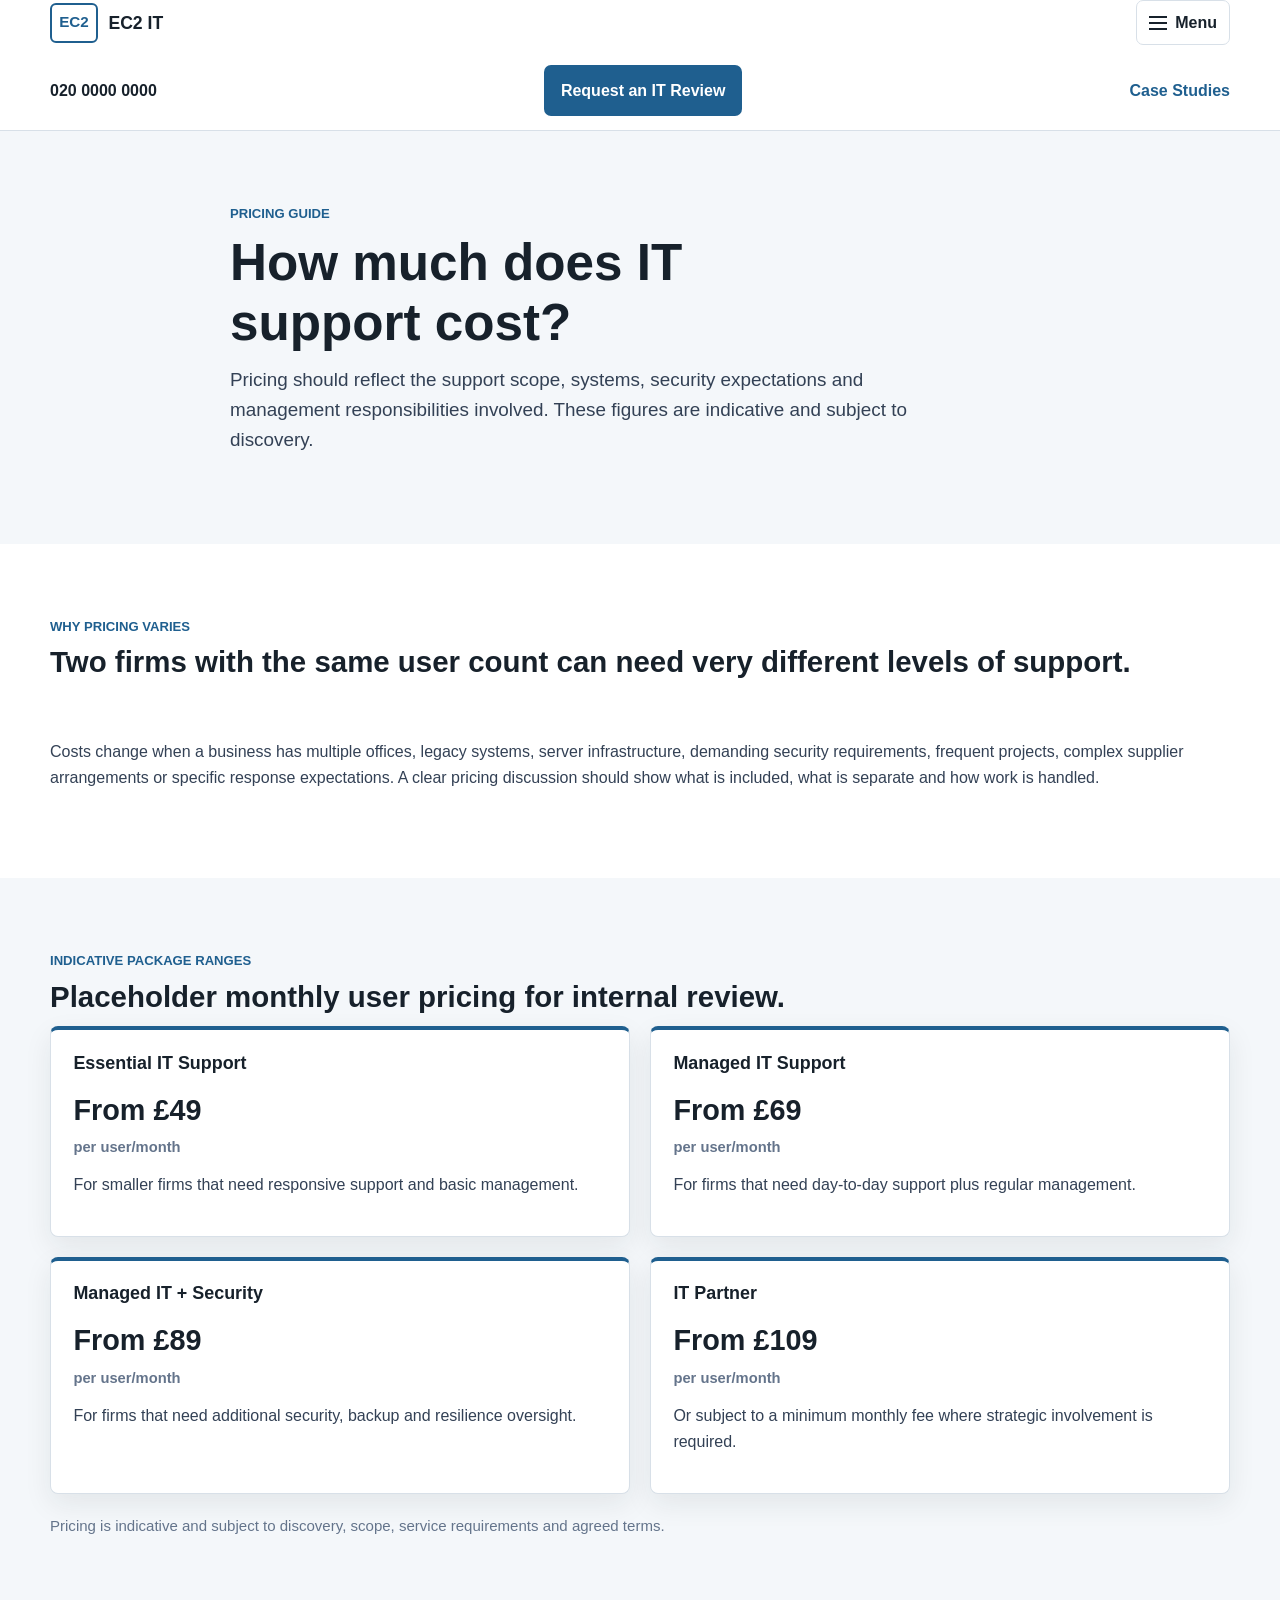
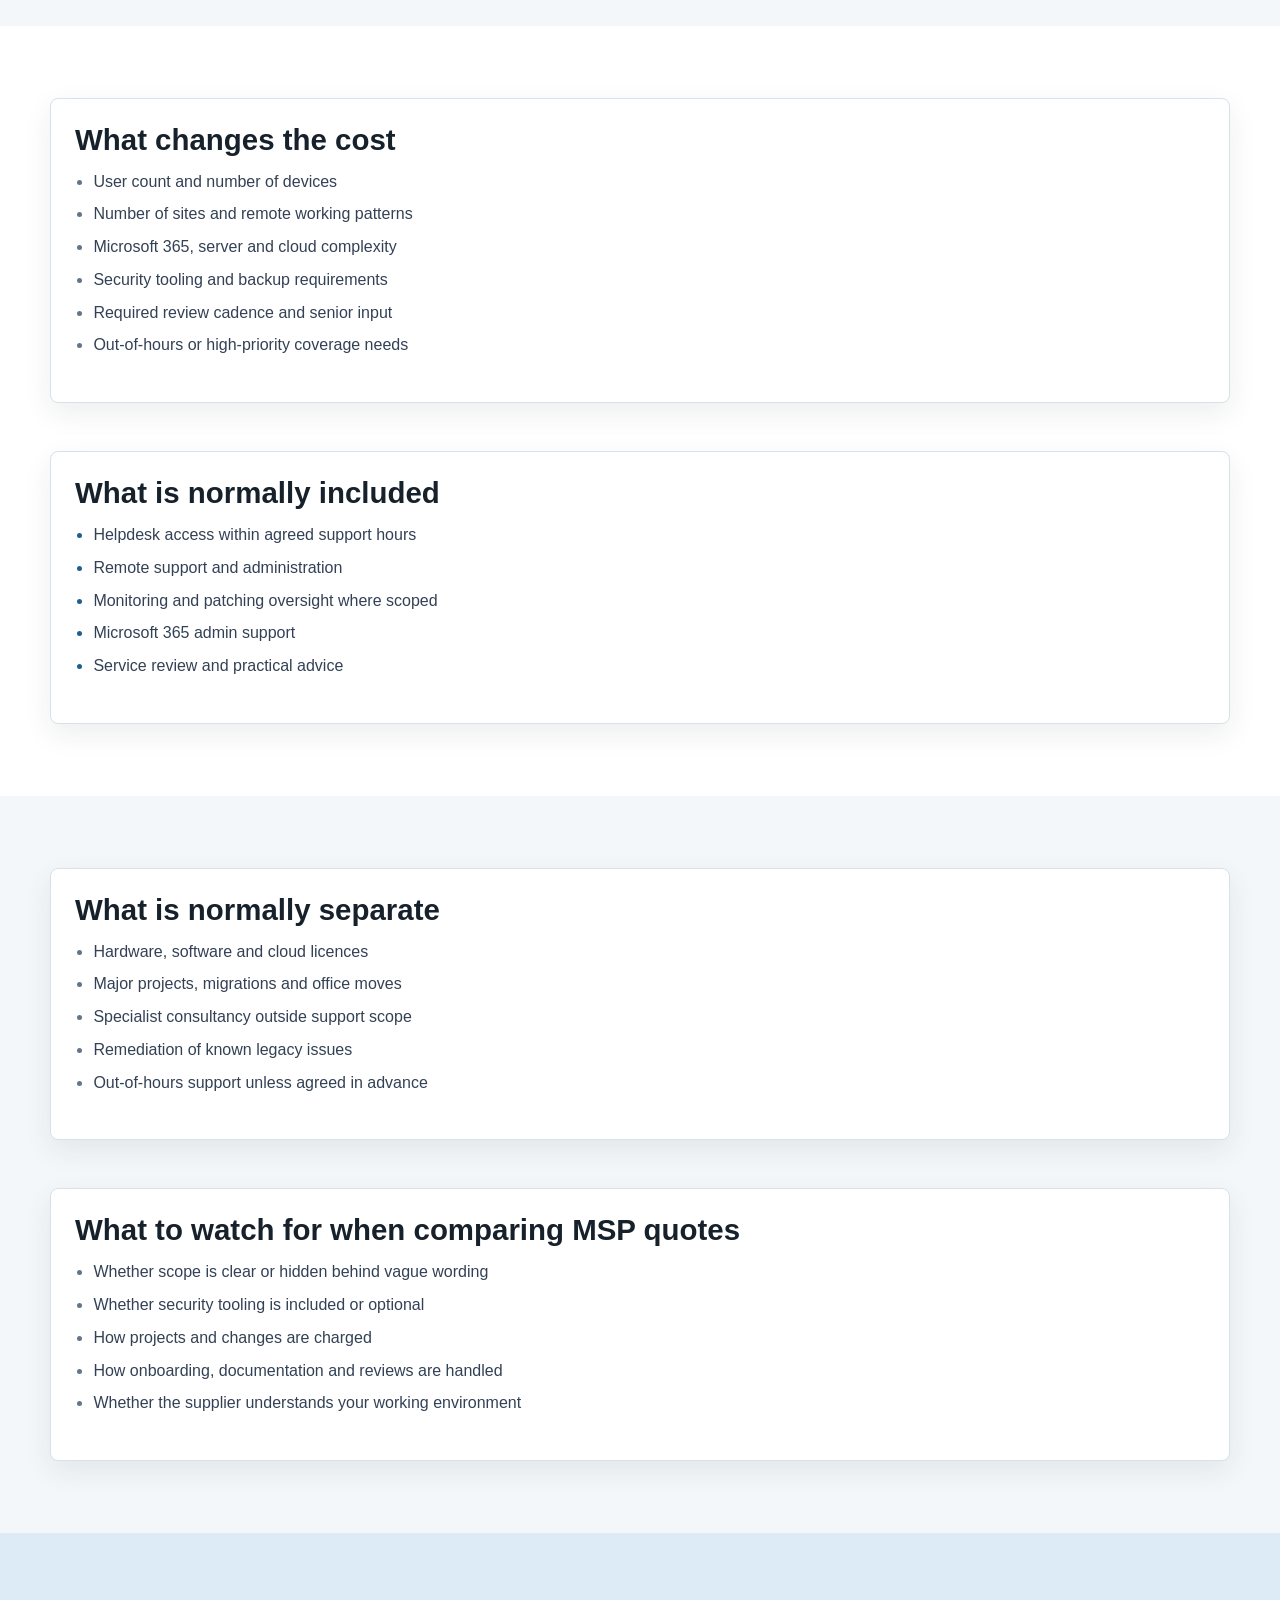
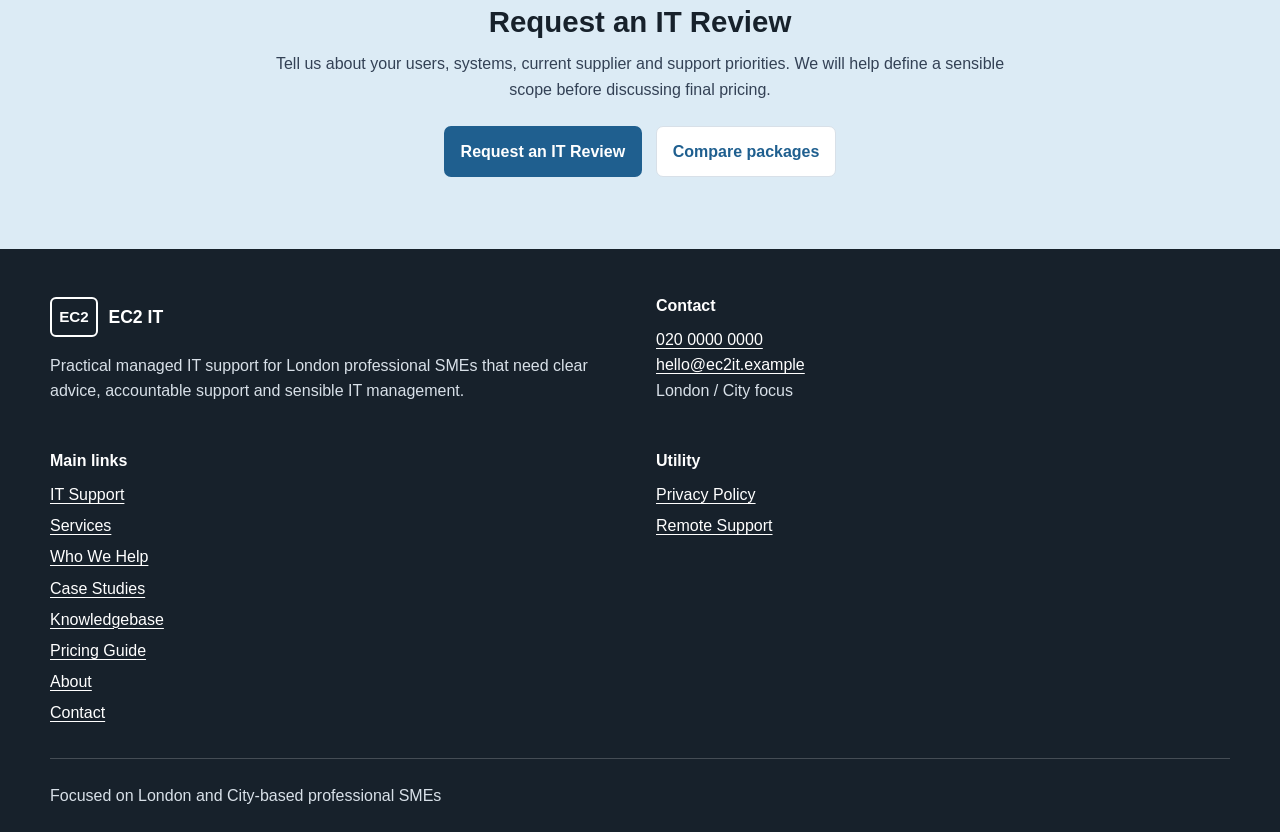
<file: pricing.html>
<!doctype html>
<html lang="en-GB">
<head>
  <meta charset="utf-8">
  <meta name="viewport" content="width=device-width, initial-scale=1">
  <title>How much does IT support cost? | EC2 IT</title>
  <meta name="description" content="Indicative managed IT support pricing guide for London professional SMEs.">
  <link rel="stylesheet" href="assets/css/styles.css">
</head>
<body class="template-ja-vega">
  <a class="skip-link" href="#main-content">Skip to main content</a>
  <!-- Header module -->
  <header class="site-header">
    <div class="container header-inner">
      <a class="brand" href="index.html" aria-label="EC2 IT home">
        <span class="brand-mark" aria-hidden="true">EC2</span>
        <span class="brand-text">EC2 IT</span>
      </a>

      <button class="nav-toggle" type="button" aria-expanded="false" aria-controls="primary-navigation">
        <span class="nav-toggle-box" aria-hidden="true"><span></span><span></span><span></span></span>
        <span class="nav-toggle-text">Menu</span>
      </button>

      <nav class="primary-nav" id="primary-navigation" aria-label="Primary navigation">
        <ul>
          <li><a href="about.html">Why Us</a></li>
          <li>
            <details class="nav-mega">
              <summary class="is-current">What We Do</summary>
              <!-- Mega menu module: What We Do -->
              <div class="mega-panel">
                <div class="mega-panel-inner">
                  <div>
                    <p class="section-kicker">Traditional services</p>
                    <h2>Core capabilities</h2>
                    <p class="mega-intro">Best for in-house IT managers, CTOs and operations leads looking for specific support capability.</p>
                    <div class="mega-section-grid">
                      <ul class="mega-link-list">
                        <li><a href="packages.html">Managed IT Support</a><small>Responsive helpdesk, monitoring options and agreed City response expectations.</small></li>
                        <li><a href="services.html#cyber-readiness">Cyber Security &amp; Compliance</a><small>Managed SOC coordination, penetration testing support and FCA/ISO27001 readiness.</small></li>
                        <li><a href="services.html#cloud-infrastructure">Cloud &amp; Infrastructure</a><small>Secure Azure, AWS, private cloud and hybrid environments.</small></li>
                      </ul>
                      <ul class="mega-link-list">
                        <li><a href="services.html#modern-workplace">Modern Workplace</a><small>Microsoft 365 optimisation, secure remote working and hardware lifecycle planning.</small></li>
                        <li><a href="services.html#strategic-vcio">Strategic vCIO</a><small>Technology roadmapping, budgeting and IT governance for leadership reporting.</small></li>
                        <li><a href="pricing.html">Pricing Guide</a><small>Indicative support ranges and the factors that change monthly cost.</small></li>
                      </ul>
                    </div>
                  </div>
                  <aside class="mega-case-study" aria-label="Featured case study">
                    <div class="placeholder-box small"><span>City office image placeholder</span></div>
                    <p class="card-label">Featured case study</p>
                    <h3>Weekend Cloud Migration</h3>
                    <p>How a 150-user investment firm could move to a secure private cloud with careful planning, testing and weekend delivery.</p>
                    <a class="card-link" href="case-studies.html">Read the success story -&gt;</a>
                  </aside>
                </div>
                <div class="mega-trust-footer">Serving firms in EC1-EC4. City response expectations are agreed during discovery, with local engineer coverage available where required.</div>
              </div>
            </details>
          </li>
          <li>
            <details class="nav-mega">
              <summary>Who You Are</summary>
              <!-- Mega menu module: Who You Are -->
              <div class="mega-panel">
                <div class="mega-panel-inner">
                  <div>
                    <p class="section-kicker">Sectors and roles</p>
                    <h2>For professional services teams with specific working pressures.</h2>
                    <div class="mega-section-grid">
                      <div>
                        <h3>By industry sector</h3>
                        <ul class="mega-link-list">
                          <li><a href="who-we-help.html#legal-firms">Legal &amp; Law Firms</a><small>Secure case management, SRA considerations and encrypted communication systems.</small></li>
                          <li><a href="who-we-help.html#finance-firms">Finance &amp; Wealth Management</a><small>FCA-aligned data storage, resilient infrastructure and clear audit trails.</small></li>
                          <li><a href="who-we-help.html#consultancy-firms">Executive Search &amp; Consultancy</a><small>CRM availability, mobile workforce security and reliable client presentation tech.</small></li>
                        </ul>
                      </div>
                      <div>
                        <h3>By your role</h3>
                        <ul class="mega-link-list">
                          <li><a href="who-we-help.html#business-leaders">For Business Leaders</a><small>Scale securely, control IT spend and reduce operational uncertainty.</small></li>
                          <li><a href="who-we-help.html#internal-it-teams">For Internal IT Teams</a><small>Escalation support, project delivery and monitoring to support internal capacity.</small></li>
                        </ul>
                      </div>
                    </div>
                  </div>
                  <aside class="mega-case-study" aria-label="Featured legal case study">
                    <p class="card-label">Featured case study</p>
                    <h3>SRA &amp; Cyber Essentials Plus Readiness</h3>
                    <p>How a Mayfair law firm could tighten email security, improve compliance evidence and reduce spoofing risk.</p>
                    <a class="card-link" href="case-studies.html">See legal case study -&gt;</a>
                  </aside>
                </div>
                <div class="mega-trust-footer">Serving firms in EC1-EC4. Local knowledge matters when office visits, supplier coordination and executive availability are time-sensitive.</div>
              </div>
            </details>
          </li>
          <li>
            <details class="nav-mega">
              <summary>Your Challenges</summary>
              <!-- Mega menu module: Your Challenges -->
              <div class="mega-panel">
                <div class="mega-panel-inner">
                  <div>
                    <p class="section-kicker">What is your question?</p>
                    <h2>Start from the trigger event, not the technical label.</h2>
                    <ul class="mega-link-list">
                      <li><a href="services.html#office-relocation">We are moving offices in the City. How do we avoid downtime?</a><span class="challenge-answer">Solution: Office relocation planning and IT move support.</span></li>
                      <li><a href="services.html#cyber-readiness">Are our client files safe from a cyber attack?</a><span class="challenge-answer">Solution: Cyber security audit and readiness review.</span></li>
                      <li><a href="services.html#msp-transition">Our current IT support is slower than we need. How quickly can we switch?</a><span class="challenge-answer">Solution: Managed provider transition planning.</span></li>
                      <li><a href="services.html#compliance-governance">How do we align IT infrastructure with FCA guidelines?</a><span class="challenge-answer">Solution: Compliance and governance framework support.</span></li>
                      <li><a href="services.html#device-provisioning">We are hiring fast. How do we onboard remote staff quickly?</a><span class="challenge-answer">Solution: Rapid device provisioning and secure onboarding.</span></li>
                    </ul>
                  </div>
                  <aside class="mega-case-study" aria-label="Featured transition case study">
                    <p class="card-label">Featured case study</p>
                    <h3>Switched in 14 Days</h3>
                    <p>How a City consultancy could move support provider with documented access, phased onboarding and no disruption to active client projects.</p>
                    <a class="card-link" href="case-studies.html">See transition case study -&gt;</a>
                  </aside>
                </div>
                <div class="mega-trust-footer">Serving firms in EC1-EC4. Practical local support for office moves, leadership meetings and time-sensitive City working patterns.</div>
              </div>
            </details>
          </li>
          <li><a href="knowledgebase.html">Knowledge Hub</a></li>
        </ul>
      </nav>

      <div class="header-actions" aria-label="Contact and enquiries">
        <a class="phone-link" href="tel:+442000000000">020 0000 0000</a>
        <a class="btn btn-primary" href="contact.html">Request an IT Review</a>
        <a class="btn-link" href="case-studies.html">Case Studies</a>
      </div>
    </div>
  </header>

  <main id="main-content">
    <!-- Hero article/module -->
    <section class="page-hero section">
      <div class="container narrow">
        <p class="eyebrow">Pricing guide</p>
        <h1>How much does IT support cost?</h1>
        <p class="lead">Pricing should reflect the support scope, systems, security expectations and management responsibilities involved. These figures are indicative and subject to discovery.</p>
      </div>
    </section>

    <!-- Pricing guide article/module -->
    <section class="section">
      <div class="container split-layout">
        <div>
          <p class="section-kicker">Why pricing varies</p>
          <h2>Two firms with the same user count can need very different levels of support.</h2>
        </div>
        <div>
          <p>Costs change when a business has multiple offices, legacy systems, server infrastructure, demanding security requirements, frequent projects, complex supplier arrangements or specific response expectations. A clear pricing discussion should show what is included, what is separate and how work is handled.</p>
        </div>
      </div>
    </section>

    <!-- Indicative package ranges module -->
    <section class="section section-muted">
      <div class="container">
        <p class="section-kicker">Indicative package ranges</p>
        <h2>Placeholder monthly user pricing for internal review.</h2>
        <div class="price-grid">
          <article class="price-card">
            <h3>Essential IT Support</h3>
            <p class="price">From &pound;49 <span>per user/month</span></p>
            <p>For smaller firms that need responsive support and basic management.</p>
          </article>
          <article class="price-card">
            <h3>Managed IT Support</h3>
            <p class="price">From &pound;69 <span>per user/month</span></p>
            <p>For firms that need day-to-day support plus regular management.</p>
          </article>
          <article class="price-card">
            <h3>Managed IT + Security</h3>
            <p class="price">From &pound;89 <span>per user/month</span></p>
            <p>For firms that need additional security, backup and resilience oversight.</p>
          </article>
          <article class="price-card">
            <h3>IT Partner</h3>
            <p class="price">From &pound;109 <span>per user/month</span></p>
            <p>Or subject to a minimum monthly fee where strategic involvement is required.</p>
          </article>
        </div>
        <p class="small-note">Pricing is indicative and subject to discovery, scope, service requirements and agreed terms.</p>
      </div>
    </section>

    <!-- Cost factors module -->
    <section class="section">
      <div class="container two-column">
        <article class="panel">
          <h2>What changes the cost</h2>
          <ul class="plain-list">
            <li>User count and number of devices</li>
            <li>Number of sites and remote working patterns</li>
            <li>Microsoft 365, server and cloud complexity</li>
            <li>Security tooling and backup requirements</li>
            <li>Required review cadence and senior input</li>
            <li>Out-of-hours or high-priority coverage needs</li>
          </ul>
        </article>
        <article class="panel">
          <h2>What is normally included</h2>
          <ul class="check-list">
            <li>Helpdesk access within agreed support hours</li>
            <li>Remote support and administration</li>
            <li>Monitoring and patching oversight where scoped</li>
            <li>Microsoft 365 admin support</li>
            <li>Service review and practical advice</li>
          </ul>
        </article>
      </div>
    </section>

    <!-- Separate costs and quote comparison module -->
    <section class="section section-muted">
      <div class="container two-column">
        <article class="panel">
          <h2>What is normally separate</h2>
          <ul class="plain-list">
            <li>Hardware, software and cloud licences</li>
            <li>Major projects, migrations and office moves</li>
            <li>Specialist consultancy outside support scope</li>
            <li>Remediation of known legacy issues</li>
            <li>Out-of-hours support unless agreed in advance</li>
          </ul>
        </article>
        <article class="panel">
          <h2>What to watch for when comparing MSP quotes</h2>
          <ul class="plain-list">
            <li>Whether scope is clear or hidden behind vague wording</li>
            <li>Whether security tooling is included or optional</li>
            <li>How projects and changes are charged</li>
            <li>How onboarding, documentation and reviews are handled</li>
            <li>Whether the supplier understands your working environment</li>
          </ul>
        </article>
      </div>
    </section>

    <!-- CTA module -->
    <section class="section final-cta">
      <div class="container narrow">
        <h2>Request an IT Review</h2>
        <p>Tell us about your users, systems, current supplier and support priorities. We will help define a sensible scope before discussing final pricing.</p>
        <div class="button-row centered">
          <a class="btn btn-primary" href="contact.html">Request an IT Review</a>
          <a class="btn btn-secondary" href="packages.html">Compare packages</a>
        </div>
      </div>
    </section>
  </main>

  <!-- Footer module -->
  <footer class="site-footer">
    <div class="container footer-grid">
      <div>
        <a class="brand footer-brand" href="index.html" aria-label="EC2 IT home">
          <span class="brand-mark" aria-hidden="true">EC2</span>
          <span class="brand-text">EC2 IT</span>
        </a>
        <p>Practical managed IT support for London professional SMEs that need clear advice, accountable support and sensible IT management.</p>
      </div>
      <div>
        <h2 class="footer-heading">Contact</h2>
        <address>
          <a href="tel:+442000000000">020 0000 0000</a><br>
          <a href="mailto:hello@ec2it.example">hello@ec2it.example</a><br>
          London / City focus
        </address>
      </div>
      <nav aria-label="Footer main links">
        <h2 class="footer-heading">Main links</h2>
                        <ul class="footer-links">
          <li><a href="packages.html">IT Support</a></li>
          <li><a href="services.html">Services</a></li>
          <li><a href="who-we-help.html">Who We Help</a></li>
          <li><a href="case-studies.html">Case Studies</a></li>
          <li><a href="knowledgebase.html">Knowledgebase</a></li>
          <li><a href="pricing.html">Pricing Guide</a></li>
          <li><a href="about.html">About</a></li>
          <li><a href="contact.html">Contact</a></li>
        </ul>
      </nav>
      <nav aria-label="Footer utility links">
        <h2 class="footer-heading">Utility</h2>
        <ul class="footer-links">
          <li><a href="#">Privacy Policy</a></li>
          <li><a href="#">Remote Support</a></li>
        </ul>
      </nav>
    </div>
    <div class="container footer-bottom">
      <p>Focused on London and City-based professional SMEs</p>
    </div>
  </footer>

  <script src="assets/js/main.js"></script>
</body>
</html>
</file>
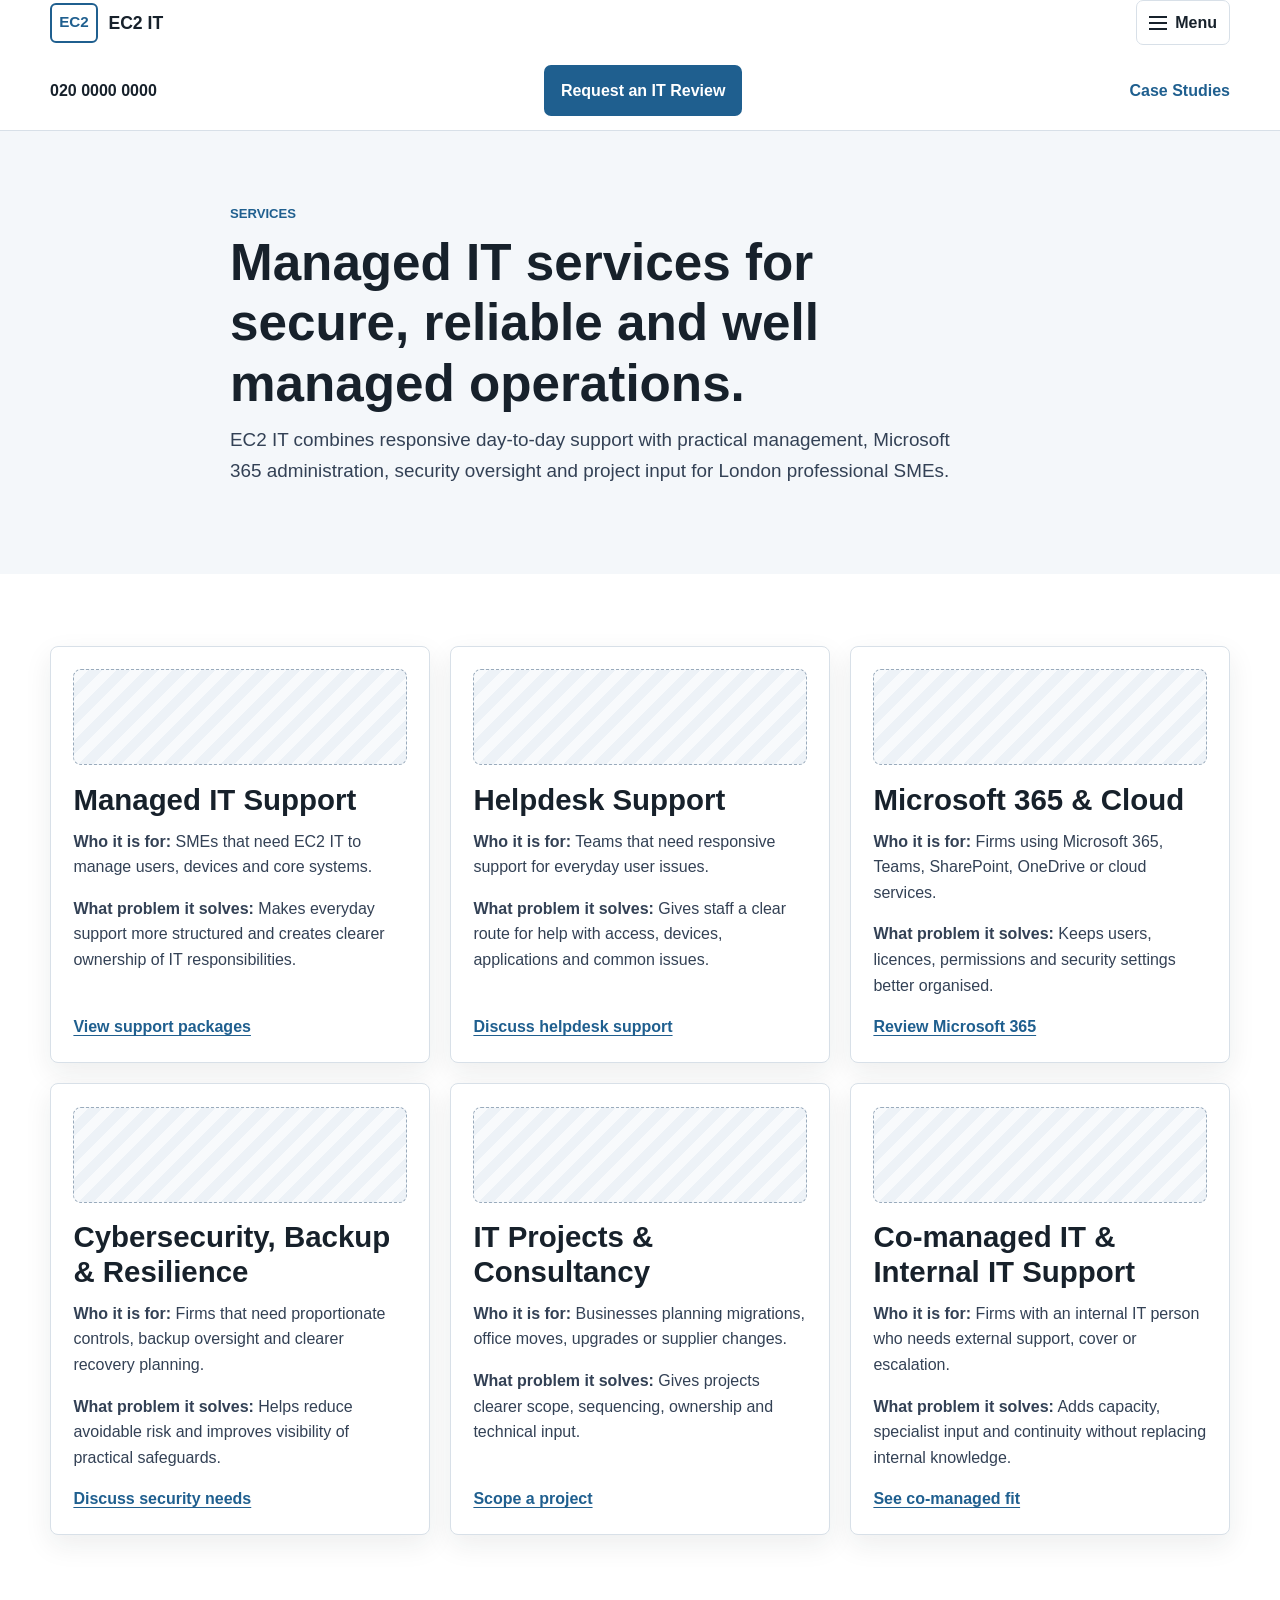
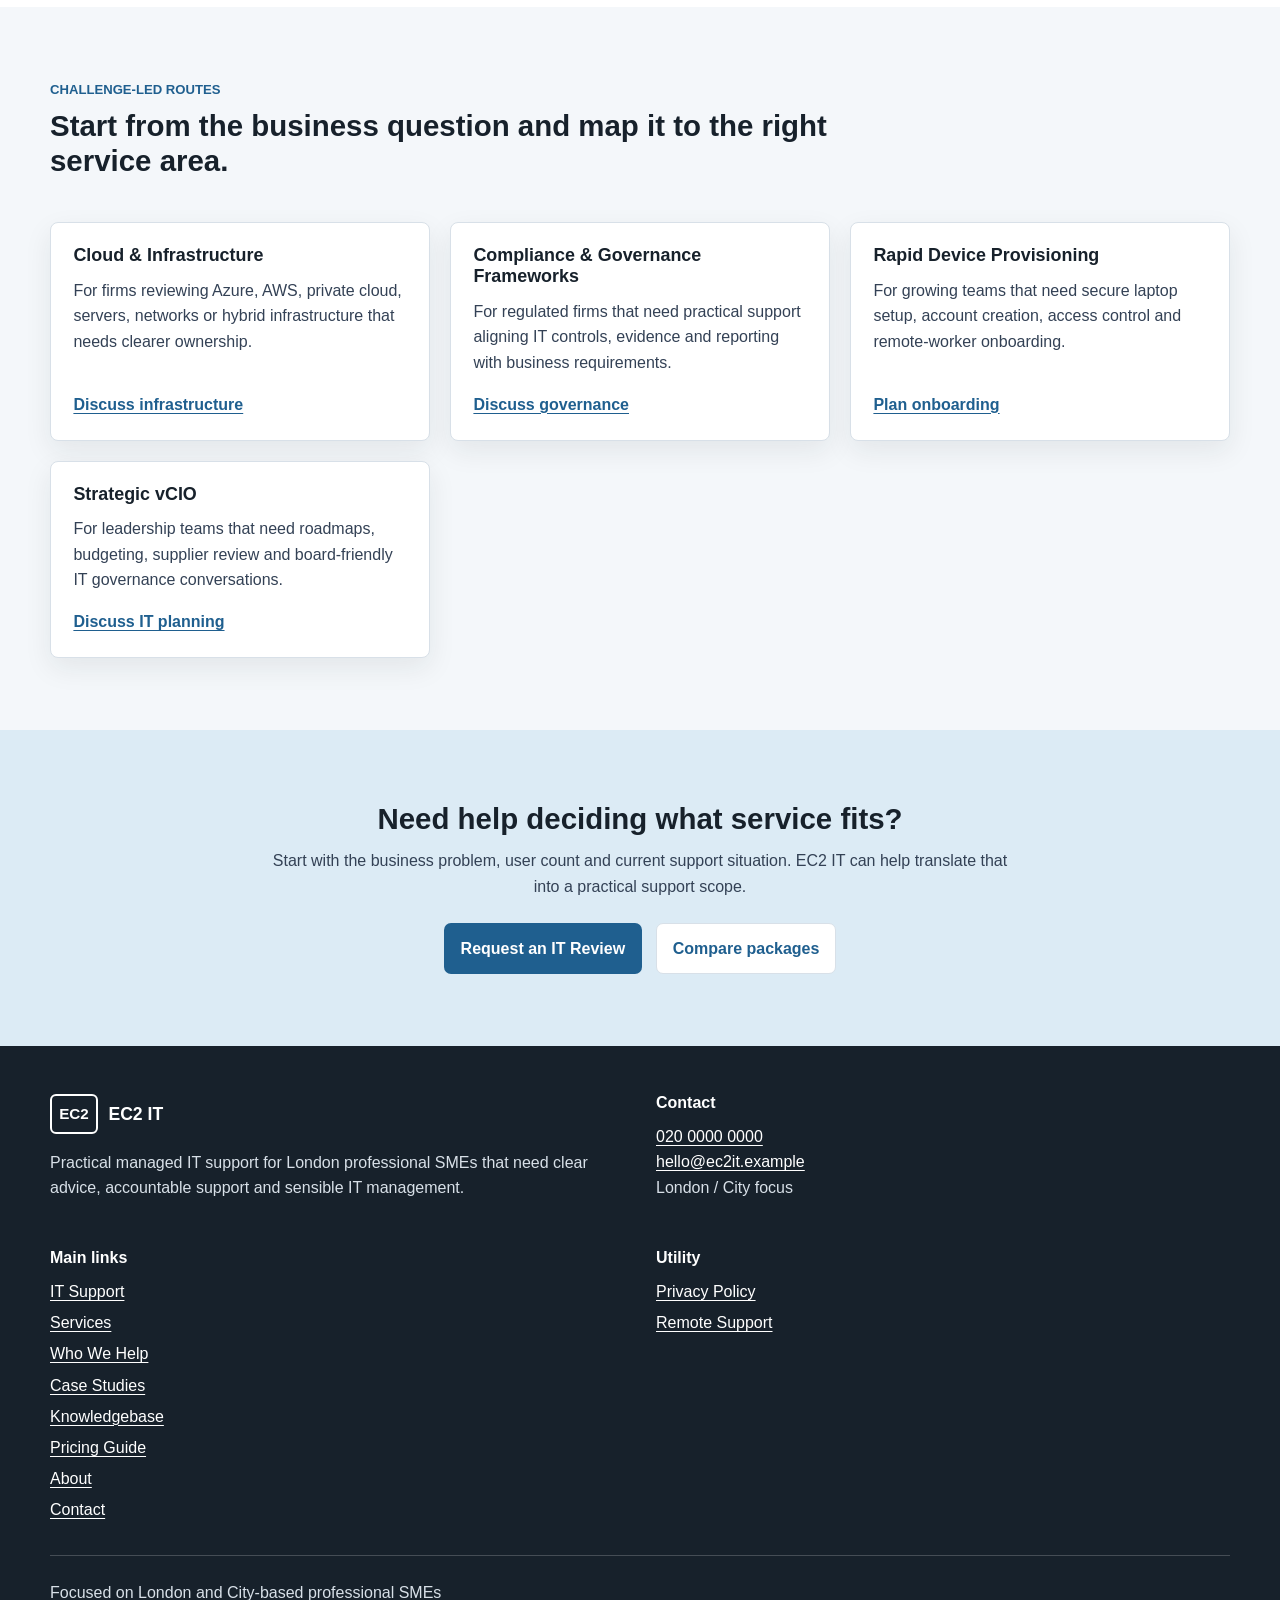
<file: services.html>
<!doctype html>
<html lang="en-GB">
<head>
  <meta charset="utf-8">
  <meta name="viewport" content="width=device-width, initial-scale=1">
  <title>Services | EC2 IT</title>
  <meta name="description" content="Managed IT support, Microsoft 365, cybersecurity, backup, projects and co-managed IT services for London SMEs.">
  <link rel="stylesheet" href="assets/css/styles.css">
</head>
<body class="template-ja-vega">
  <a class="skip-link" href="#main-content">Skip to main content</a>
  <!-- Header module -->
  <header class="site-header">
    <div class="container header-inner">
      <a class="brand" href="index.html" aria-label="EC2 IT home">
        <span class="brand-mark" aria-hidden="true">EC2</span>
        <span class="brand-text">EC2 IT</span>
      </a>

      <button class="nav-toggle" type="button" aria-expanded="false" aria-controls="primary-navigation">
        <span class="nav-toggle-box" aria-hidden="true"><span></span><span></span><span></span></span>
        <span class="nav-toggle-text">Menu</span>
      </button>

      <nav class="primary-nav" id="primary-navigation" aria-label="Primary navigation">
        <ul>
          <li><a href="about.html">Why Us</a></li>
          <li>
            <details class="nav-mega">
              <summary class="is-current">What We Do</summary>
              <!-- Mega menu module: What We Do -->
              <div class="mega-panel">
                <div class="mega-panel-inner">
                  <div>
                    <p class="section-kicker">Traditional services</p>
                    <h2>Core capabilities</h2>
                    <p class="mega-intro">Best for in-house IT managers, CTOs and operations leads looking for specific support capability.</p>
                    <div class="mega-section-grid">
                      <ul class="mega-link-list">
                        <li><a href="packages.html">Managed IT Support</a><small>Responsive helpdesk, monitoring options and agreed City response expectations.</small></li>
                        <li><a href="services.html#cyber-readiness">Cyber Security &amp; Compliance</a><small>Managed SOC coordination, penetration testing support and FCA/ISO27001 readiness.</small></li>
                        <li><a href="services.html#cloud-infrastructure">Cloud &amp; Infrastructure</a><small>Secure Azure, AWS, private cloud and hybrid environments.</small></li>
                      </ul>
                      <ul class="mega-link-list">
                        <li><a href="services.html#modern-workplace">Modern Workplace</a><small>Microsoft 365 optimisation, secure remote working and hardware lifecycle planning.</small></li>
                        <li><a href="services.html#strategic-vcio">Strategic vCIO</a><small>Technology roadmapping, budgeting and IT governance for leadership reporting.</small></li>
                        <li><a href="pricing.html">Pricing Guide</a><small>Indicative support ranges and the factors that change monthly cost.</small></li>
                      </ul>
                    </div>
                  </div>
                  <aside class="mega-case-study" aria-label="Featured case study">
                    <div class="placeholder-box small"><span>City office image placeholder</span></div>
                    <p class="card-label">Featured case study</p>
                    <h3>Weekend Cloud Migration</h3>
                    <p>How a 150-user investment firm could move to a secure private cloud with careful planning, testing and weekend delivery.</p>
                    <a class="card-link" href="case-studies.html">Read the success story -&gt;</a>
                  </aside>
                </div>
                <div class="mega-trust-footer">Serving firms in EC1-EC4. City response expectations are agreed during discovery, with local engineer coverage available where required.</div>
              </div>
            </details>
          </li>
          <li>
            <details class="nav-mega">
              <summary>Who You Are</summary>
              <!-- Mega menu module: Who You Are -->
              <div class="mega-panel">
                <div class="mega-panel-inner">
                  <div>
                    <p class="section-kicker">Sectors and roles</p>
                    <h2>For professional services teams with specific working pressures.</h2>
                    <div class="mega-section-grid">
                      <div>
                        <h3>By industry sector</h3>
                        <ul class="mega-link-list">
                          <li><a href="who-we-help.html#legal-firms">Legal &amp; Law Firms</a><small>Secure case management, SRA considerations and encrypted communication systems.</small></li>
                          <li><a href="who-we-help.html#finance-firms">Finance &amp; Wealth Management</a><small>FCA-aligned data storage, resilient infrastructure and clear audit trails.</small></li>
                          <li><a href="who-we-help.html#consultancy-firms">Executive Search &amp; Consultancy</a><small>CRM availability, mobile workforce security and reliable client presentation tech.</small></li>
                        </ul>
                      </div>
                      <div>
                        <h3>By your role</h3>
                        <ul class="mega-link-list">
                          <li><a href="who-we-help.html#business-leaders">For Business Leaders</a><small>Scale securely, control IT spend and reduce operational uncertainty.</small></li>
                          <li><a href="who-we-help.html#internal-it-teams">For Internal IT Teams</a><small>Escalation support, project delivery and monitoring to support internal capacity.</small></li>
                        </ul>
                      </div>
                    </div>
                  </div>
                  <aside class="mega-case-study" aria-label="Featured legal case study">
                    <p class="card-label">Featured case study</p>
                    <h3>SRA &amp; Cyber Essentials Plus Readiness</h3>
                    <p>How a Mayfair law firm could tighten email security, improve compliance evidence and reduce spoofing risk.</p>
                    <a class="card-link" href="case-studies.html">See legal case study -&gt;</a>
                  </aside>
                </div>
                <div class="mega-trust-footer">Serving firms in EC1-EC4. Local knowledge matters when office visits, supplier coordination and executive availability are time-sensitive.</div>
              </div>
            </details>
          </li>
          <li>
            <details class="nav-mega">
              <summary>Your Challenges</summary>
              <!-- Mega menu module: Your Challenges -->
              <div class="mega-panel">
                <div class="mega-panel-inner">
                  <div>
                    <p class="section-kicker">What is your question?</p>
                    <h2>Start from the trigger event, not the technical label.</h2>
                    <ul class="mega-link-list">
                      <li><a href="services.html#office-relocation">We are moving offices in the City. How do we avoid downtime?</a><span class="challenge-answer">Solution: Office relocation planning and IT move support.</span></li>
                      <li><a href="services.html#cyber-readiness">Are our client files safe from a cyber attack?</a><span class="challenge-answer">Solution: Cyber security audit and readiness review.</span></li>
                      <li><a href="services.html#msp-transition">Our current IT support is slower than we need. How quickly can we switch?</a><span class="challenge-answer">Solution: Managed provider transition planning.</span></li>
                      <li><a href="services.html#compliance-governance">How do we align IT infrastructure with FCA guidelines?</a><span class="challenge-answer">Solution: Compliance and governance framework support.</span></li>
                      <li><a href="services.html#device-provisioning">We are hiring fast. How do we onboard remote staff quickly?</a><span class="challenge-answer">Solution: Rapid device provisioning and secure onboarding.</span></li>
                    </ul>
                  </div>
                  <aside class="mega-case-study" aria-label="Featured transition case study">
                    <p class="card-label">Featured case study</p>
                    <h3>Switched in 14 Days</h3>
                    <p>How a City consultancy could move support provider with documented access, phased onboarding and no disruption to active client projects.</p>
                    <a class="card-link" href="case-studies.html">See transition case study -&gt;</a>
                  </aside>
                </div>
                <div class="mega-trust-footer">Serving firms in EC1-EC4. Practical local support for office moves, leadership meetings and time-sensitive City working patterns.</div>
              </div>
            </details>
          </li>
          <li><a href="knowledgebase.html">Knowledge Hub</a></li>
        </ul>
      </nav>

      <div class="header-actions" aria-label="Contact and enquiries">
        <a class="phone-link" href="tel:+442000000000">020 0000 0000</a>
        <a class="btn btn-primary" href="contact.html">Request an IT Review</a>
        <a class="btn-link" href="case-studies.html">Case Studies</a>
      </div>
    </div>
  </header>

  <main id="main-content">
    <!-- Hero article/module -->
    <section class="page-hero section">
      <div class="container narrow">
        <p class="eyebrow">Services</p>
        <h1>Managed IT services for secure, reliable and well managed operations.</h1>
        <p class="lead">EC2 IT combines responsive day-to-day support with practical management, Microsoft 365 administration, security oversight and project input for London professional SMEs.</p>
      </div>
    </section>

    <!-- Services cards module -->
    <section class="section">
      <div class="container">
        <div class="service-grid">
          <article class="service-card" id="msp-transition">
            <div class="placeholder-box small" aria-hidden="true"></div>
            <h2>Managed IT Support</h2>
            <p><strong>Who it is for:</strong> SMEs that need EC2 IT to manage users, devices and core systems.</p>
            <p><strong>What problem it solves:</strong> Makes everyday support more structured and creates clearer ownership of IT responsibilities.</p>
            <a class="card-link" href="packages.html">View support packages</a>
          </article>
          <article class="service-card">
            <div class="placeholder-box small" aria-hidden="true"></div>
            <h2>Helpdesk Support</h2>
            <p><strong>Who it is for:</strong> Teams that need responsive support for everyday user issues.</p>
            <p><strong>What problem it solves:</strong> Gives staff a clear route for help with access, devices, applications and common issues.</p>
            <a class="card-link" href="contact.html">Discuss helpdesk support</a>
          </article>
          <article class="service-card" id="modern-workplace">
            <div class="placeholder-box small" aria-hidden="true"></div>
            <h2>Microsoft 365 &amp; Cloud</h2>
            <p><strong>Who it is for:</strong> Firms using Microsoft 365, Teams, SharePoint, OneDrive or cloud services.</p>
            <p><strong>What problem it solves:</strong> Keeps users, licences, permissions and security settings better organised.</p>
            <a class="card-link" href="contact.html">Review Microsoft 365</a>
          </article>
          <article class="service-card" id="cyber-readiness">
            <div class="placeholder-box small" aria-hidden="true"></div>
            <h2>Cybersecurity, Backup &amp; Resilience</h2>
            <p><strong>Who it is for:</strong> Firms that need proportionate controls, backup oversight and clearer recovery planning.</p>
            <p><strong>What problem it solves:</strong> Helps reduce avoidable risk and improves visibility of practical safeguards.</p>
            <a class="card-link" href="contact.html">Discuss security needs</a>
          </article>
          <article class="service-card" id="office-relocation">
            <div class="placeholder-box small" aria-hidden="true"></div>
            <h2>IT Projects &amp; Consultancy</h2>
            <p><strong>Who it is for:</strong> Businesses planning migrations, office moves, upgrades or supplier changes.</p>
            <p><strong>What problem it solves:</strong> Gives projects clearer scope, sequencing, ownership and technical input.</p>
            <a class="card-link" href="contact.html">Scope a project</a>
          </article>
          <article class="service-card">
            <div class="placeholder-box small" aria-hidden="true"></div>
            <h2>Co-managed IT &amp; Internal IT Support</h2>
            <p><strong>Who it is for:</strong> Firms with an internal IT person who needs external support, cover or escalation.</p>
            <p><strong>What problem it solves:</strong> Adds capacity, specialist input and continuity without replacing internal knowledge.</p>
            <a class="card-link" href="who-we-help.html">See co-managed fit</a>
          </article>
        </div>
      </div>
    </section>

    <!-- Challenge route cards module -->
    <section class="section section-muted">
      <div class="container">
        <div class="section-heading">
          <div>
            <p class="section-kicker">Challenge-led routes</p>
            <h2>Start from the business question and map it to the right service area.</h2>
          </div>
        </div>
        <div class="card-grid three">
          <article class="article-card" id="cloud-infrastructure">
            <h3>Cloud &amp; Infrastructure</h3>
            <p>For firms reviewing Azure, AWS, private cloud, servers, networks or hybrid infrastructure that needs clearer ownership.</p>
            <a class="card-link" href="contact.html">Discuss infrastructure</a>
          </article>
          <article class="article-card" id="compliance-governance">
            <h3>Compliance &amp; Governance Frameworks</h3>
            <p>For regulated firms that need practical support aligning IT controls, evidence and reporting with business requirements.</p>
            <a class="card-link" href="contact.html">Discuss governance</a>
          </article>
          <article class="article-card" id="device-provisioning">
            <h3>Rapid Device Provisioning</h3>
            <p>For growing teams that need secure laptop setup, account creation, access control and remote-worker onboarding.</p>
            <a class="card-link" href="contact.html">Plan onboarding</a>
          </article>
          <article class="article-card" id="strategic-vcio">
            <h3>Strategic vCIO</h3>
            <p>For leadership teams that need roadmaps, budgeting, supplier review and board-friendly IT governance conversations.</p>
            <a class="card-link" href="contact.html">Discuss IT planning</a>
          </article>
        </div>
      </div>
    </section>

    <!-- CTA module -->
    <section class="section final-cta">
      <div class="container narrow">
        <h2>Need help deciding what service fits?</h2>
        <p>Start with the business problem, user count and current support situation. EC2 IT can help translate that into a practical support scope.</p>
        <div class="button-row centered">
          <a class="btn btn-primary" href="contact.html">Request an IT Review</a>
          <a class="btn btn-secondary" href="packages.html">Compare packages</a>
        </div>
      </div>
    </section>
  </main>

  <!-- Footer module -->
  <footer class="site-footer">
    <div class="container footer-grid">
      <div>
        <a class="brand footer-brand" href="index.html" aria-label="EC2 IT home">
          <span class="brand-mark" aria-hidden="true">EC2</span>
          <span class="brand-text">EC2 IT</span>
        </a>
        <p>Practical managed IT support for London professional SMEs that need clear advice, accountable support and sensible IT management.</p>
      </div>
      <div>
        <h2 class="footer-heading">Contact</h2>
        <address>
          <a href="tel:+442000000000">020 0000 0000</a><br>
          <a href="mailto:hello@ec2it.example">hello@ec2it.example</a><br>
          London / City focus
        </address>
      </div>
      <nav aria-label="Footer main links">
        <h2 class="footer-heading">Main links</h2>
                        <ul class="footer-links">
          <li><a href="packages.html">IT Support</a></li>
          <li><a href="services.html">Services</a></li>
          <li><a href="who-we-help.html">Who We Help</a></li>
          <li><a href="case-studies.html">Case Studies</a></li>
          <li><a href="knowledgebase.html">Knowledgebase</a></li>
          <li><a href="pricing.html">Pricing Guide</a></li>
          <li><a href="about.html">About</a></li>
          <li><a href="contact.html">Contact</a></li>
        </ul>
      </nav>
      <nav aria-label="Footer utility links">
        <h2 class="footer-heading">Utility</h2>
        <ul class="footer-links">
          <li><a href="#">Privacy Policy</a></li>
          <li><a href="#">Remote Support</a></li>
        </ul>
      </nav>
    </div>
    <div class="container footer-bottom">
      <p>Focused on London and City-based professional SMEs</p>
    </div>
  </footer>

  <script src="assets/js/main.js"></script>
</body>
</html>
</file>
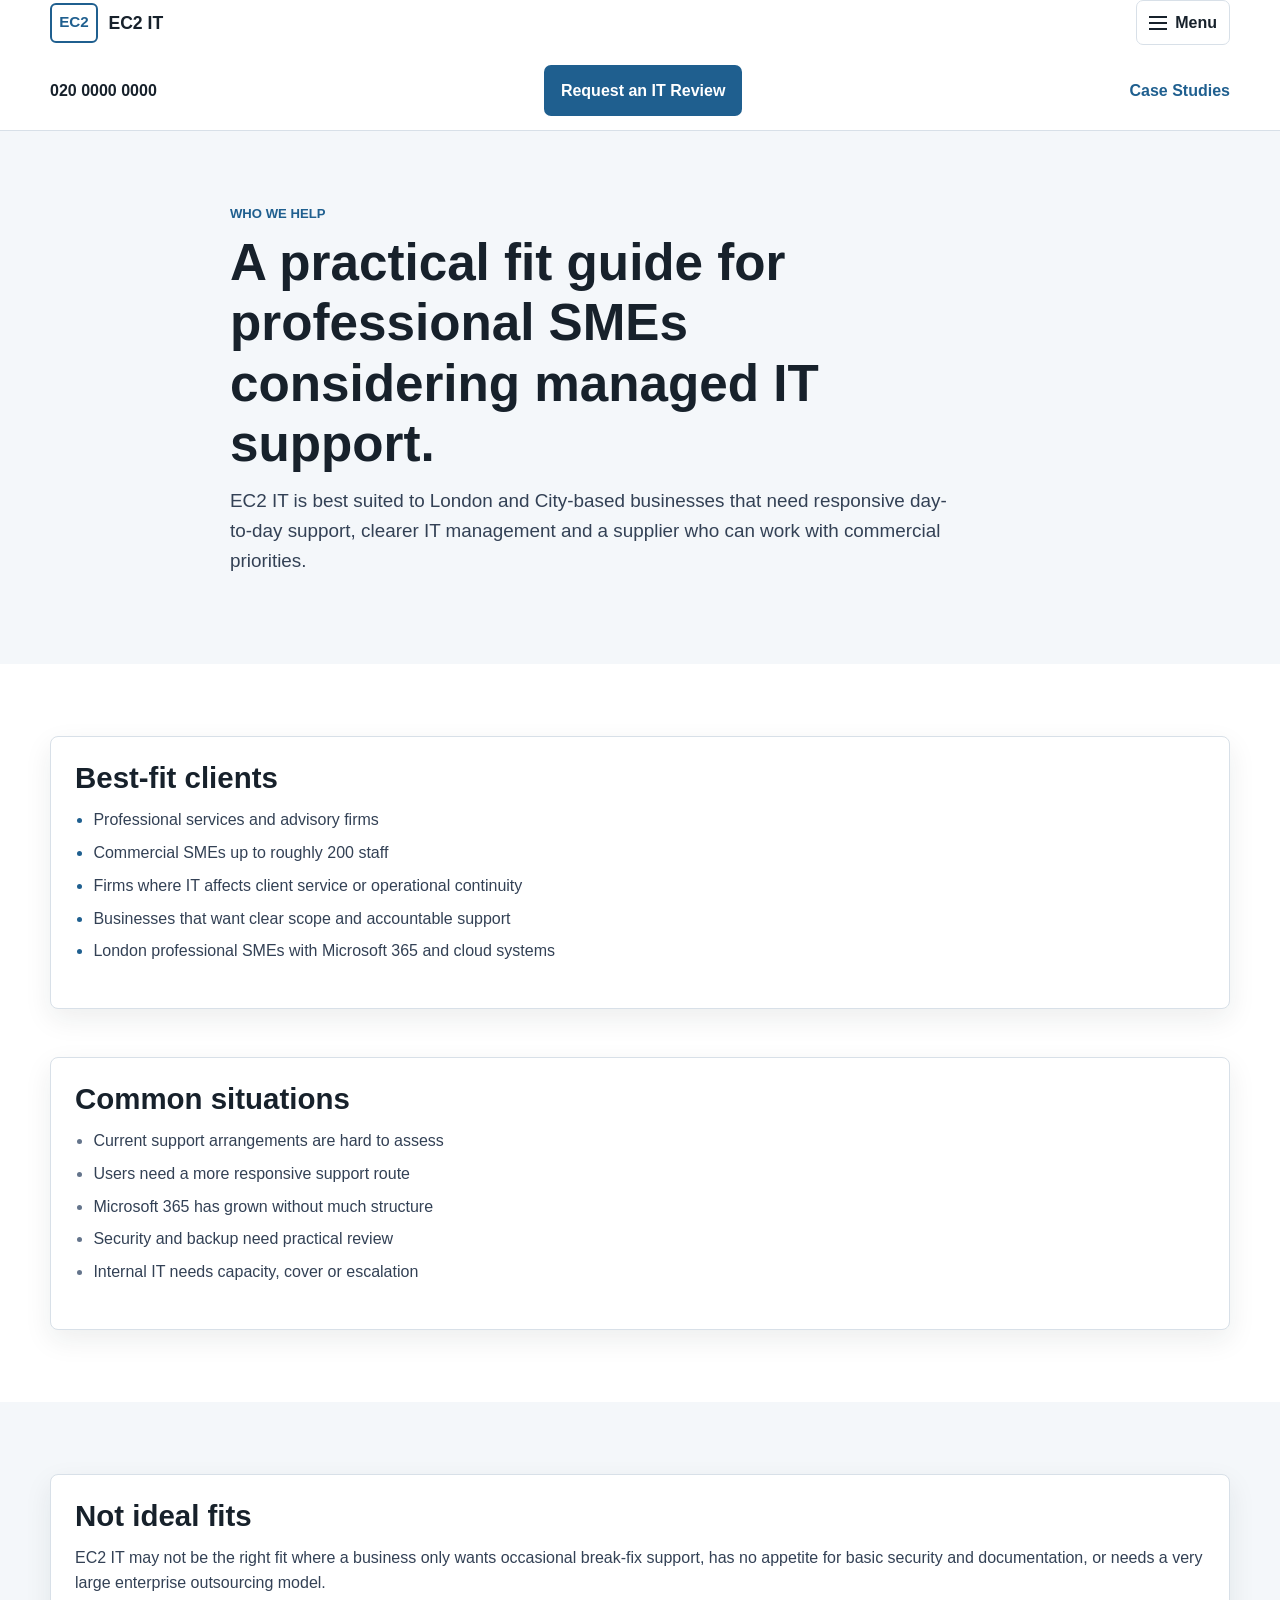
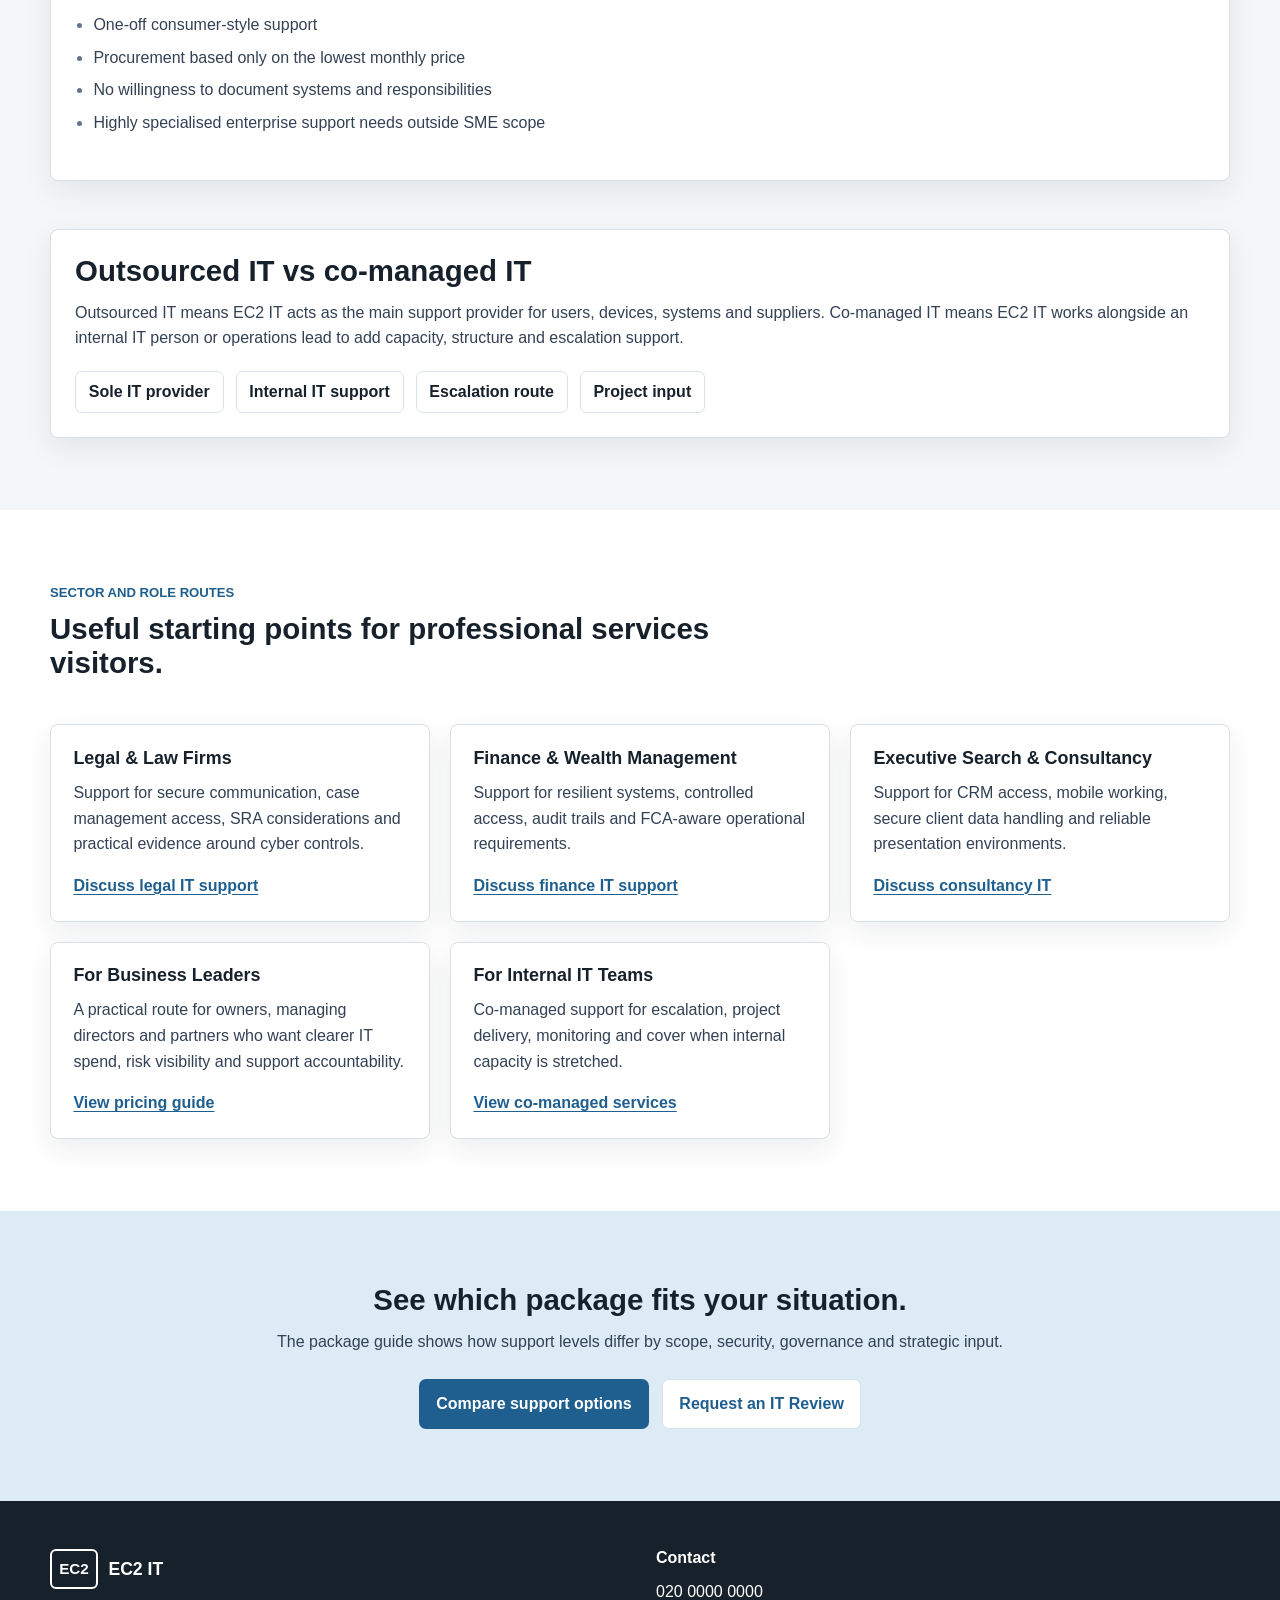
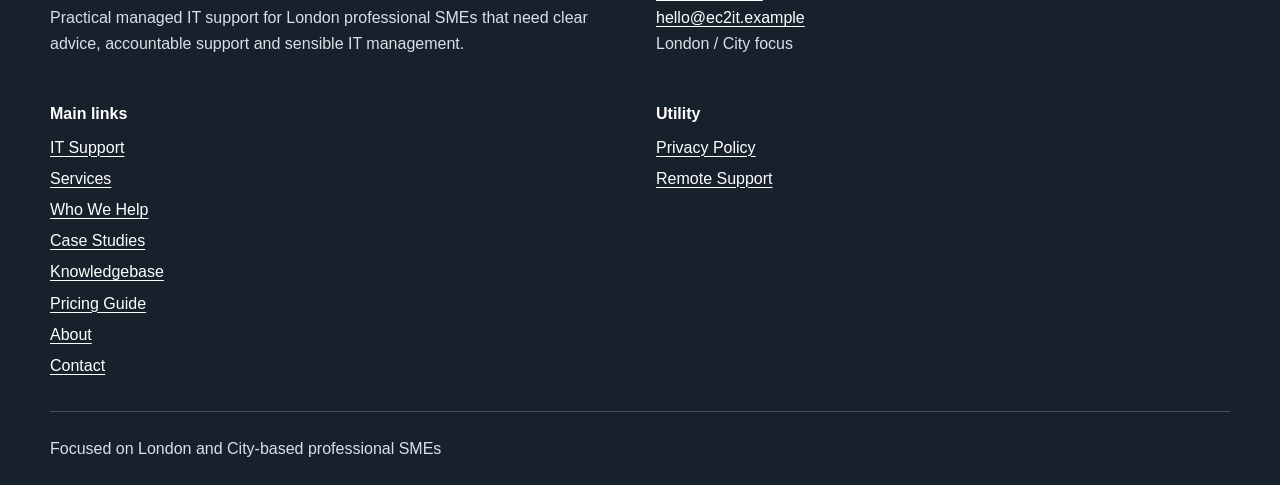
<file: who-we-help.html>
<!doctype html>
<html lang="en-GB">
<head>
  <meta charset="utf-8">
  <meta name="viewport" content="width=device-width, initial-scale=1">
  <title>Who We Help | EC2 IT</title>
  <meta name="description" content="Qualification guide for London professional SMEs considering EC2 IT managed support.">
  <link rel="stylesheet" href="assets/css/styles.css">
</head>
<body class="template-ja-vega">
  <a class="skip-link" href="#main-content">Skip to main content</a>
  <!-- Header module -->
  <header class="site-header">
    <div class="container header-inner">
      <a class="brand" href="index.html" aria-label="EC2 IT home">
        <span class="brand-mark" aria-hidden="true">EC2</span>
        <span class="brand-text">EC2 IT</span>
      </a>

      <button class="nav-toggle" type="button" aria-expanded="false" aria-controls="primary-navigation">
        <span class="nav-toggle-box" aria-hidden="true"><span></span><span></span><span></span></span>
        <span class="nav-toggle-text">Menu</span>
      </button>

      <nav class="primary-nav" id="primary-navigation" aria-label="Primary navigation">
        <ul>
          <li><a href="about.html">Why Us</a></li>
          <li>
            <details class="nav-mega">
              <summary>What We Do</summary>
              <!-- Mega menu module: What We Do -->
              <div class="mega-panel">
                <div class="mega-panel-inner">
                  <div>
                    <p class="section-kicker">Traditional services</p>
                    <h2>Core capabilities</h2>
                    <p class="mega-intro">Best for in-house IT managers, CTOs and operations leads looking for specific support capability.</p>
                    <div class="mega-section-grid">
                      <ul class="mega-link-list">
                        <li><a href="packages.html">Managed IT Support</a><small>Responsive helpdesk, monitoring options and agreed City response expectations.</small></li>
                        <li><a href="services.html#cyber-readiness">Cyber Security &amp; Compliance</a><small>Managed SOC coordination, penetration testing support and FCA/ISO27001 readiness.</small></li>
                        <li><a href="services.html#cloud-infrastructure">Cloud &amp; Infrastructure</a><small>Secure Azure, AWS, private cloud and hybrid environments.</small></li>
                      </ul>
                      <ul class="mega-link-list">
                        <li><a href="services.html#modern-workplace">Modern Workplace</a><small>Microsoft 365 optimisation, secure remote working and hardware lifecycle planning.</small></li>
                        <li><a href="services.html#strategic-vcio">Strategic vCIO</a><small>Technology roadmapping, budgeting and IT governance for leadership reporting.</small></li>
                        <li><a href="pricing.html">Pricing Guide</a><small>Indicative support ranges and the factors that change monthly cost.</small></li>
                      </ul>
                    </div>
                  </div>
                  <aside class="mega-case-study" aria-label="Featured case study">
                    <div class="placeholder-box small"><span>City office image placeholder</span></div>
                    <p class="card-label">Featured case study</p>
                    <h3>Weekend Cloud Migration</h3>
                    <p>How a 150-user investment firm could move to a secure private cloud with careful planning, testing and weekend delivery.</p>
                    <a class="card-link" href="case-studies.html">Read the success story -&gt;</a>
                  </aside>
                </div>
                <div class="mega-trust-footer">Serving firms in EC1-EC4. City response expectations are agreed during discovery, with local engineer coverage available where required.</div>
              </div>
            </details>
          </li>
          <li>
            <details class="nav-mega">
              <summary class="is-current">Who You Are</summary>
              <!-- Mega menu module: Who You Are -->
              <div class="mega-panel">
                <div class="mega-panel-inner">
                  <div>
                    <p class="section-kicker">Sectors and roles</p>
                    <h2>For professional services teams with specific working pressures.</h2>
                    <div class="mega-section-grid">
                      <div>
                        <h3>By industry sector</h3>
                        <ul class="mega-link-list">
                          <li><a href="who-we-help.html#legal-firms">Legal &amp; Law Firms</a><small>Secure case management, SRA considerations and encrypted communication systems.</small></li>
                          <li><a href="who-we-help.html#finance-firms">Finance &amp; Wealth Management</a><small>FCA-aligned data storage, resilient infrastructure and clear audit trails.</small></li>
                          <li><a href="who-we-help.html#consultancy-firms">Executive Search &amp; Consultancy</a><small>CRM availability, mobile workforce security and reliable client presentation tech.</small></li>
                        </ul>
                      </div>
                      <div>
                        <h3>By your role</h3>
                        <ul class="mega-link-list">
                          <li><a href="who-we-help.html#business-leaders">For Business Leaders</a><small>Scale securely, control IT spend and reduce operational uncertainty.</small></li>
                          <li><a href="who-we-help.html#internal-it-teams">For Internal IT Teams</a><small>Escalation support, project delivery and monitoring to support internal capacity.</small></li>
                        </ul>
                      </div>
                    </div>
                  </div>
                  <aside class="mega-case-study" aria-label="Featured legal case study">
                    <p class="card-label">Featured case study</p>
                    <h3>SRA &amp; Cyber Essentials Plus Readiness</h3>
                    <p>How a Mayfair law firm could tighten email security, improve compliance evidence and reduce spoofing risk.</p>
                    <a class="card-link" href="case-studies.html">See legal case study -&gt;</a>
                  </aside>
                </div>
                <div class="mega-trust-footer">Serving firms in EC1-EC4. Local knowledge matters when office visits, supplier coordination and executive availability are time-sensitive.</div>
              </div>
            </details>
          </li>
          <li>
            <details class="nav-mega">
              <summary>Your Challenges</summary>
              <!-- Mega menu module: Your Challenges -->
              <div class="mega-panel">
                <div class="mega-panel-inner">
                  <div>
                    <p class="section-kicker">What is your question?</p>
                    <h2>Start from the trigger event, not the technical label.</h2>
                    <ul class="mega-link-list">
                      <li><a href="services.html#office-relocation">We are moving offices in the City. How do we avoid downtime?</a><span class="challenge-answer">Solution: Office relocation planning and IT move support.</span></li>
                      <li><a href="services.html#cyber-readiness">Are our client files safe from a cyber attack?</a><span class="challenge-answer">Solution: Cyber security audit and readiness review.</span></li>
                      <li><a href="services.html#msp-transition">Our current IT support is slower than we need. How quickly can we switch?</a><span class="challenge-answer">Solution: Managed provider transition planning.</span></li>
                      <li><a href="services.html#compliance-governance">How do we align IT infrastructure with FCA guidelines?</a><span class="challenge-answer">Solution: Compliance and governance framework support.</span></li>
                      <li><a href="services.html#device-provisioning">We are hiring fast. How do we onboard remote staff quickly?</a><span class="challenge-answer">Solution: Rapid device provisioning and secure onboarding.</span></li>
                    </ul>
                  </div>
                  <aside class="mega-case-study" aria-label="Featured transition case study">
                    <p class="card-label">Featured case study</p>
                    <h3>Switched in 14 Days</h3>
                    <p>How a City consultancy could move support provider with documented access, phased onboarding and no disruption to active client projects.</p>
                    <a class="card-link" href="case-studies.html">See transition case study -&gt;</a>
                  </aside>
                </div>
                <div class="mega-trust-footer">Serving firms in EC1-EC4. Practical local support for office moves, leadership meetings and time-sensitive City working patterns.</div>
              </div>
            </details>
          </li>
          <li><a href="knowledgebase.html">Knowledge Hub</a></li>
        </ul>
      </nav>

      <div class="header-actions" aria-label="Contact and enquiries">
        <a class="phone-link" href="tel:+442000000000">020 0000 0000</a>
        <a class="btn btn-primary" href="contact.html">Request an IT Review</a>
        <a class="btn-link" href="case-studies.html">Case Studies</a>
      </div>
    </div>
  </header>

  <main id="main-content">
    <!-- Hero article/module -->
    <section class="page-hero section">
      <div class="container narrow">
        <p class="eyebrow">Who we help</p>
        <h1>A practical fit guide for professional SMEs considering managed IT support.</h1>
        <p class="lead">EC2 IT is best suited to London and City-based businesses that need responsive day-to-day support, clearer IT management and a supplier who can work with commercial priorities.</p>
      </div>
    </section>

    <!-- Qualification module -->
    <section class="section">
      <div class="container two-column">
        <article class="panel">
          <h2>Best-fit clients</h2>
          <ul class="check-list">
            <li>Professional services and advisory firms</li>
            <li>Commercial SMEs up to roughly 200 staff</li>
            <li>Firms where IT affects client service or operational continuity</li>
            <li>Businesses that want clear scope and accountable support</li>
            <li>London professional SMEs with Microsoft 365 and cloud systems</li>
          </ul>
        </article>
        <article class="panel">
          <h2>Common situations</h2>
          <ul class="plain-list">
            <li>Current support arrangements are hard to assess</li>
            <li>Users need a more responsive support route</li>
            <li>Microsoft 365 has grown without much structure</li>
            <li>Security and backup need practical review</li>
            <li>Internal IT needs capacity, cover or escalation</li>
          </ul>
        </article>
      </div>
    </section>

    <!-- Fit guidance module -->
    <section class="section section-muted">
      <div class="container two-column">
        <article class="panel">
          <h2>Not ideal fits</h2>
          <p>EC2 IT may not be the right fit where a business only wants occasional break-fix support, has no appetite for basic security and documentation, or needs a very large enterprise outsourcing model.</p>
          <ul class="plain-list">
            <li>One-off consumer-style support</li>
            <li>Procurement based only on the lowest monthly price</li>
            <li>No willingness to document systems and responsibilities</li>
            <li>Highly specialised enterprise support needs outside SME scope</li>
          </ul>
        </article>
        <article class="panel">
          <h2>Outsourced IT vs co-managed IT</h2>
          <p>Outsourced IT means EC2 IT acts as the main support provider for users, devices, systems and suppliers. Co-managed IT means EC2 IT works alongside an internal IT person or operations lead to add capacity, structure and escalation support.</p>
          <div class="tag-grid compact">
            <span>Sole IT provider</span>
            <span>Internal IT support</span>
            <span>Escalation route</span>
            <span>Project input</span>
          </div>
        </article>
      </div>
    </section>

    <!-- Sector and role landing module -->
    <section class="section">
      <div class="container">
        <div class="section-heading">
          <div>
            <p class="section-kicker">Sector and role routes</p>
            <h2>Useful starting points for professional services visitors.</h2>
          </div>
        </div>
        <div class="card-grid three">
          <article class="article-card" id="legal-firms">
            <h3>Legal &amp; Law Firms</h3>
            <p>Support for secure communication, case management access, SRA considerations and practical evidence around cyber controls.</p>
            <a class="card-link" href="contact.html">Discuss legal IT support</a>
          </article>
          <article class="article-card" id="finance-firms">
            <h3>Finance &amp; Wealth Management</h3>
            <p>Support for resilient systems, controlled access, audit trails and FCA-aware operational requirements.</p>
            <a class="card-link" href="contact.html">Discuss finance IT support</a>
          </article>
          <article class="article-card" id="consultancy-firms">
            <h3>Executive Search &amp; Consultancy</h3>
            <p>Support for CRM access, mobile working, secure client data handling and reliable presentation environments.</p>
            <a class="card-link" href="contact.html">Discuss consultancy IT</a>
          </article>
          <article class="article-card" id="business-leaders">
            <h3>For Business Leaders</h3>
            <p>A practical route for owners, managing directors and partners who want clearer IT spend, risk visibility and support accountability.</p>
            <a class="card-link" href="pricing.html">View pricing guide</a>
          </article>
          <article class="article-card" id="internal-it-teams">
            <h3>For Internal IT Teams</h3>
            <p>Co-managed support for escalation, project delivery, monitoring and cover when internal capacity is stretched.</p>
            <a class="card-link" href="services.html">View co-managed services</a>
          </article>
        </div>
      </div>
    </section>

    <!-- CTA module -->
    <section class="section final-cta">
      <div class="container narrow">
        <h2>See which package fits your situation.</h2>
        <p>The package guide shows how support levels differ by scope, security, governance and strategic input.</p>
        <div class="button-row centered">
          <a class="btn btn-primary" href="packages.html">Compare support options</a>
          <a class="btn btn-secondary" href="contact.html">Request an IT Review</a>
        </div>
      </div>
    </section>
  </main>

  <!-- Footer module -->
  <footer class="site-footer">
    <div class="container footer-grid">
      <div>
        <a class="brand footer-brand" href="index.html" aria-label="EC2 IT home">
          <span class="brand-mark" aria-hidden="true">EC2</span>
          <span class="brand-text">EC2 IT</span>
        </a>
        <p>Practical managed IT support for London professional SMEs that need clear advice, accountable support and sensible IT management.</p>
      </div>
      <div>
        <h2 class="footer-heading">Contact</h2>
        <address>
          <a href="tel:+442000000000">020 0000 0000</a><br>
          <a href="mailto:hello@ec2it.example">hello@ec2it.example</a><br>
          London / City focus
        </address>
      </div>
      <nav aria-label="Footer main links">
        <h2 class="footer-heading">Main links</h2>
                        <ul class="footer-links">
          <li><a href="packages.html">IT Support</a></li>
          <li><a href="services.html">Services</a></li>
          <li><a href="who-we-help.html">Who We Help</a></li>
          <li><a href="case-studies.html">Case Studies</a></li>
          <li><a href="knowledgebase.html">Knowledgebase</a></li>
          <li><a href="pricing.html">Pricing Guide</a></li>
          <li><a href="about.html">About</a></li>
          <li><a href="contact.html">Contact</a></li>
        </ul>
      </nav>
      <nav aria-label="Footer utility links">
        <h2 class="footer-heading">Utility</h2>
        <ul class="footer-links">
          <li><a href="#">Privacy Policy</a></li>
          <li><a href="#">Remote Support</a></li>
        </ul>
      </nav>
    </div>
    <div class="container footer-bottom">
      <p>Focused on London and City-based professional SMEs</p>
    </div>
  </footer>

  <script src="assets/js/main.js"></script>
</body>
</html>
</file>
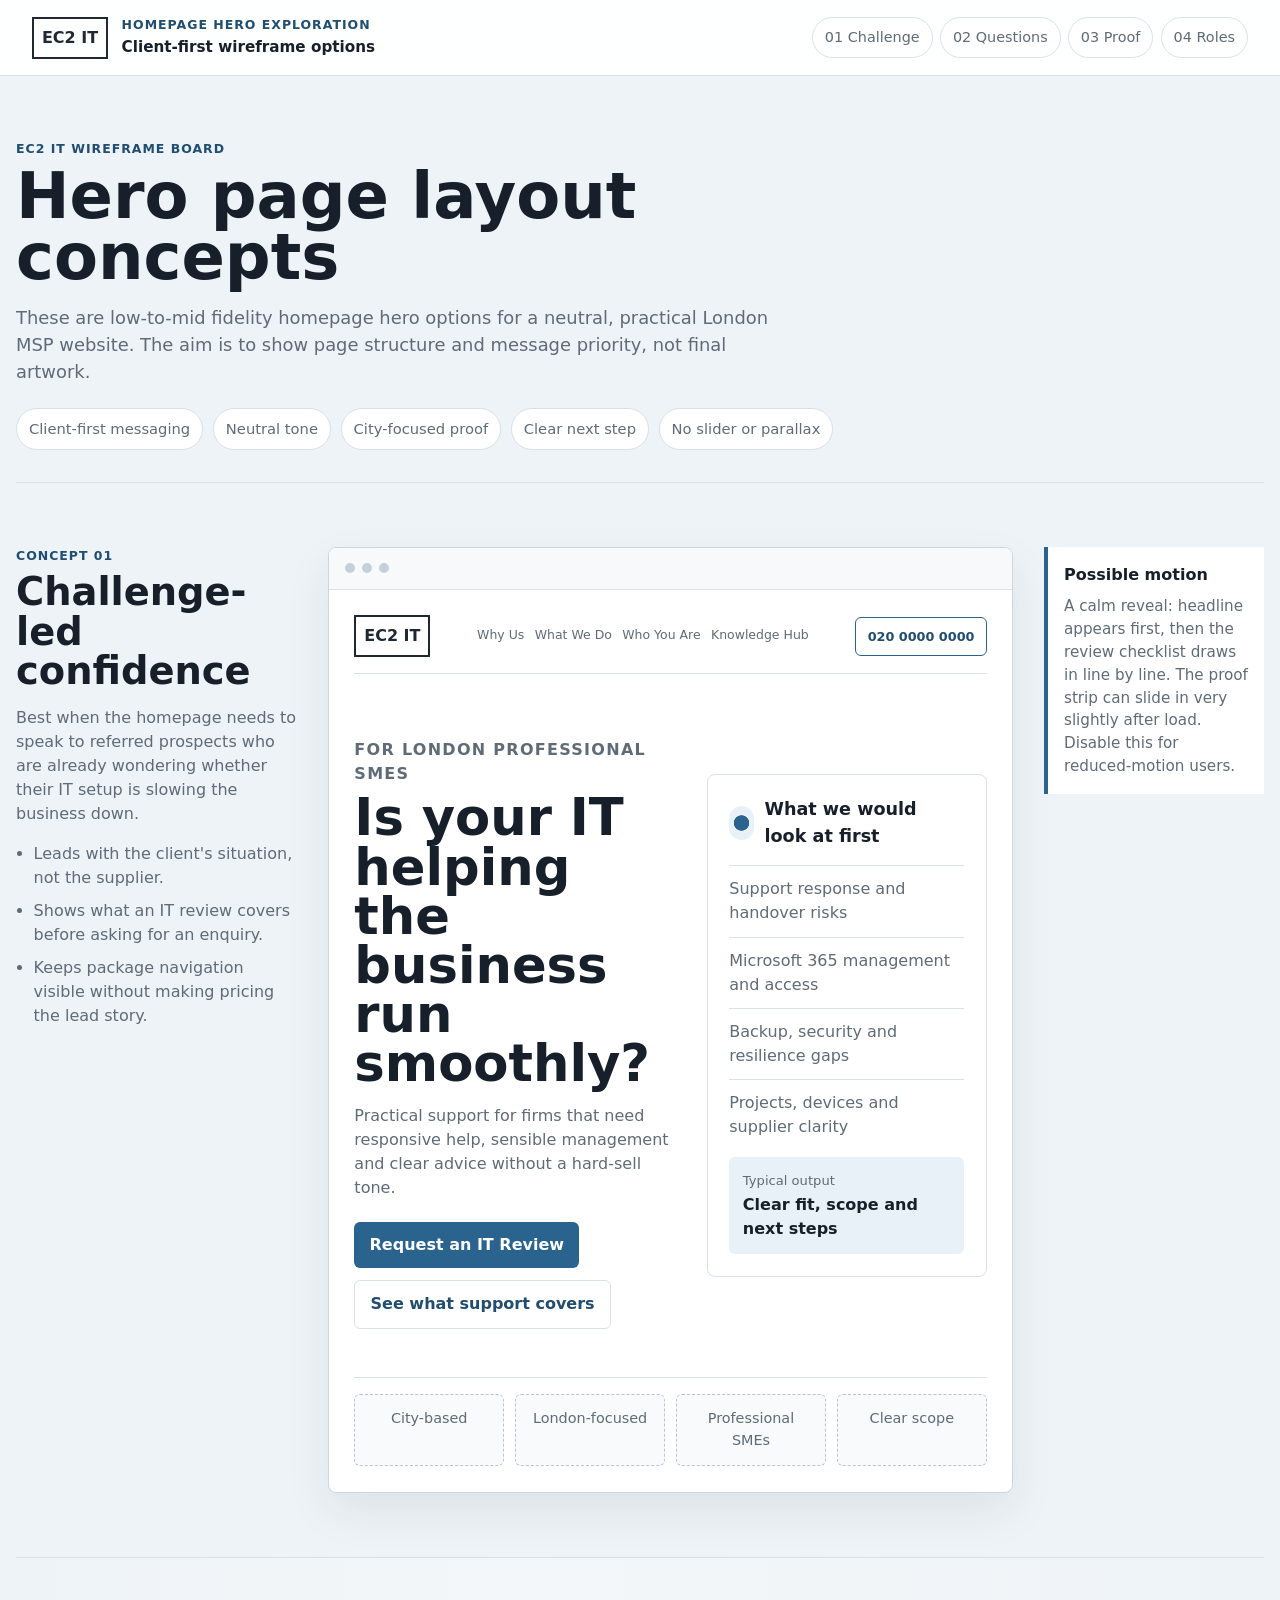
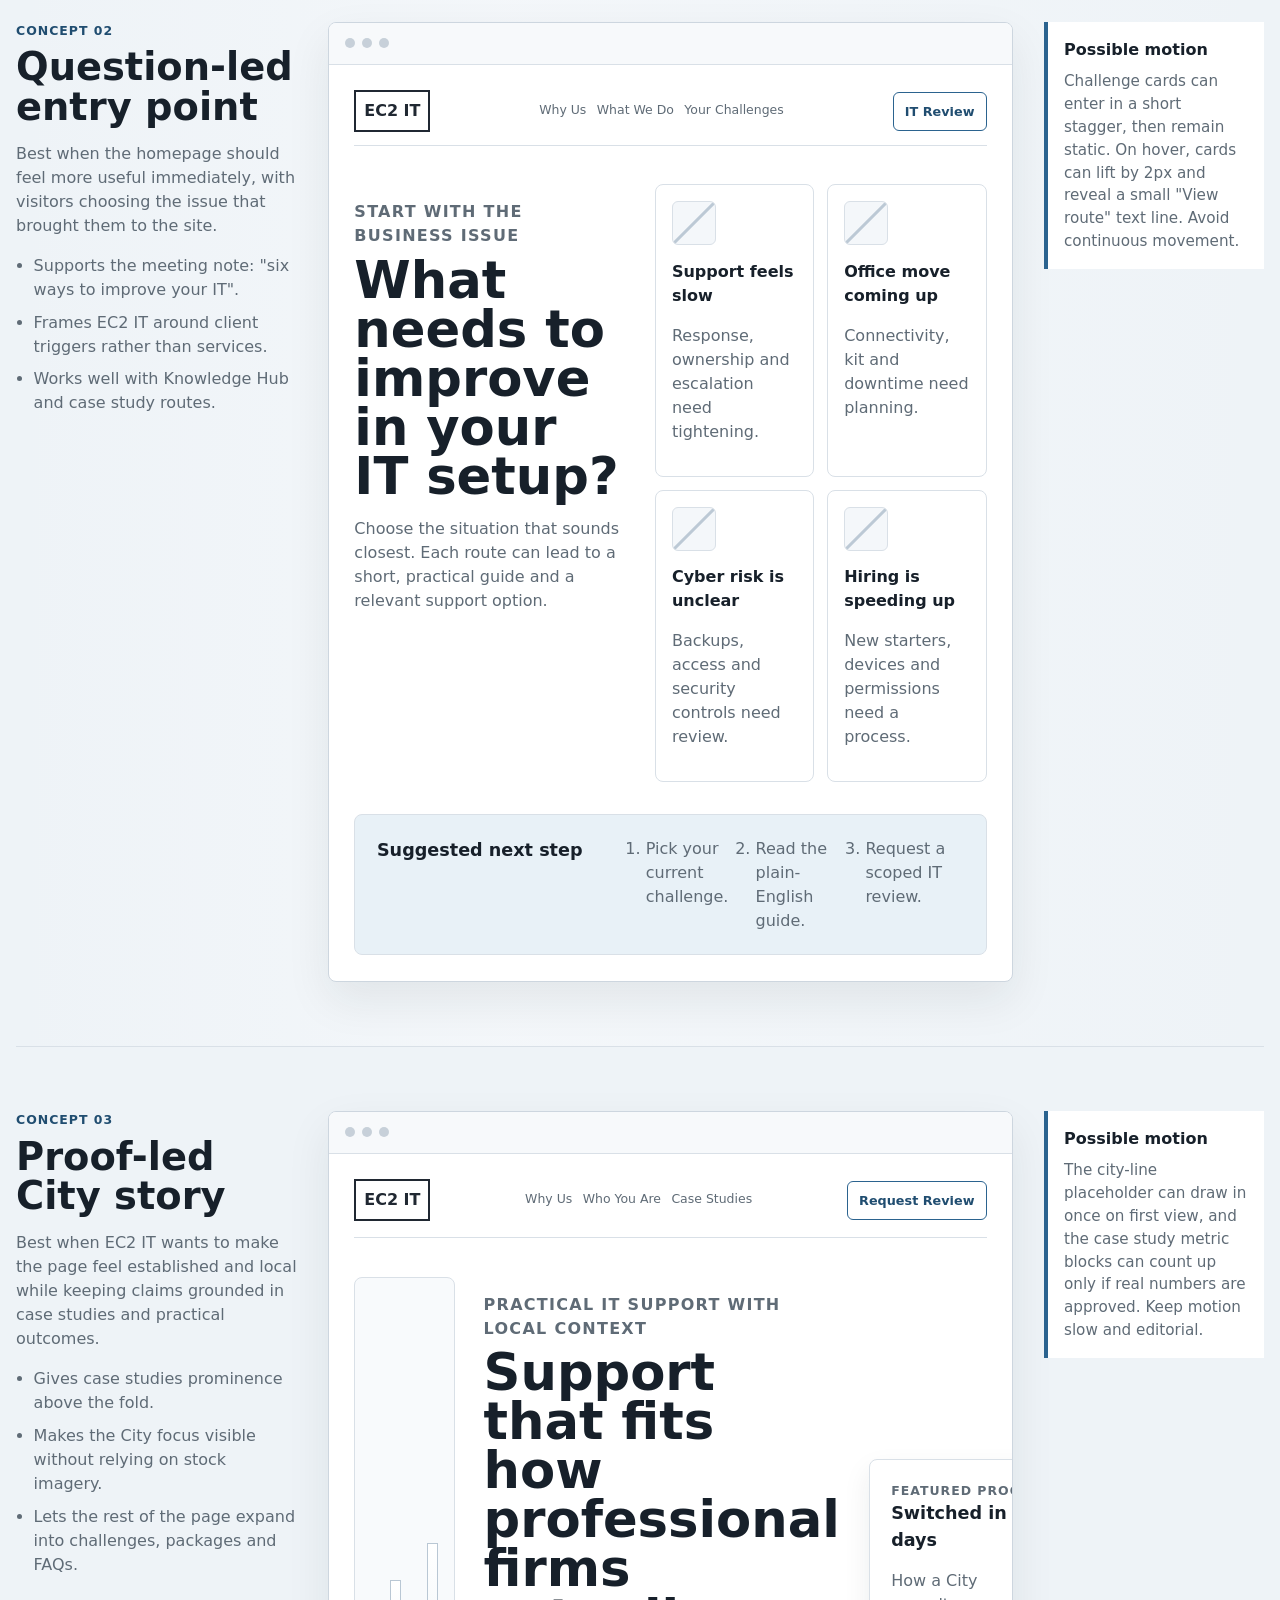
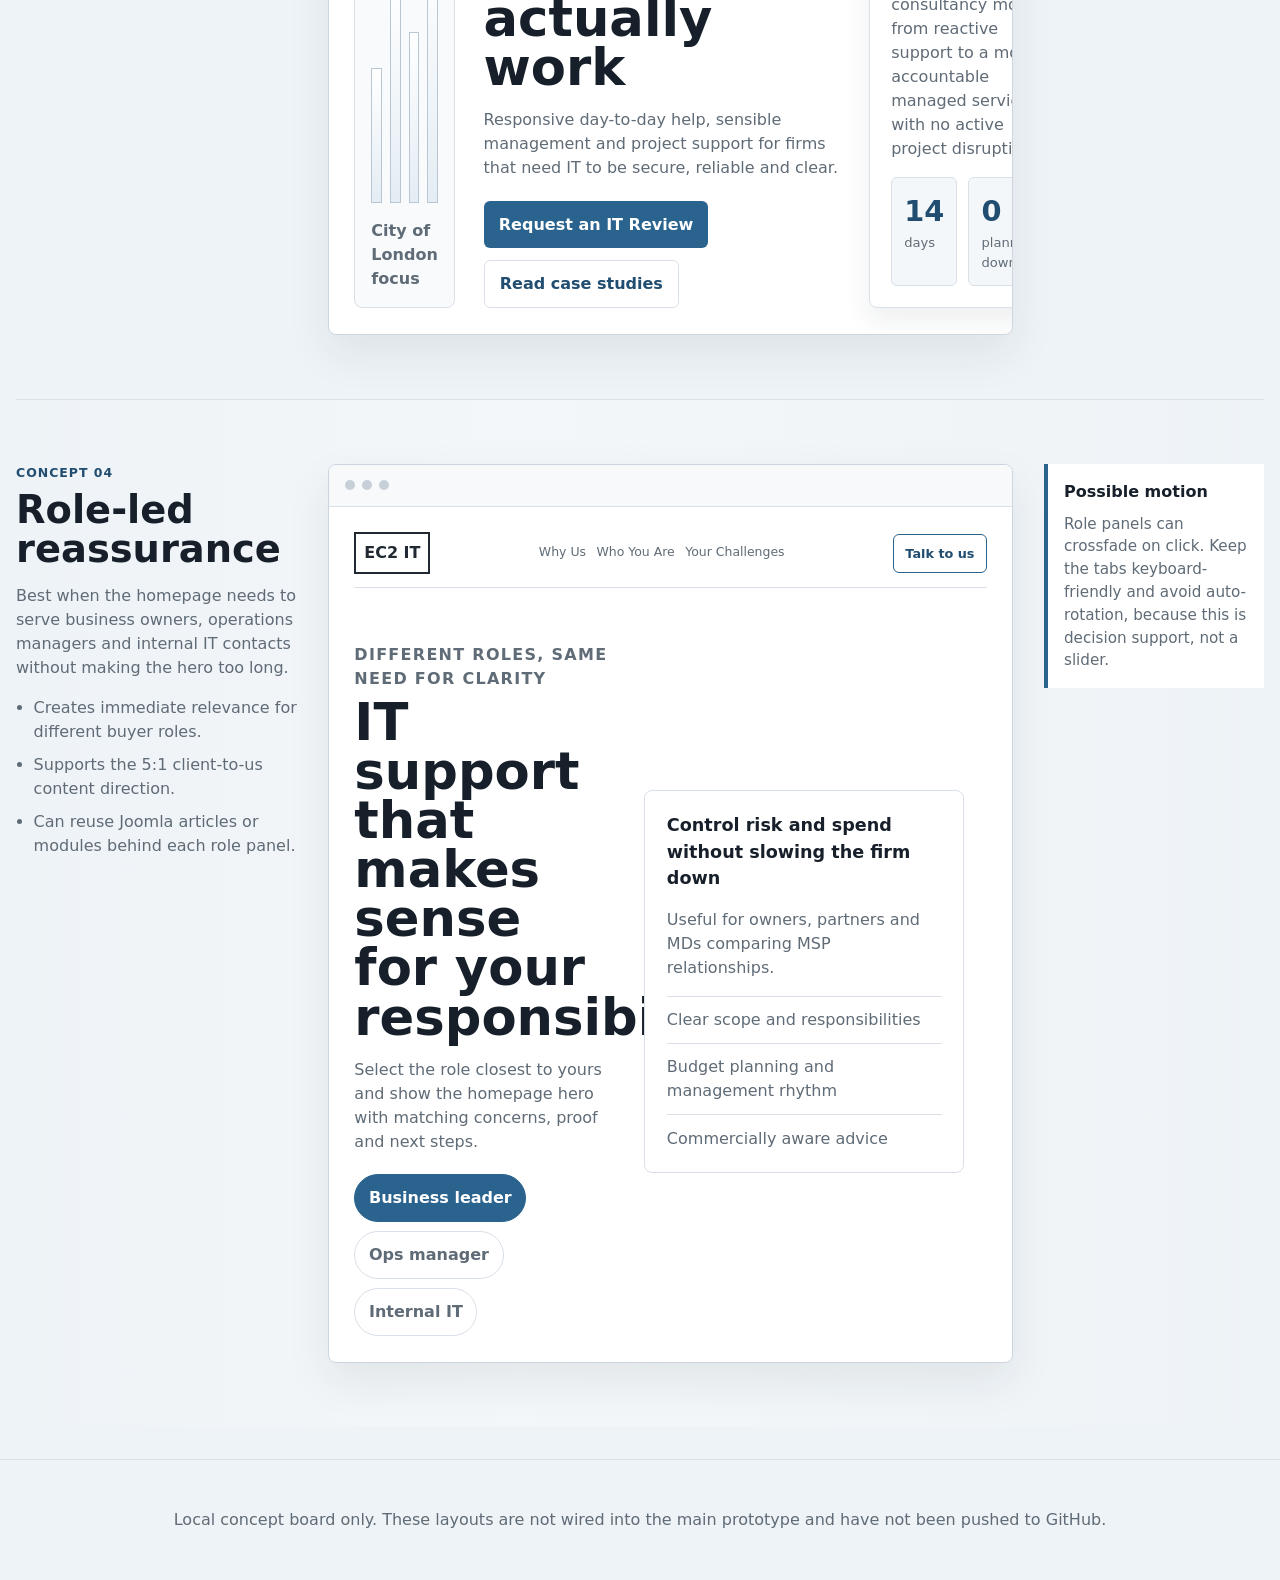
<file: concepts/hero-wireframes.html>
<!doctype html>
<html lang="en">
  <head>
    <meta charset="utf-8">
    <meta name="viewport" content="width=device-width, initial-scale=1">
    <title>EC2 IT Hero Wireframe Concepts</title>
    <link rel="stylesheet" href="hero-wireframes.css">
  </head>
  <body>
    <a class="skip-link" href="#concepts">Skip to concepts</a>

    <header class="concept-header" aria-label="Concept board header">
      <div class="brand-lockup">
        <span class="logo-box" aria-hidden="true">EC2 IT</span>
        <div>
          <p class="header-kicker">Homepage hero exploration</p>
          <p class="header-title">Client-first wireframe options</p>
        </div>
      </div>
      <nav class="concept-nav" aria-label="Concept navigation">
        <a href="#concept-1">01 Challenge</a>
        <a href="#concept-2">02 Questions</a>
        <a href="#concept-3">03 Proof</a>
        <a href="#concept-4">04 Roles</a>
      </nav>
    </header>

    <main id="concepts">
      <section class="board-intro" aria-labelledby="board-title">
        <p class="eyebrow">EC2 IT wireframe board</p>
        <h1 id="board-title">Hero page layout concepts</h1>
        <p>
          These are low-to-mid fidelity homepage hero options for a neutral,
          practical London MSP website. The aim is to show page structure and
          message priority, not final artwork.
        </p>
        <div class="principle-row" aria-label="Design principles">
          <span>Client-first messaging</span>
          <span>Neutral tone</span>
          <span>City-focused proof</span>
          <span>Clear next step</span>
          <span>No slider or parallax</span>
        </div>
      </section>

      <!-- Concept 01: Hero article/module candidate -->
      <section class="concept-section" id="concept-1" aria-labelledby="concept-1-title">
        <div class="concept-copy">
          <p class="concept-number">Concept 01</p>
          <h2 id="concept-1-title">Challenge-led confidence</h2>
          <p>
            Best when the homepage needs to speak to referred prospects who are
            already wondering whether their IT setup is slowing the business down.
          </p>
          <ul class="concept-points">
            <li>Leads with the client's situation, not the supplier.</li>
            <li>Shows what an IT review covers before asking for an enquiry.</li>
            <li>Keeps package navigation visible without making pricing the lead story.</li>
          </ul>
        </div>

        <div class="wireframe-card">
          <div class="mini-browser-bar" aria-hidden="true">
            <span></span><span></span><span></span>
          </div>
          <div class="hero-shell hero-challenge">
            <div class="mock-header">
              <div class="mock-logo">EC2 IT</div>
              <div class="mock-links">
                <span>Why Us</span>
                <span>What We Do</span>
                <span>Who You Are</span>
                <span>Knowledge Hub</span>
              </div>
              <div class="mock-phone">020 0000 0000</div>
            </div>

            <div class="hero-grid">
              <div class="hero-copy-block">
                <p class="micro-kicker">For London professional SMEs</p>
                <h3>Is your IT helping the business run smoothly?</h3>
                <p>
                  Practical support for firms that need responsive help,
                  sensible management and clear advice without a hard-sell tone.
                </p>
                <div class="cta-row">
                  <span class="button-primary">Request an IT Review</span>
                  <span class="text-link">See what support covers</span>
                </div>
              </div>

              <aside class="review-panel" aria-label="IT review preview">
                <div class="panel-heading">
                  <span class="panel-dot"></span>
                  <h4>What we would look at first</h4>
                </div>
                <ul class="check-list">
                  <li>Support response and handover risks</li>
                  <li>Microsoft 365 management and access</li>
                  <li>Backup, security and resilience gaps</li>
                  <li>Projects, devices and supplier clarity</li>
                </ul>
                <div class="panel-footer">
                  <span>Typical output</span>
                  <strong>Clear fit, scope and next steps</strong>
                </div>
              </aside>
            </div>

            <div class="proof-strip">
              <span>City-based</span>
              <span>London-focused</span>
              <span>Professional SMEs</span>
              <span>Clear scope</span>
            </div>
          </div>
        </div>

        <aside class="motion-note" aria-label="Animation ideas for concept 01">
          <h3>Possible motion</h3>
          <p>
            A calm reveal: headline appears first, then the review checklist
            draws in line by line. The proof strip can slide in very slightly
            after load. Disable this for reduced-motion users.
          </p>
        </aside>
      </section>

      <!-- Concept 02: Client challenge cards module -->
      <section class="concept-section concept-section-alt" id="concept-2" aria-labelledby="concept-2-title">
        <div class="concept-copy">
          <p class="concept-number">Concept 02</p>
          <h2 id="concept-2-title">Question-led entry point</h2>
          <p>
            Best when the homepage should feel more useful immediately, with
            visitors choosing the issue that brought them to the site.
          </p>
          <ul class="concept-points">
            <li>Supports the meeting note: "six ways to improve your IT".</li>
            <li>Frames EC2 IT around client triggers rather than services.</li>
            <li>Works well with Knowledge Hub and case study routes.</li>
          </ul>
        </div>

        <div class="wireframe-card">
          <div class="mini-browser-bar" aria-hidden="true">
            <span></span><span></span><span></span>
          </div>
          <div class="hero-shell hero-questions">
            <div class="mock-header compact">
              <div class="mock-logo">EC2 IT</div>
              <div class="mock-links">
                <span>Why Us</span>
                <span>What We Do</span>
                <span>Your Challenges</span>
              </div>
              <div class="mock-cta">IT Review</div>
            </div>

            <div class="question-layout">
              <div class="question-title">
                <p class="micro-kicker">Start with the business issue</p>
                <h3>What needs to improve in your IT setup?</h3>
                <p>
                  Choose the situation that sounds closest. Each route can lead
                  to a short, practical guide and a relevant support option.
                </p>
              </div>

              <div class="question-cards" aria-label="Common IT challenges">
                <article>
                  <span class="placeholder-icon"></span>
                  <h4>Support feels slow</h4>
                  <p>Response, ownership and escalation need tightening.</p>
                </article>
                <article>
                  <span class="placeholder-icon"></span>
                  <h4>Office move coming up</h4>
                  <p>Connectivity, kit and downtime need planning.</p>
                </article>
                <article>
                  <span class="placeholder-icon"></span>
                  <h4>Cyber risk is unclear</h4>
                  <p>Backups, access and security controls need review.</p>
                </article>
                <article>
                  <span class="placeholder-icon"></span>
                  <h4>Hiring is speeding up</h4>
                  <p>New starters, devices and permissions need a process.</p>
                </article>
              </div>

              <aside class="next-step-panel">
                <h4>Suggested next step</h4>
                <ol>
                  <li>Pick your current challenge.</li>
                  <li>Read the plain-English guide.</li>
                  <li>Request a scoped IT review.</li>
                </ol>
              </aside>
            </div>
          </div>
        </div>

        <aside class="motion-note" aria-label="Animation ideas for concept 02">
          <h3>Possible motion</h3>
          <p>
            Challenge cards can enter in a short stagger, then remain static.
            On hover, cards can lift by 2px and reveal a small "View route"
            text line. Avoid continuous movement.
          </p>
        </aside>
      </section>

      <!-- Concept 03: Proof and case study module -->
      <section class="concept-section" id="concept-3" aria-labelledby="concept-3-title">
        <div class="concept-copy">
          <p class="concept-number">Concept 03</p>
          <h2 id="concept-3-title">Proof-led City story</h2>
          <p>
            Best when EC2 IT wants to make the page feel established and local
            while keeping claims grounded in case studies and practical outcomes.
          </p>
          <ul class="concept-points">
            <li>Gives case studies prominence above the fold.</li>
            <li>Makes the City focus visible without relying on stock imagery.</li>
            <li>Lets the rest of the page expand into challenges, packages and FAQs.</li>
          </ul>
        </div>

        <div class="wireframe-card">
          <div class="mini-browser-bar" aria-hidden="true">
            <span></span><span></span><span></span>
          </div>
          <div class="hero-shell hero-proof">
            <div class="mock-header">
              <div class="mock-logo">EC2 IT</div>
              <div class="mock-links">
                <span>Why Us</span>
                <span>Who You Are</span>
                <span>Case Studies</span>
              </div>
              <div class="mock-cta">Request Review</div>
            </div>

            <div class="proof-layout">
              <div class="city-block">
                <div class="city-lines" aria-hidden="true">
                  <span></span><span></span><span></span><span></span>
                </div>
                <p>City of London focus</p>
              </div>

              <div class="proof-copy">
                <p class="micro-kicker">Practical IT support with local context</p>
                <h3>Support that fits how professional firms actually work</h3>
                <p>
                  Responsive day-to-day help, sensible management and project
                  support for firms that need IT to be secure, reliable and clear.
                </p>
                <div class="cta-row">
                  <span class="button-primary">Request an IT Review</span>
                  <span class="text-link">Read case studies</span>
                </div>
              </div>

              <aside class="case-card">
                <p class="case-label">Featured proof</p>
                <h4>Switched in 14 days</h4>
                <p>
                  How a City consultancy moved from reactive support to a more
                  accountable managed service with no active project disruption.
                </p>
                <div class="case-metrics">
                  <span><strong>14</strong> days</span>
                  <span><strong>0</strong> planned downtime</span>
                </div>
              </aside>
            </div>
          </div>
        </div>

        <aside class="motion-note" aria-label="Animation ideas for concept 03">
          <h3>Possible motion</h3>
          <p>
            The city-line placeholder can draw in once on first view, and the
            case study metric blocks can count up only if real numbers are
            approved. Keep motion slow and editorial.
          </p>
        </aside>
      </section>

      <!-- Concept 04: Role selector module -->
      <section class="concept-section concept-section-alt" id="concept-4" aria-labelledby="concept-4-title">
        <div class="concept-copy">
          <p class="concept-number">Concept 04</p>
          <h2 id="concept-4-title">Role-led reassurance</h2>
          <p>
            Best when the homepage needs to serve business owners, operations
            managers and internal IT contacts without making the hero too long.
          </p>
          <ul class="concept-points">
            <li>Creates immediate relevance for different buyer roles.</li>
            <li>Supports the 5:1 client-to-us content direction.</li>
            <li>Can reuse Joomla articles or modules behind each role panel.</li>
          </ul>
        </div>

        <div class="wireframe-card">
          <div class="mini-browser-bar" aria-hidden="true">
            <span></span><span></span><span></span>
          </div>
          <div class="hero-shell hero-roles">
            <div class="mock-header compact">
              <div class="mock-logo">EC2 IT</div>
              <div class="mock-links">
                <span>Why Us</span>
                <span>Who You Are</span>
                <span>Your Challenges</span>
              </div>
              <div class="mock-cta">Talk to us</div>
            </div>

            <div class="roles-layout">
              <div class="roles-copy">
                <p class="micro-kicker">Different roles, same need for clarity</p>
                <h3>IT support that makes sense for your responsibility</h3>
                <p>
                  Select the role closest to yours and show the homepage hero
                  with matching concerns, proof and next steps.
                </p>

                <div class="role-tabs" role="tablist" aria-label="Buyer role examples">
                  <button type="button" role="tab" aria-selected="true" aria-controls="panel-leader" id="tab-leader" data-role-tab="leader">
                    Business leader
                  </button>
                  <button type="button" role="tab" aria-selected="false" aria-controls="panel-ops" id="tab-ops" data-role-tab="ops">
                    Ops manager
                  </button>
                  <button type="button" role="tab" aria-selected="false" aria-controls="panel-it" id="tab-it" data-role-tab="it">
                    Internal IT
                  </button>
                </div>
              </div>

              <div class="role-panels">
                <article class="role-panel is-active" role="tabpanel" id="panel-leader" aria-labelledby="tab-leader" data-role-panel="leader">
                  <h4>Control risk and spend without slowing the firm down</h4>
                  <p>Useful for owners, partners and MDs comparing MSP relationships.</p>
                  <ul>
                    <li>Clear scope and responsibilities</li>
                    <li>Budget planning and management rhythm</li>
                    <li>Commercially aware advice</li>
                  </ul>
                </article>
                <article class="role-panel" role="tabpanel" id="panel-ops" aria-labelledby="tab-ops" data-role-panel="ops" hidden>
                  <h4>Make day-to-day IT easier to manage</h4>
                  <p>Useful for practice managers, office managers and finance leads.</p>
                  <ul>
                    <li>Responsive user support</li>
                    <li>New starter and leaver process</li>
                    <li>Clear escalation and reporting</li>
                  </ul>
                </article>
                <article class="role-panel" role="tabpanel" id="panel-it" aria-labelledby="tab-it" data-role-panel="it" hidden>
                  <h4>Extend your internal IT capability</h4>
                  <p>Useful for lean IT teams that need external coverage and projects.</p>
                  <ul>
                    <li>Monitoring and escalation support</li>
                    <li>Project delivery capacity</li>
                    <li>Security and governance backup</li>
                  </ul>
                </article>
              </div>
            </div>
          </div>
        </div>

        <aside class="motion-note" aria-label="Animation ideas for concept 04">
          <h3>Possible motion</h3>
          <p>
            Role panels can crossfade on click. Keep the tabs keyboard-friendly
            and avoid auto-rotation, because this is decision support, not a slider.
          </p>
        </aside>
      </section>
    </main>

    <footer class="concept-footer">
      <p>
        Local concept board only. These layouts are not wired into the main
        prototype and have not been pushed to GitHub.
      </p>
    </footer>

    <script src="hero-wireframes.js"></script>
  </body>
</html>
</file>
<file: assets/css/styles.css>
/* EC2 IT static prototype styles. Structured for later Joomla/T4 module mapping. */
/* The template-ja-vega body class marks the intended JA Vega/T4-style module-band build direction. */
:root {
  --colour-ink: #17212b;
  --colour-text: #334155;
  --colour-muted: #64748b;
  --colour-border: #d8e0e8;
  --colour-soft: #f4f7fa;
  --colour-soft-2: #eef3f7;
  --colour-white: #ffffff;
  --colour-blue: #1f5f8f;
  --colour-blue-dark: #17486d;
  --colour-blue-soft: #dcebf5;
  --colour-focus: #b7791f;
  --shadow-subtle: 0 10px 28px rgba(23, 33, 43, 0.08);
  --radius: 8px;
  --container: 1180px;
}

* {
  box-sizing: border-box;
}

html {
  scroll-behavior: smooth;
}

body {
  margin: 0;
  color: var(--colour-text);
  background: var(--colour-white);
  font-family: Arial, Helvetica, sans-serif;
  font-size: 16px;
  line-height: 1.6;
}

body.nav-open {
  overflow: hidden;
}

img,
svg {
  max-width: 100%;
}

a {
  color: var(--colour-blue);
  text-decoration-thickness: 1px;
  text-underline-offset: 0.18em;
}

a:hover {
  color: var(--colour-blue-dark);
}

:focus-visible {
  outline: 3px solid var(--colour-focus);
  outline-offset: 3px;
}

h1,
h2,
h3 {
  color: var(--colour-ink);
  line-height: 1.18;
  margin: 0 0 0.7rem;
  font-weight: 700;
}

h1 {
  font-size: clamp(2.15rem, 4vw, 4rem);
  max-width: 12.5em;
}

h2 {
  font-size: clamp(1.55rem, 2.3vw, 2.25rem);
}

h3 {
  font-size: 1.12rem;
}

p {
  margin: 0 0 1rem;
}

ul,
ol {
  margin-top: 0;
}

address {
  font-style: normal;
}

caption {
  padding: 0 0 0.75rem;
  text-align: left;
  font-weight: 700;
  color: var(--colour-ink);
}

input,
select,
textarea,
button {
  font: inherit;
}

.skip-link {
  position: absolute;
  left: 1rem;
  top: 1rem;
  z-index: 100;
  transform: translateY(-150%);
  background: var(--colour-ink);
  color: var(--colour-white);
  padding: 0.7rem 1rem;
  border-radius: var(--radius);
}

.skip-link:focus {
  transform: translateY(0);
}

.container {
  width: min(100% - 2rem, var(--container));
  margin-inline: auto;
}

.narrow {
  max-width: 820px;
}

.section {
  padding: 4.5rem 0;
}

.section-muted {
  background: var(--colour-soft);
}

.section-callout {
  background: var(--colour-ink);
  color: var(--colour-white);
}

.section-callout h2,
.section-callout .section-kicker {
  color: var(--colour-white);
}

.section-heading {
  display: flex;
  justify-content: space-between;
  align-items: end;
  gap: 2rem;
  margin-bottom: 2rem;
}

.section-heading h2 {
  max-width: 780px;
}

.section-kicker,
.eyebrow,
.card-label {
  margin-bottom: 0.55rem;
  color: var(--colour-blue);
  font-size: 0.82rem;
  font-weight: 700;
  letter-spacing: 0;
  text-transform: uppercase;
}

.lead {
  color: var(--colour-text);
  font-size: 1.18rem;
  max-width: 720px;
}

.small-note {
  color: var(--colour-muted);
  font-size: 0.94rem;
  margin-top: 1.25rem;
}

.site-header {
  position: sticky;
  top: 0;
  z-index: 30;
  background: rgba(255, 255, 255, 0.97);
  border-bottom: 1px solid var(--colour-border);
}

.header-inner {
  display: grid;
  grid-template-columns: auto 1fr auto;
  gap: 1.25rem;
  align-items: center;
  min-height: 82px;
}

.brand {
  display: inline-flex;
  align-items: center;
  gap: 0.65rem;
  color: var(--colour-ink);
  font-weight: 700;
  text-decoration: none;
  white-space: nowrap;
}

.brand-mark {
  display: inline-grid;
  place-items: center;
  width: 48px;
  height: 40px;
  border: 2px solid var(--colour-blue);
  border-radius: 6px;
  color: var(--colour-blue);
  font-size: 0.95rem;
}

.brand-text {
  font-size: 1.1rem;
}

.primary-nav > ul {
  display: flex;
  justify-content: center;
  gap: 0.2rem;
  padding: 0;
  margin: 0;
  list-style: none;
}

.primary-nav li {
  position: relative;
}

.nav-mega {
  border: 0;
  border-radius: 0;
  background: transparent;
}

.primary-nav a,
.primary-nav summary {
  display: block;
  padding: 0.55rem 0.6rem;
  border-radius: 6px;
  color: var(--colour-text);
  font-size: 0.92rem;
  font-weight: 700;
  text-decoration: none;
  cursor: pointer;
}

.primary-nav a:hover,
.primary-nav a[aria-current="page"],
.primary-nav summary:hover,
.primary-nav summary.is-current,
.nav-mega[open] > summary {
  background: var(--colour-blue-soft);
  color: var(--colour-blue-dark);
}

.primary-nav summary {
  list-style: none;
}

.primary-nav summary::-webkit-details-marker {
  display: none;
}

.nav-mega > summary::after {
  content: "";
  display: inline-block;
  width: 0.45rem;
  height: 0.45rem;
  margin-left: 0.45rem;
  border-right: 2px solid currentColor;
  border-bottom: 2px solid currentColor;
  transform: translateY(-0.15rem) rotate(45deg);
}

.mega-panel {
  position: fixed;
  left: 50%;
  top: 82px;
  z-index: 40;
  width: min(calc(100vw - 2rem), var(--container));
  transform: translateX(-50%);
  overflow: hidden;
  border: 1px solid var(--colour-border);
  border-radius: var(--radius);
  background: var(--colour-white);
  box-shadow: var(--shadow-subtle);
}

.mega-panel-inner {
  display: grid;
  grid-template-columns: minmax(0, 2fr) minmax(280px, 1fr);
  gap: 1.5rem;
  padding: 1.5rem;
}

.mega-panel h2,
.mega-panel h3,
.mega-panel p {
  margin-bottom: 0.45rem;
  padding: 0;
}

.mega-panel h2 {
  font-size: 1.2rem;
}

.mega-panel h3 {
  font-size: 1rem;
}

.mega-intro {
  color: var(--colour-muted);
  font-size: 0.9rem;
}

.mega-section-grid {
  display: grid;
  grid-template-columns: repeat(2, minmax(0, 1fr));
  gap: 1rem;
}

.mega-link-list {
  display: grid;
  gap: 0.7rem;
  padding: 0;
  margin: 0;
  list-style: none;
}

.mega-link-list a {
  padding: 0;
  color: var(--colour-ink);
  font-size: 0.98rem;
}

.mega-link-list a:hover {
  background: transparent;
  color: var(--colour-blue);
  text-decoration: underline;
}

.mega-link-list small,
.challenge-answer {
  display: block;
  margin-top: 0.18rem;
  color: var(--colour-muted);
  font-size: 0.82rem;
  font-weight: 400;
  line-height: 1.45;
}

.mega-case-study {
  display: grid;
  align-content: start;
  gap: 0.8rem;
  padding: 1rem;
  border: 1px solid var(--colour-border);
  border-radius: var(--radius);
  background: var(--colour-soft);
}

.mega-case-study .placeholder-box {
  min-height: 120px;
  box-shadow: none;
}

.mega-case-study a {
  padding: 0;
}

.mega-trust-footer {
  padding: 0.8rem 1.5rem;
  border-top: 1px solid var(--colour-border);
  background: var(--colour-ink);
  color: var(--colour-white);
  font-size: 0.9rem;
  font-weight: 700;
}

.header-actions {
  display: flex;
  align-items: center;
  gap: 0.75rem;
  white-space: nowrap;
}

.phone-link {
  color: var(--colour-ink);
  font-weight: 700;
  text-decoration: none;
}

.btn,
.btn-link,
.text-link,
.card-link {
  font-weight: 700;
}

.btn {
  display: inline-flex;
  min-height: 44px;
  align-items: center;
  justify-content: center;
  gap: 0.45rem;
  padding: 0.72rem 1rem;
  border: 1px solid transparent;
  border-radius: 7px;
  text-align: center;
  text-decoration: none;
  cursor: pointer;
}

.btn-primary {
  background: var(--colour-blue);
  color: var(--colour-white);
}

.btn-primary:hover {
  background: var(--colour-blue-dark);
  color: var(--colour-white);
}

.btn-secondary {
  background: var(--colour-white);
  color: var(--colour-blue);
  border-color: var(--colour-border);
}

.btn-secondary:hover {
  background: var(--colour-blue-soft);
  color: var(--colour-blue-dark);
}

.btn-link {
  color: var(--colour-blue);
  text-decoration: none;
}

.button-row {
  display: flex;
  flex-wrap: wrap;
  gap: 0.85rem;
  align-items: center;
  margin-top: 1.5rem;
}

.button-row.centered {
  justify-content: center;
}

.nav-toggle {
  display: none;
  align-items: center;
  justify-content: center;
  gap: 0.5rem;
  min-height: 44px;
  padding: 0.55rem 0.75rem;
  border: 1px solid var(--colour-border);
  border-radius: 7px;
  background: var(--colour-white);
  color: var(--colour-ink);
  font-weight: 700;
  cursor: pointer;
}

.nav-toggle-box {
  display: grid;
  gap: 4px;
}

.nav-toggle-box span {
  display: block;
  width: 18px;
  height: 2px;
  background: var(--colour-ink);
}

.hero {
  padding-top: 5.5rem;
  background: linear-gradient(180deg, var(--colour-soft) 0%, var(--colour-white) 100%);
}

.hero-grid {
  display: grid;
  grid-template-columns: minmax(0, 1.1fr) minmax(320px, 0.75fr);
  gap: 3rem;
  align-items: center;
}

.hero-panel {
  display: grid;
  gap: 1rem;
}

.placeholder-box {
  display: grid;
  place-items: center;
  min-height: 120px;
  border: 1px dashed #9aabbc;
  border-radius: var(--radius);
  background: repeating-linear-gradient(
    135deg,
    #f8fafc,
    #f8fafc 10px,
    #edf2f7 10px,
    #edf2f7 20px
  );
  color: var(--colour-muted);
  text-align: center;
  font-weight: 700;
}

.placeholder-box.large {
  min-height: 320px;
}

.placeholder-box.medium {
  min-height: 190px;
}

.placeholder-box.small {
  min-height: 96px;
  margin-bottom: 1.1rem;
}

.panel-note,
.panel,
.card,
.mini-card,
.case-card,
.article-card,
.testimonial-card,
.service-card,
.price-card,
.step-card,
.proof-card,
.contact-card,
.contact-form {
  border: 1px solid var(--colour-border);
  border-radius: var(--radius);
  background: var(--colour-white);
  box-shadow: var(--shadow-subtle);
}

.panel-note {
  padding: 1.25rem;
}

.proof-strip {
  display: grid;
  grid-template-columns: repeat(4, 1fr);
  gap: 0;
  padding: 0;
  margin: 3rem 0 0;
  overflow: hidden;
  border: 1px solid var(--colour-border);
  border-radius: var(--radius);
  background: var(--colour-white);
  list-style: none;
}

.proof-strip li {
  padding: 1rem;
  border-right: 1px solid var(--colour-border);
  color: var(--colour-ink);
  font-weight: 700;
  text-align: center;
}

.proof-strip li:last-child {
  border-right: 0;
}

.tag-grid {
  display: flex;
  flex-wrap: wrap;
  gap: 0.75rem;
  margin-top: 1.25rem;
}

.tag-grid span {
  display: inline-flex;
  align-items: center;
  min-height: 38px;
  padding: 0.45rem 0.8rem;
  border: 1px solid var(--colour-border);
  border-radius: 7px;
  background: var(--colour-white);
  color: var(--colour-ink);
  font-weight: 700;
}

.tag-grid.compact span {
  min-height: auto;
}

.card-grid,
.service-grid,
.price-grid,
.step-grid,
.proof-grid,
.reason-grid {
  display: grid;
  gap: 1.25rem;
}

.card-grid.four,
.price-grid {
  grid-template-columns: repeat(4, 1fr);
}

.card-grid.three,
.service-grid,
.step-grid {
  grid-template-columns: repeat(3, 1fr);
}

.proof-grid,
.reason-grid {
  grid-template-columns: repeat(4, 1fr);
}

.card,
.mini-card,
.case-card,
.article-card,
.testimonial-card,
.service-card,
.price-card,
.step-card,
.proof-card {
  padding: 1.4rem;
}

.package-card {
  display: flex;
  flex-direction: column;
}

.package-card .card-link {
  margin-top: auto;
}

.best-fit {
  color: var(--colour-ink);
  font-size: 0.95rem;
}

.check-list,
.plain-list {
  display: grid;
  gap: 0.45rem;
  padding-left: 1.15rem;
  margin-bottom: 1.25rem;
}

.check-list li::marker {
  color: var(--colour-blue);
}

.plain-list li::marker {
  color: var(--colour-muted);
}

.check-list.columns {
  grid-template-columns: repeat(2, minmax(0, 1fr));
}

.icon-placeholder {
  width: 42px;
  height: 42px;
  margin-bottom: 1rem;
  border: 1px solid var(--colour-border);
  border-radius: 7px;
  background: var(--colour-blue-soft);
}

.split-layout,
.two-column,
.contact-layout {
  display: grid;
  grid-template-columns: minmax(0, 0.85fr) minmax(0, 1.15fr);
  gap: 3rem;
  align-items: start;
}

.feature-list {
  display: grid;
  gap: 1rem;
}

.feature-list article {
  padding-bottom: 1rem;
  border-bottom: 1px solid var(--colour-border);
}

.feature-list article:last-child {
  padding-bottom: 0;
  border-bottom: 0;
}

.reason-grid {
  margin-top: 1.75rem;
}

.reason-item {
  padding: 1rem;
  border-left: 4px solid var(--colour-blue);
  background: var(--colour-white);
  color: var(--colour-ink);
  font-weight: 700;
}

.callout {
  display: flex;
  justify-content: space-between;
  align-items: center;
  gap: 2rem;
}

.callout p {
  max-width: 720px;
}

.testimonial-card {
  margin: 0;
}

.testimonial-card blockquote {
  margin: 0 0 1rem;
  color: var(--colour-ink);
  font-size: 1.04rem;
}

.testimonial-card figcaption {
  color: var(--colour-muted);
  font-weight: 700;
}

.faq-list {
  display: grid;
  gap: 0.75rem;
  margin-top: 1.5rem;
}

details {
  border: 1px solid var(--colour-border);
  border-radius: var(--radius);
  background: var(--colour-white);
}

summary {
  padding: 1rem 1.15rem;
  color: var(--colour-ink);
  font-weight: 700;
  cursor: pointer;
}

details p {
  padding: 0 1.15rem 1.15rem;
}

.final-cta {
  background: var(--colour-blue-soft);
  text-align: center;
}

.final-cta p {
  max-width: 760px;
  margin-inline: auto;
}

.page-hero {
  background: var(--colour-soft);
}

.table-scroll {
  overflow-x: auto;
  border: 1px solid var(--colour-border);
  border-radius: var(--radius);
  background: var(--colour-white);
}

.comparison-table {
  width: 100%;
  min-width: 920px;
  border-collapse: collapse;
}

.comparison-table th,
.comparison-table td {
  padding: 0.9rem 1rem;
  border-bottom: 1px solid var(--colour-border);
  text-align: left;
  vertical-align: top;
}

.comparison-table thead th {
  background: var(--colour-ink);
  color: var(--colour-white);
}

.comparison-table tbody th {
  color: var(--colour-ink);
  width: 22%;
}

.comparison-table tr:last-child th,
.comparison-table tr:last-child td {
  border-bottom: 0;
}

.panel {
  padding: 1.5rem;
}

.price-card {
  border-top: 4px solid var(--colour-blue);
}

.price {
  margin: 0.8rem 0;
  color: var(--colour-ink);
  font-size: 1.8rem;
  font-weight: 700;
}

.price span {
  display: block;
  margin-top: 0.2rem;
  color: var(--colour-muted);
  font-size: 0.92rem;
  font-weight: 700;
}

.service-card,
.case-card,
.article-card {
  display: flex;
  flex-direction: column;
}

.service-card .card-link,
.case-card .card-link,
.article-card .card-link {
  margin-top: auto;
}

.proof-card {
  text-align: center;
}

.proof-number {
  display: block;
  color: var(--colour-blue);
  font-size: 2rem;
  font-weight: 700;
}

.contact-layout {
  grid-template-columns: minmax(280px, 0.8fr) minmax(0, 1.2fr);
}

.contact-card,
.contact-form {
  padding: 1.5rem;
}

.form-intro {
  color: var(--colour-muted);
}

.form-grid {
  display: grid;
  grid-template-columns: repeat(2, 1fr);
  gap: 1rem;
  margin: 1.25rem 0;
}

.field {
  display: grid;
  gap: 0.35rem;
}

.field.full {
  grid-column: 1 / -1;
}

label {
  color: var(--colour-ink);
  font-weight: 700;
}

input,
select,
textarea {
  width: 100%;
  min-height: 44px;
  padding: 0.7rem 0.8rem;
  border: 1px solid #b8c4cf;
  border-radius: 7px;
  background: var(--colour-white);
  color: var(--colour-ink);
}

textarea {
  resize: vertical;
}

.form-status {
  margin: 0.85rem 0 0;
  color: var(--colour-blue-dark);
  font-weight: 700;
}

.step-number {
  display: inline-grid;
  place-items: center;
  width: 36px;
  height: 36px;
  margin-bottom: 1rem;
  border-radius: 50%;
  background: var(--colour-blue);
  color: var(--colour-white);
  font-weight: 700;
}

.site-footer {
  padding: 3rem 0 1.5rem;
  background: var(--colour-ink);
  color: #d8e0e8;
}

.site-footer a {
  color: #ffffff;
}

.footer-grid {
  display: grid;
  grid-template-columns: 1.4fr 1fr 1fr 0.8fr;
  gap: 2rem;
}

.footer-brand {
  color: var(--colour-white);
  margin-bottom: 1rem;
}

.footer-brand .brand-mark {
  border-color: #ffffff;
  color: #ffffff;
}

.footer-heading {
  color: var(--colour-white);
  font-size: 1rem;
}

.footer-links {
  display: grid;
  gap: 0.35rem;
  padding: 0;
  margin: 0;
  list-style: none;
}

.footer-bottom {
  padding-top: 1.5rem;
  margin-top: 2rem;
  border-top: 1px solid rgba(255, 255, 255, 0.2);
  color: #d8e0e8;
}

.footer-bottom p {
  margin: 0;
}

@media (max-width: 1280px) {
  .header-inner {
    grid-template-columns: auto auto;
  }

  .nav-toggle {
    display: inline-flex;
    justify-self: end;
  }

  .primary-nav {
    display: none;
    grid-column: 1 / -1;
    padding: 1rem 0;
    border-top: 1px solid var(--colour-border);
  }

  .primary-nav.is-open {
    display: block;
  }

  .primary-nav > ul {
    display: grid;
    grid-template-columns: repeat(2, minmax(0, 1fr));
    gap: 0.35rem;
  }

  .primary-nav a,
  .primary-nav summary {
    padding: 0.8rem;
    background: var(--colour-soft);
  }

  .primary-nav li {
    position: static;
  }

  .mega-panel {
    position: static;
    width: auto;
    transform: none;
    margin-top: 0.35rem;
    box-shadow: none;
  }

  .mega-panel-inner,
  .mega-section-grid {
    grid-template-columns: 1fr;
  }

  .mega-panel-inner {
    padding: 1rem;
  }

  .mega-trust-footer {
    padding: 0.8rem 1rem;
  }

  .header-actions {
    grid-column: 1 / -1;
    justify-content: space-between;
    padding-bottom: 0.9rem;
  }

  .hero-grid,
  .split-layout,
  .two-column,
  .contact-layout {
    grid-template-columns: 1fr;
  }

  .card-grid.four,
  .price-grid,
  .proof-grid,
  .reason-grid {
    grid-template-columns: repeat(2, 1fr);
  }

  .footer-grid {
    grid-template-columns: repeat(2, 1fr);
  }
}

@media (max-width: 760px) {
  .section {
    padding: 3rem 0;
  }

  .header-inner {
    min-height: 72px;
  }

  .header-actions {
    align-items: stretch;
    flex-direction: column;
    gap: 0.65rem;
  }

  .header-actions .btn,
  .header-actions .btn-link,
  .phone-link {
    width: 100%;
    text-align: center;
  }

  .primary-nav > ul,
  .card-grid.four,
  .card-grid.three,
  .service-grid,
  .price-grid,
  .step-grid,
  .proof-grid,
  .reason-grid,
  .form-grid {
    grid-template-columns: 1fr;
  }

  .section-heading,
  .callout {
    display: grid;
    align-items: start;
  }

  .hero {
    padding-top: 3rem;
  }

  .hero-grid {
    gap: 2rem;
  }

  .placeholder-box.large {
    min-height: 220px;
  }

  .proof-strip {
    grid-template-columns: 1fr;
  }

  .proof-strip li {
    border-right: 0;
    border-bottom: 1px solid var(--colour-border);
  }

  .proof-strip li:last-child {
    border-bottom: 0;
  }

  .check-list.columns {
    grid-template-columns: 1fr;
  }

  .footer-grid {
    grid-template-columns: 1fr;
  }
}

@media (max-width: 460px) {
  .container {
    width: min(100% - 1.25rem, var(--container));
  }

  .button-row,
  .button-row.centered {
    display: grid;
  }

  .btn {
    width: 100%;
  }

  h1 {
    font-size: 2rem;
  }
}
</file>
<file: concepts/hero-wireframes.css>
:root {
  --ink: #17202a;
  --muted: #5f6b76;
  --line: #d9e0e7;
  --soft: #f4f7fa;
  --panel: #ffffff;
  --blue: #2b638f;
  --blue-dark: #204d70;
  --blue-soft: #e8f1f7;
  --charcoal: #202832;
  --shadow: 0 18px 45px rgba(23, 32, 42, 0.08);
  color-scheme: light;
  font-family:
    Inter, ui-sans-serif, system-ui, -apple-system, BlinkMacSystemFont, "Segoe UI",
    sans-serif;
}

* {
  box-sizing: border-box;
}

body {
  margin: 0;
  background: #eef3f7;
  color: var(--ink);
  line-height: 1.5;
}

a {
  color: inherit;
}

a:focus-visible,
button:focus-visible {
  outline: 3px solid #9ec5e6;
  outline-offset: 3px;
}

.skip-link {
  position: absolute;
  left: 1rem;
  top: 1rem;
  z-index: 20;
  transform: translateY(-140%);
  border-radius: 6px;
  background: var(--ink);
  color: #fff;
  padding: 0.7rem 0.9rem;
  text-decoration: none;
}

.skip-link:focus {
  transform: translateY(0);
}

.concept-header {
  position: sticky;
  top: 0;
  z-index: 10;
  display: flex;
  align-items: center;
  justify-content: space-between;
  gap: 1rem;
  border-bottom: 1px solid var(--line);
  background: rgba(255, 255, 255, 0.94);
  padding: 1rem clamp(1rem, 3vw, 2rem);
  backdrop-filter: blur(12px);
}

.brand-lockup {
  display: flex;
  align-items: center;
  gap: 0.85rem;
  min-width: 0;
}

.logo-box,
.mock-logo {
  display: inline-grid;
  min-width: 76px;
  min-height: 42px;
  place-items: center;
  border: 2px solid var(--charcoal);
  color: var(--charcoal);
  font-weight: 800;
  letter-spacing: 0;
}

.header-kicker,
.header-title,
.eyebrow,
.concept-number,
.micro-kicker,
.case-label {
  margin: 0;
  color: var(--blue-dark);
  font-size: 0.78rem;
  font-weight: 800;
  letter-spacing: 0.08em;
  text-transform: uppercase;
}

.header-title {
  margin-top: 0.1rem;
  color: var(--ink);
  font-size: 0.95rem;
  letter-spacing: 0;
  text-transform: none;
}

.concept-nav {
  display: flex;
  flex-wrap: wrap;
  justify-content: flex-end;
  gap: 0.45rem;
}

.concept-nav a {
  border: 1px solid var(--line);
  border-radius: 999px;
  background: #fff;
  color: var(--muted);
  padding: 0.55rem 0.75rem;
  font-size: 0.9rem;
  text-decoration: none;
}

.concept-nav a:hover {
  border-color: var(--blue);
  color: var(--blue-dark);
}

main {
  width: min(1480px, calc(100% - 2rem));
  margin: 0 auto;
}

.board-intro {
  padding: clamp(2rem, 5vw, 5rem) 0 2rem;
}

.board-intro h1,
.concept-copy h2 {
  max-width: 860px;
  margin: 0.45rem 0 0;
  color: var(--ink);
  font-size: clamp(2.2rem, 5vw, 5rem);
  line-height: 0.96;
  letter-spacing: 0;
}

.board-intro p:not(.eyebrow) {
  max-width: 780px;
  margin: 1rem 0 0;
  color: var(--muted);
  font-size: clamp(1rem, 1.4vw, 1.2rem);
}

.principle-row {
  display: flex;
  flex-wrap: wrap;
  gap: 0.6rem;
  margin-top: 1.4rem;
}

.principle-row span {
  border: 1px solid var(--line);
  border-radius: 999px;
  background: #fff;
  padding: 0.55rem 0.75rem;
  color: var(--muted);
  font-size: 0.92rem;
}

.concept-section {
  display: grid;
  grid-template-columns: minmax(240px, 0.82fr) minmax(0, 2fr) minmax(220px, 0.64fr);
  gap: clamp(1rem, 2.4vw, 2rem);
  align-items: start;
  padding: clamp(2rem, 5vw, 4.5rem) 0;
  border-top: 1px solid var(--line);
}

.concept-section-alt {
  background:
    linear-gradient(90deg, rgba(244, 247, 250, 0) 0, rgba(244, 247, 250, 0.9) 40%, rgba(244, 247, 250, 0) 100%);
}

.concept-copy {
  position: sticky;
  top: 7rem;
}

.concept-copy h2 {
  font-size: clamp(1.8rem, 3vw, 3.1rem);
  line-height: 1.02;
}

.concept-copy p:not(.concept-number) {
  color: var(--muted);
}

.concept-points {
  display: grid;
  gap: 0.55rem;
  margin: 1rem 0 0;
  padding-left: 1.1rem;
  color: var(--muted);
}

.wireframe-card {
  overflow: hidden;
  border: 1px solid #cdd6df;
  border-radius: 8px;
  background: var(--panel);
  box-shadow: var(--shadow);
}

.mini-browser-bar {
  display: flex;
  align-items: center;
  gap: 0.45rem;
  min-height: 42px;
  border-bottom: 1px solid var(--line);
  background: #f7f9fb;
  padding: 0 1rem;
}

.mini-browser-bar span {
  width: 10px;
  height: 10px;
  border-radius: 999px;
  background: #c7d0d9;
}

.hero-shell {
  min-height: 560px;
  padding: clamp(1rem, 2.2vw, 1.6rem);
}

.mock-header {
  display: flex;
  align-items: center;
  justify-content: space-between;
  gap: 1rem;
  border-bottom: 1px solid var(--line);
  padding-bottom: 1rem;
}

.mock-header.compact {
  padding-bottom: 0.8rem;
}

.mock-links {
  display: flex;
  flex: 1;
  flex-wrap: wrap;
  justify-content: center;
  gap: 0.65rem;
  color: var(--muted);
  font-size: 0.78rem;
}

.mock-links span {
  display: inline-block;
  width: max-content;
  border-bottom: 2px solid transparent;
}

.mock-phone,
.mock-cta {
  border: 1px solid var(--blue);
  border-radius: 6px;
  color: var(--blue-dark);
  padding: 0.55rem 0.7rem;
  font-size: 0.8rem;
  font-weight: 700;
  white-space: nowrap;
}

.hero-grid {
  display: grid;
  grid-template-columns: minmax(0, 1.1fr) minmax(280px, 0.9fr);
  gap: clamp(1rem, 3vw, 2rem);
  align-items: center;
  min-height: 390px;
  padding: clamp(1.2rem, 4vw, 3rem) 0;
}

.hero-copy-block h3,
.question-title h3,
.proof-copy h3,
.roles-copy h3 {
  max-width: 640px;
  margin: 0.45rem 0 0;
  color: var(--ink);
  font-size: clamp(2rem, 4vw, 4.2rem);
  line-height: 0.96;
  letter-spacing: 0;
}

.hero-copy-block p,
.question-title p,
.proof-copy p,
.roles-copy p {
  max-width: 560px;
  margin: 1rem 0 0;
  color: var(--muted);
  font-size: 1rem;
}

.cta-row {
  display: flex;
  flex-wrap: wrap;
  gap: 0.75rem;
  align-items: center;
  margin-top: 1.35rem;
}

.button-primary,
.text-link {
  display: inline-flex;
  min-height: 44px;
  align-items: center;
  border-radius: 6px;
  padding: 0.7rem 0.95rem;
  font-weight: 800;
}

.button-primary {
  background: var(--blue);
  color: #fff;
}

.text-link {
  border: 1px solid var(--line);
  color: var(--blue-dark);
}

.review-panel,
.next-step-panel,
.case-card,
.role-panel {
  border: 1px solid var(--line);
  border-radius: 8px;
  background: #fff;
  padding: clamp(1rem, 2vw, 1.35rem);
}

.panel-heading {
  display: flex;
  align-items: center;
  gap: 0.65rem;
}

.panel-heading h4,
.next-step-panel h4,
.case-card h4,
.role-panel h4 {
  margin: 0;
  color: var(--ink);
  font-size: 1.1rem;
}

.panel-dot {
  width: 34px;
  height: 34px;
  border-radius: 999px;
  background:
    radial-gradient(circle at 50% 50%, var(--blue) 0 35%, transparent 38%),
    var(--blue-soft);
}

.check-list,
.role-panel ul {
  display: grid;
  gap: 0.7rem;
  margin: 1rem 0 0;
  padding: 0;
  list-style: none;
}

.check-list li,
.role-panel li {
  border-top: 1px solid var(--line);
  padding-top: 0.7rem;
  color: var(--muted);
}

.panel-footer {
  margin-top: 1.1rem;
  border-radius: 6px;
  background: var(--blue-soft);
  padding: 0.85rem;
}

.panel-footer span,
.case-metrics span {
  display: block;
  color: var(--muted);
  font-size: 0.82rem;
}

.panel-footer strong {
  display: block;
  margin-top: 0.15rem;
}

.proof-strip {
  display: grid;
  grid-template-columns: repeat(4, 1fr);
  gap: 0.7rem;
  border-top: 1px solid var(--line);
  padding-top: 1rem;
}

.proof-strip span {
  border: 1px dashed #b8c5d1;
  border-radius: 6px;
  background: #f8fafc;
  padding: 0.85rem;
  color: var(--muted);
  font-size: 0.9rem;
  text-align: center;
}

.question-layout {
  display: grid;
  grid-template-columns: minmax(0, 0.85fr) minmax(300px, 1.05fr);
  gap: clamp(1rem, 3vw, 2rem);
  align-items: start;
  padding-top: clamp(1.2rem, 3vw, 2.4rem);
}

.question-title {
  min-height: 290px;
}

.question-cards {
  display: grid;
  grid-template-columns: repeat(2, minmax(0, 1fr));
  gap: 0.8rem;
}

.question-cards article {
  min-height: 150px;
  border: 1px solid var(--line);
  border-radius: 8px;
  background: #fff;
  padding: 1rem;
}

.placeholder-icon {
  display: block;
  width: 44px;
  height: 44px;
  border: 1px solid var(--line);
  border-radius: 6px;
  background:
    linear-gradient(135deg, transparent 47%, #bcc9d5 48% 52%, transparent 53%),
    var(--soft);
}

.question-cards h4 {
  margin: 0.9rem 0 0;
}

.question-cards p,
.next-step-panel li,
.case-card p,
.role-panel p {
  color: var(--muted);
}

.next-step-panel {
  grid-column: 1 / -1;
  display: grid;
  grid-template-columns: 0.7fr 1fr;
  gap: 1rem;
  align-items: start;
  background: var(--blue-soft);
}

.next-step-panel ol {
  display: grid;
  grid-template-columns: repeat(3, 1fr);
  gap: 0.7rem;
  margin: 0;
  padding-left: 1.1rem;
}

.proof-layout {
  display: grid;
  grid-template-columns: 0.9fr 1.25fr 0.9fr;
  gap: clamp(1rem, 2.6vw, 1.8rem);
  align-items: stretch;
  min-height: 430px;
  padding-top: clamp(1.2rem, 3vw, 2.4rem);
}

.city-block {
  display: grid;
  align-content: end;
  min-height: 400px;
  border: 1px solid var(--line);
  border-radius: 8px;
  background: #f8fafc;
  padding: 1rem;
}

.city-lines {
  display: grid;
  align-items: end;
  grid-template-columns: repeat(4, 1fr);
  gap: 0.5rem;
  height: 260px;
}

.city-lines span {
  border: 1px solid #b9c7d4;
  background: linear-gradient(180deg, #fff, #e4edf4);
}

.city-lines span:nth-child(1) {
  height: 52%;
}

.city-lines span:nth-child(2) {
  height: 86%;
}

.city-lines span:nth-child(3) {
  height: 66%;
}

.city-lines span:nth-child(4) {
  height: 100%;
}

.city-block p {
  margin: 1rem 0 0;
  color: var(--muted);
  font-weight: 800;
}

.proof-copy {
  align-self: center;
}

.case-card {
  align-self: end;
  box-shadow: 0 12px 28px rgba(23, 32, 42, 0.08);
}

.case-metrics {
  display: grid;
  grid-template-columns: repeat(2, 1fr);
  gap: 0.7rem;
  margin-top: 1rem;
}

.case-metrics span {
  border: 1px solid var(--line);
  border-radius: 6px;
  background: var(--soft);
  padding: 0.75rem;
}

.case-metrics strong {
  display: block;
  color: var(--blue-dark);
  font-size: 1.8rem;
}

.roles-layout {
  display: grid;
  grid-template-columns: minmax(0, 0.92fr) minmax(320px, 1fr);
  gap: clamp(1rem, 3vw, 2rem);
  align-items: center;
  min-height: 430px;
  padding-top: clamp(1.2rem, 3vw, 2.4rem);
}

.role-tabs {
  display: flex;
  flex-wrap: wrap;
  gap: 0.55rem;
  margin-top: 1.25rem;
}

.role-tabs button {
  border: 1px solid var(--line);
  border-radius: 999px;
  background: #fff;
  color: var(--muted);
  cursor: pointer;
  padding: 0.7rem 0.85rem;
  font: inherit;
  font-weight: 800;
}

.role-tabs button[aria-selected="true"] {
  border-color: var(--blue);
  background: var(--blue);
  color: #fff;
}

.role-panels {
  min-height: 310px;
}

.role-panel {
  min-height: 310px;
}

.role-panel.is-active {
  animation: panel-in 180ms ease-out;
}

.motion-note {
  position: sticky;
  top: 7rem;
  border-left: 4px solid var(--blue);
  background: #fff;
  padding: 1rem;
}

.motion-note h3 {
  margin: 0 0 0.55rem;
  font-size: 1rem;
}

.motion-note p {
  margin: 0;
  color: var(--muted);
  font-size: 0.95rem;
}

.concept-footer {
  border-top: 1px solid var(--line);
  margin-top: 2rem;
  padding: 2rem;
  color: var(--muted);
  text-align: center;
}

@keyframes panel-in {
  from {
    opacity: 0;
    transform: translateY(8px);
  }
  to {
    opacity: 1;
    transform: translateY(0);
  }
}

@media (prefers-reduced-motion: reduce) {
  *,
  *::before,
  *::after {
    scroll-behavior: auto !important;
    animation-duration: 0.001ms !important;
    animation-iteration-count: 1 !important;
    transition-duration: 0.001ms !important;
  }
}

@media (max-width: 1180px) {
  .concept-section {
    grid-template-columns: 1fr;
  }

  .concept-copy,
  .motion-note {
    position: static;
  }
}

@media (max-width: 860px) {
  .concept-header,
  .mock-header,
  .hero-grid,
  .question-layout,
  .proof-layout,
  .roles-layout,
  .next-step-panel {
    grid-template-columns: 1fr;
  }

  .concept-header,
  .mock-header {
    align-items: flex-start;
    flex-direction: column;
  }

  .concept-nav,
  .mock-links {
    justify-content: flex-start;
  }

  .proof-strip,
  .question-cards,
  .case-metrics,
  .next-step-panel ol {
    grid-template-columns: 1fr;
  }

  .hero-shell {
    min-height: auto;
  }

  .city-block {
    min-height: 260px;
  }
}

@media (max-width: 560px) {
  main {
    width: min(100% - 1rem, 1480px);
  }

  .board-intro h1 {
    font-size: 2.4rem;
  }

  .hero-copy-block h3,
  .question-title h3,
  .proof-copy h3,
  .roles-copy h3 {
    font-size: 2rem;
  }

  .mock-links,
  .mock-phone,
  .mock-cta {
    display: none;
  }

  .wireframe-card {
    border-radius: 6px;
  }
}
</file>
